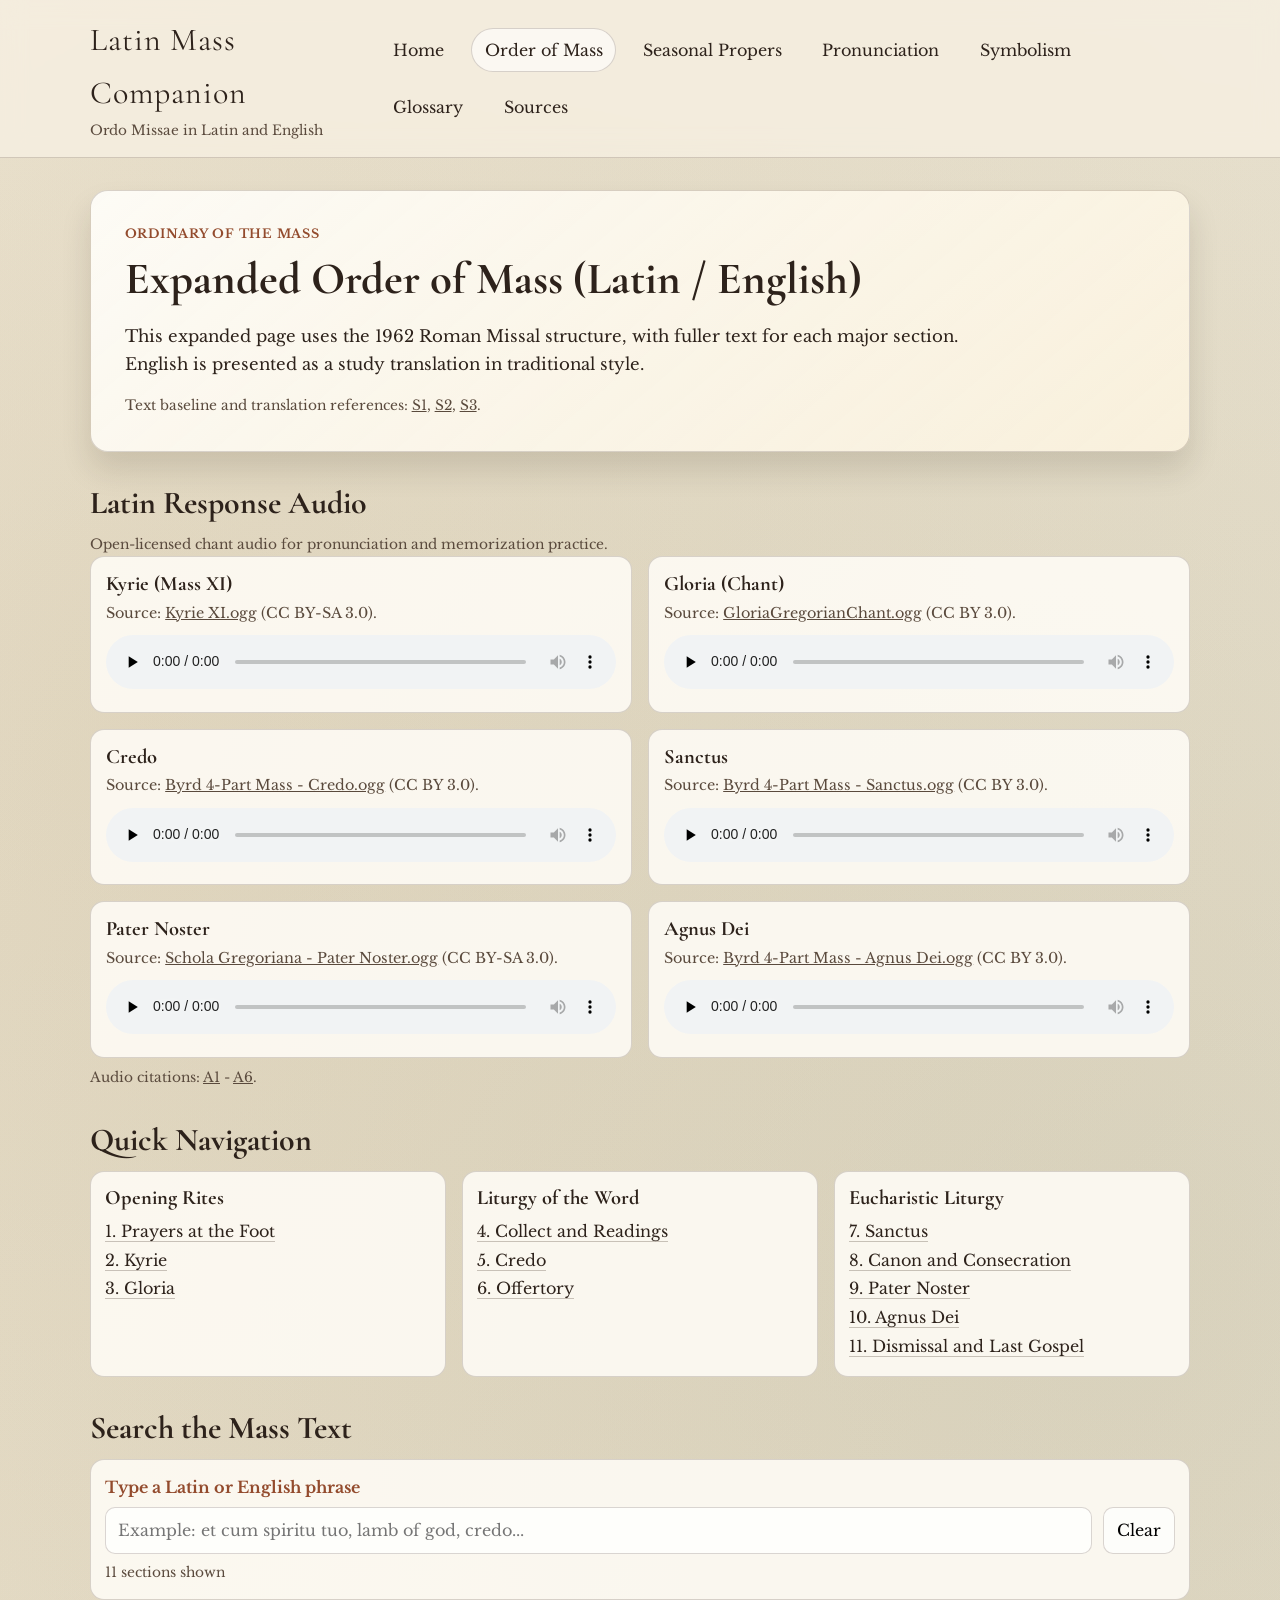
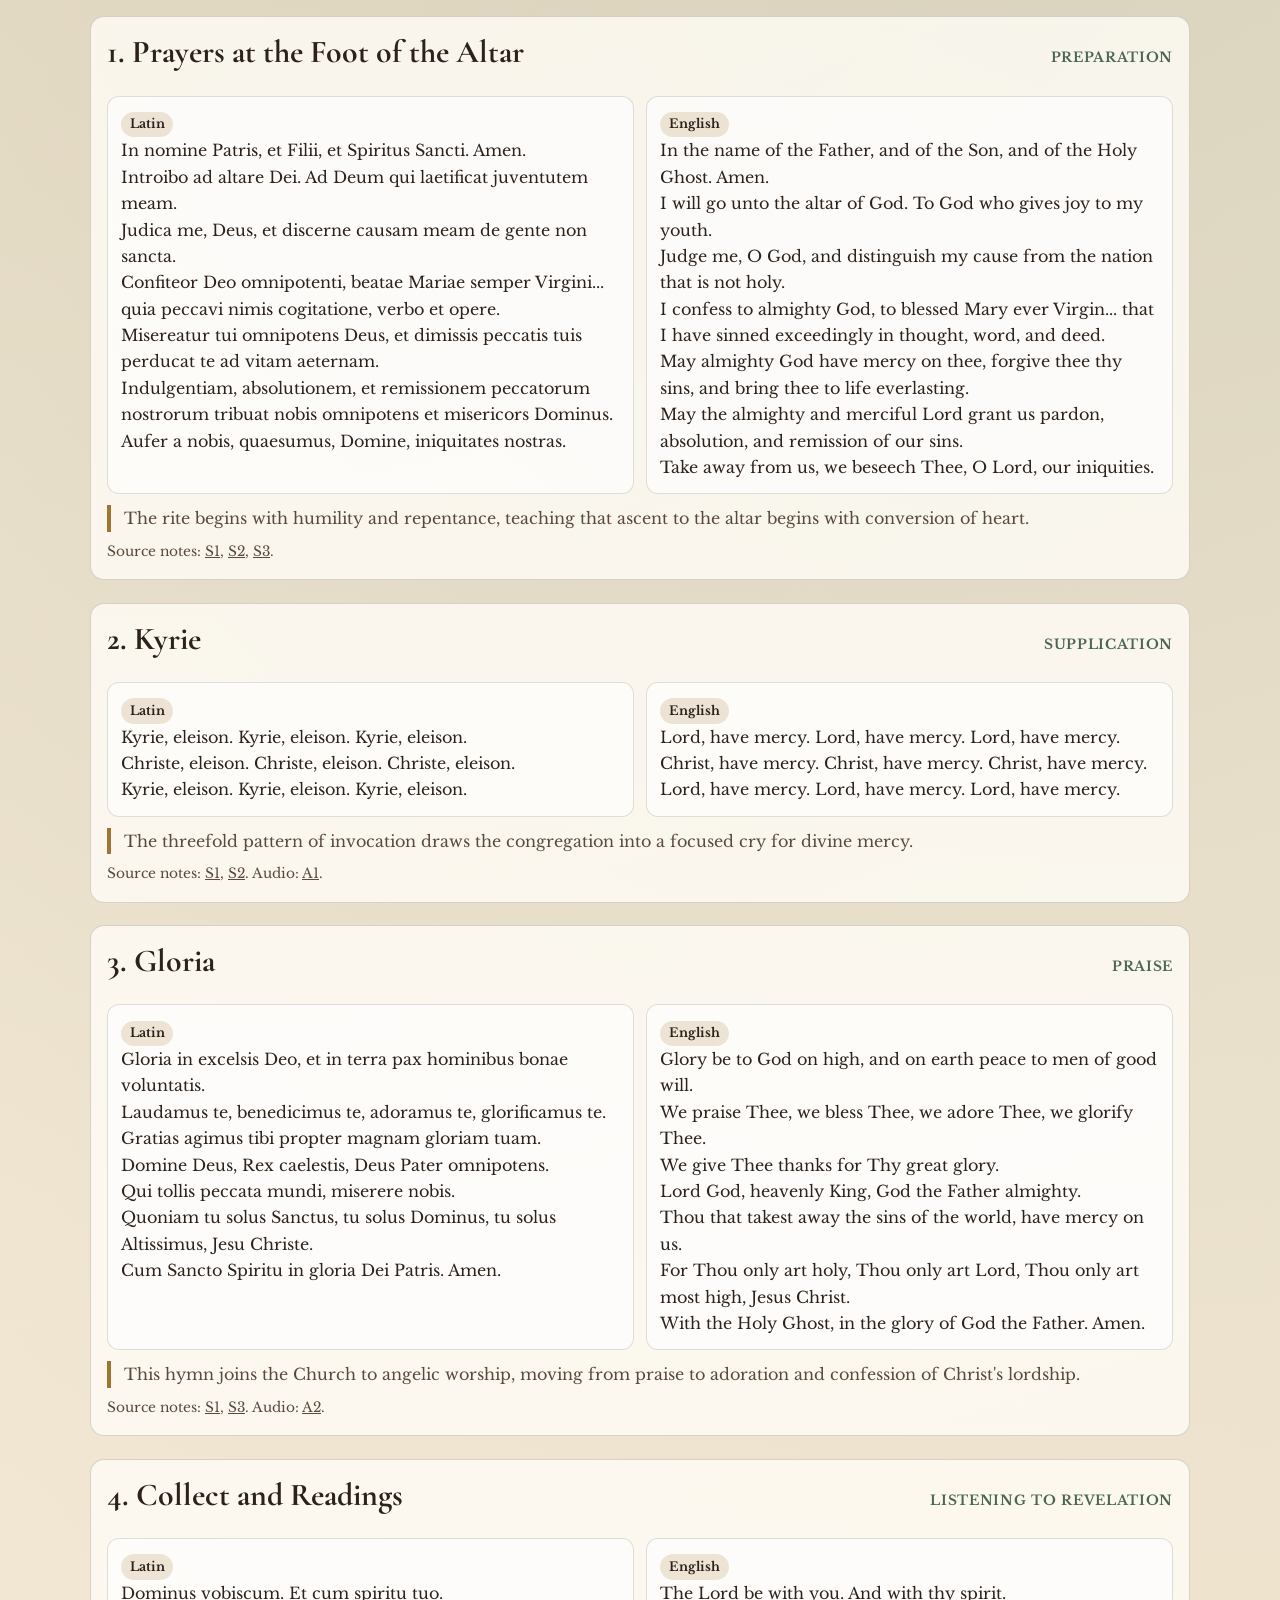
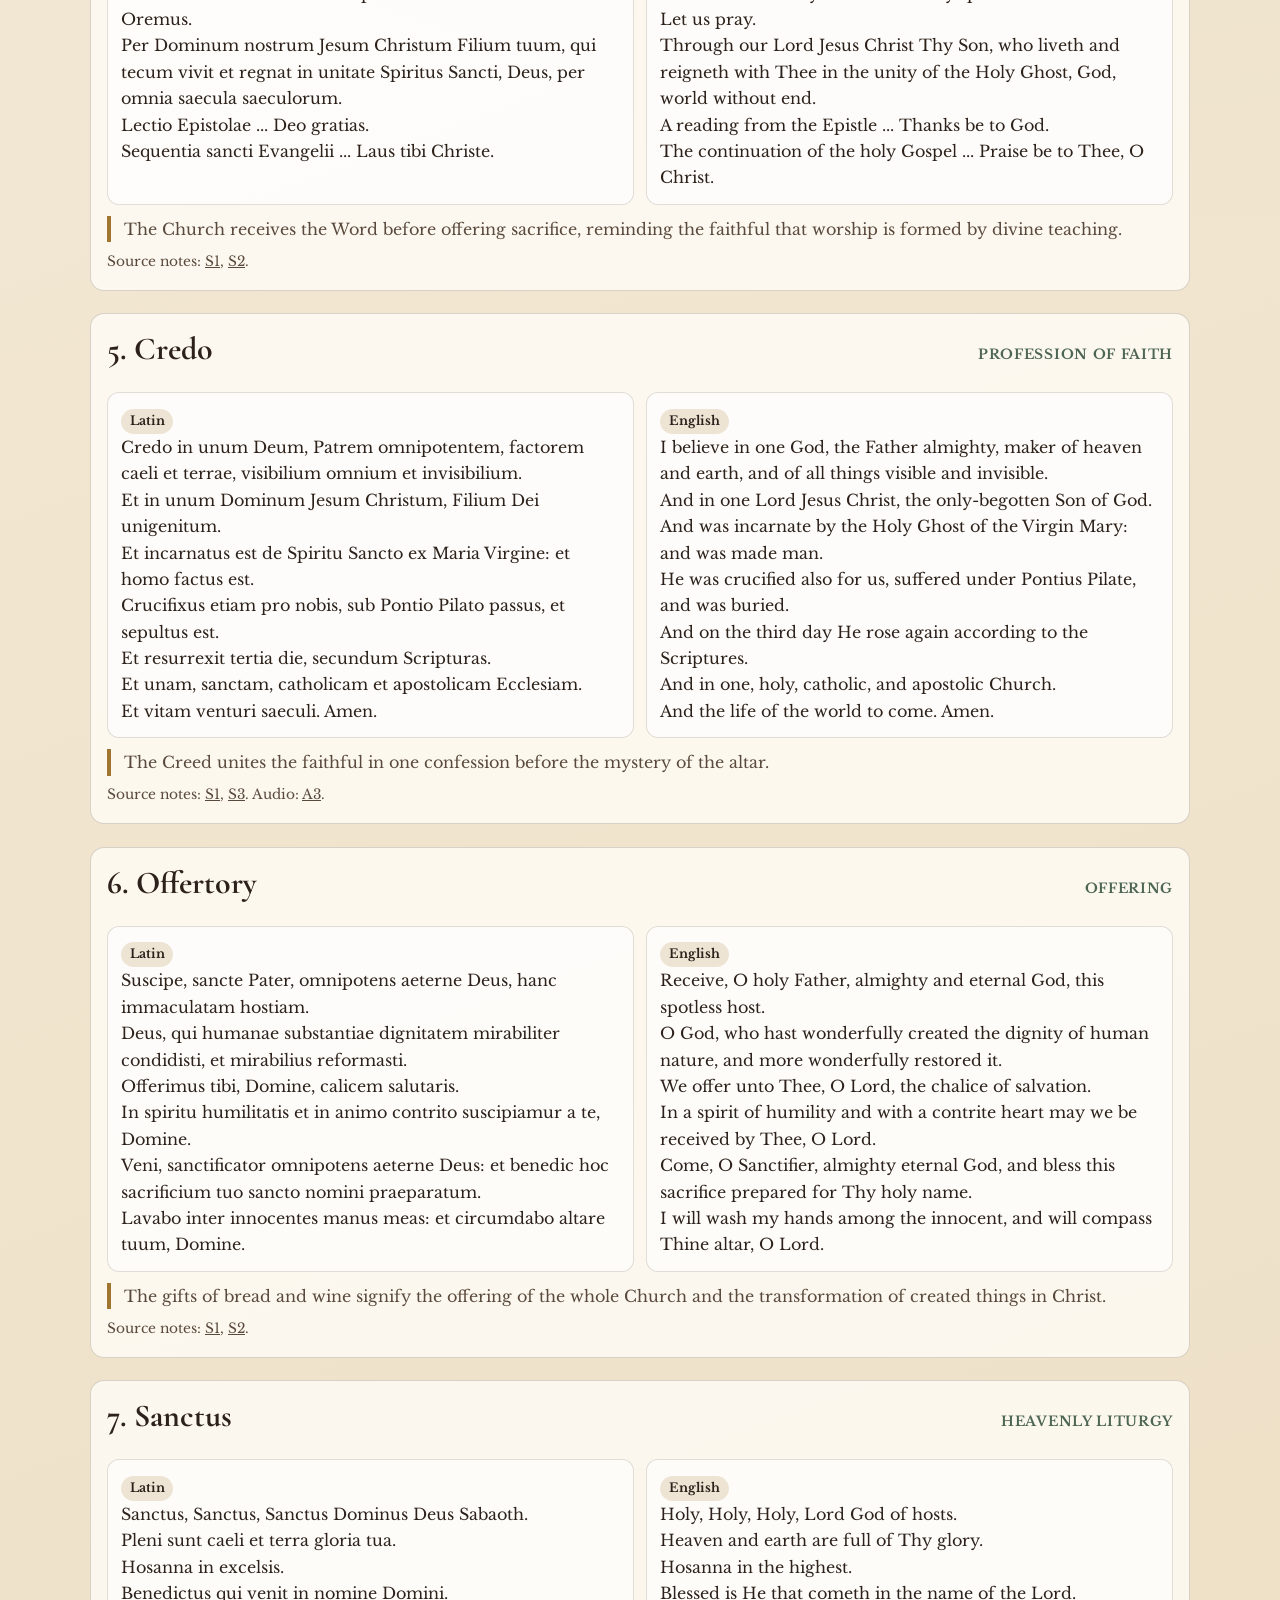
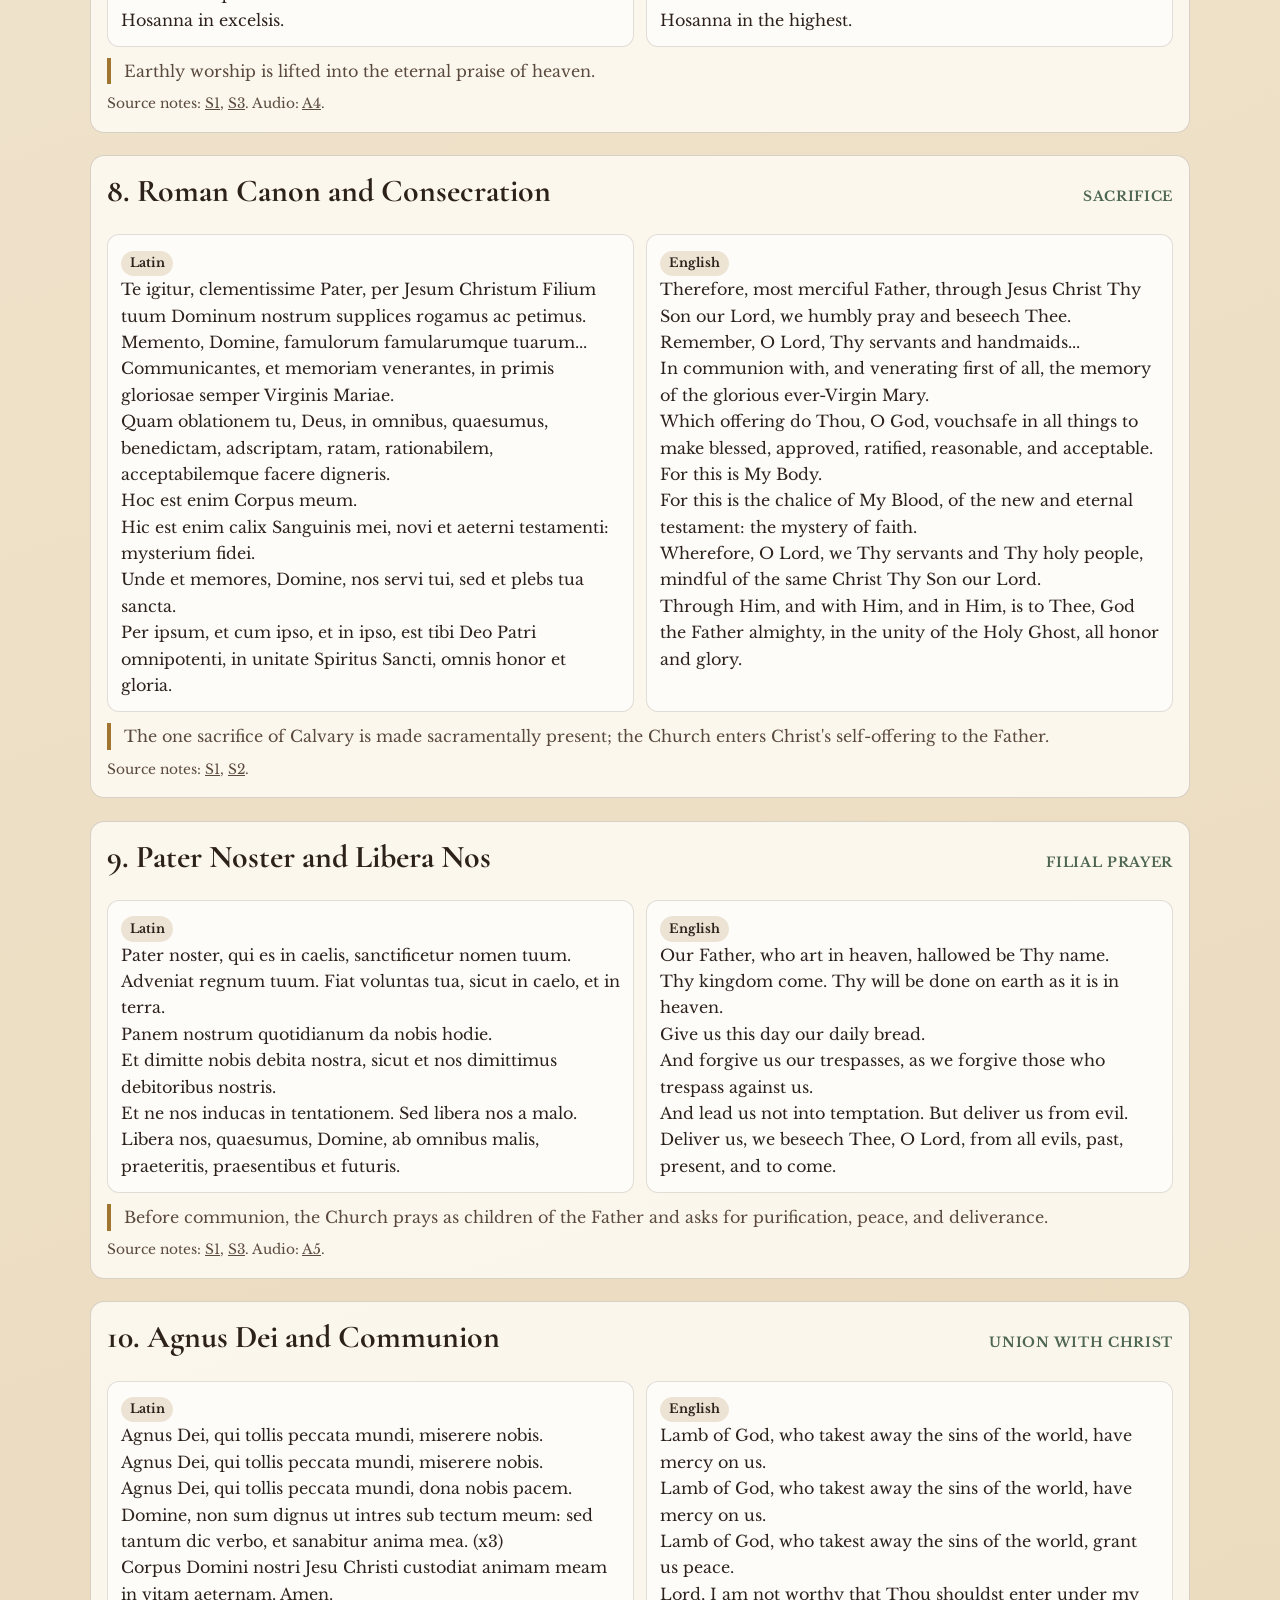
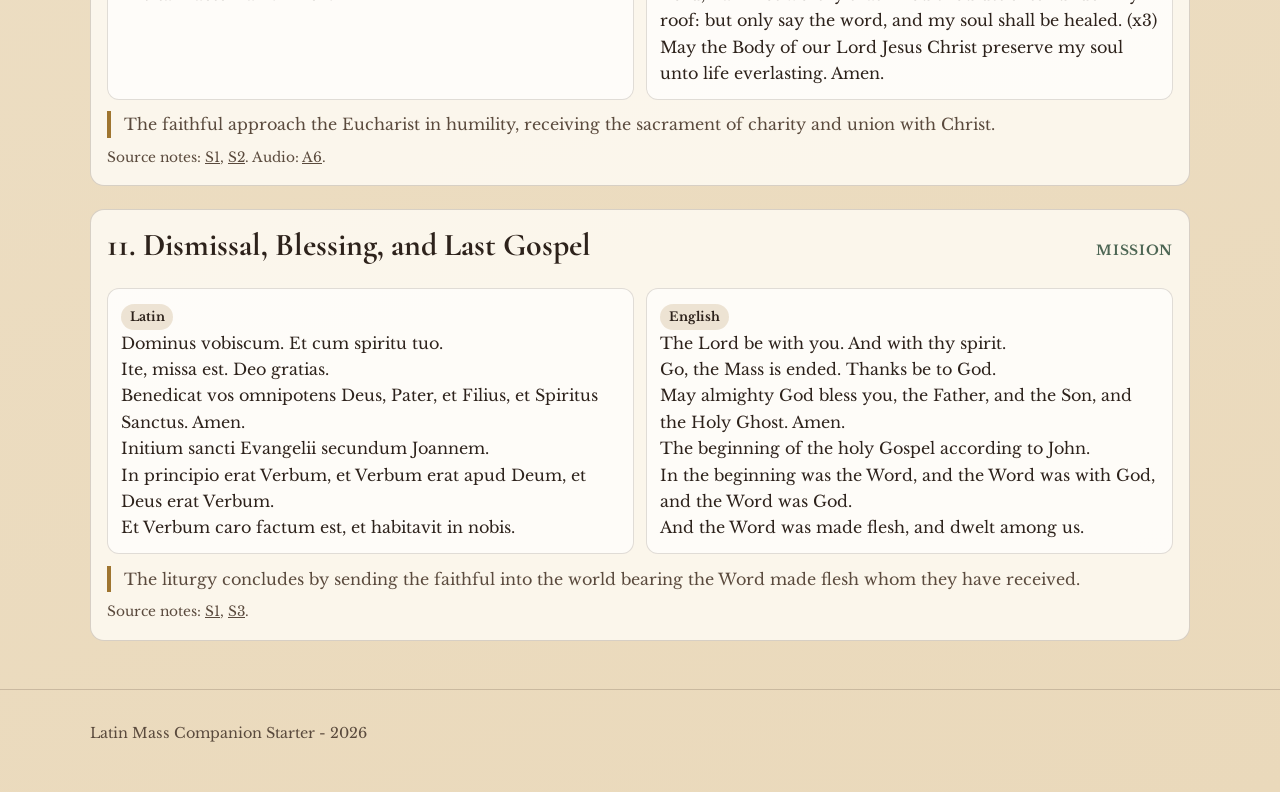
<file: parts/order-of-mass.html>
<!doctype html>
<html lang="en">
  <head>
    <meta charset="utf-8">
    <meta name="viewport" content="width=device-width, initial-scale=1">
    <title>Order of Mass | Latin Mass Companion</title>
    <meta name="description" content="Expanded Order of Mass with side-by-side Latin and English, audio clips, and source notes.">
    <link rel="preconnect" href="https://fonts.googleapis.com">
    <link rel="preconnect" href="https://fonts.gstatic.com" crossorigin>
    <link href="https://fonts.googleapis.com/css2?family=Cormorant+Garamond:wght@500;600;700&family=Libre+Baskerville:wght@400;700&display=swap" rel="stylesheet">
    <link rel="stylesheet" href="../assets/css/styles.css">
  </head>
  <body>
    <header class="site-header">
      <div class="page-wrap">
        <a class="brand" href="../index.html">
          <p class="brand-title">Latin Mass Companion</p>
          <p class="brand-sub">Ordo Missae in Latin and English</p>
        </a>
        <button class="nav-toggle" data-nav-toggle aria-expanded="false" aria-controls="site-nav">Menu</button>
        <nav class="site-nav" id="site-nav" data-nav>
          <a href="../index.html">Home</a>
          <a href="order-of-mass.html">Order of Mass</a>
          <a href="seasonal-propers.html">Seasonal Propers</a>
          <a href="pronunciation-guide.html">Pronunciation</a>
          <a href="symbolism-guide.html">Symbolism</a>
          <a href="glossary.html">Glossary</a>
          <a href="sources.html">Sources</a>
        </nav>
      </div>
    </header>

    <main class="page-wrap">
      <section class="hero reveal">
        <p class="kicker">Ordinary of the Mass</p>
        <h1>Expanded Order of Mass (Latin / English)</h1>
        <p class="lead">
          This expanded page uses the 1962 Roman Missal structure, with fuller text for each major section.
          English is presented as a study translation in traditional style.
        </p>
        <p class="source-note">
          Text baseline and translation references: <a href="sources.html#s1">S1</a>, <a href="sources.html#s2">S2</a>, <a href="sources.html#s3">S3</a>.
        </p>
      </section>

      <section class="section reveal" style="animation-delay: 0.1s;">
        <h2>Latin Response Audio</h2>
        <p class="photo-note">
          Open-licensed chant audio for pronunciation and memorization practice.
        </p>
        <div class="audio-grid">
          <article class="audio-card">
            <h3>Kyrie (Mass XI)</h3>
            <p>Source: <a href="https://commons.wikimedia.org/wiki/File:Kyrie_XI.ogg">Kyrie XI.ogg</a> (CC BY-SA 3.0).</p>
            <audio controls preload="none">
              <source src="https://commons.wikimedia.org/wiki/Special:FilePath/Kyrie_XI.ogg" type="audio/ogg">
            </audio>
          </article>
          <article class="audio-card">
            <h3>Gloria (Chant)</h3>
            <p>Source: <a href="https://commons.wikimedia.org/wiki/File:GloriaGregorianChant.ogg">GloriaGregorianChant.ogg</a> (CC BY 3.0).</p>
            <audio controls preload="none">
              <source src="https://commons.wikimedia.org/wiki/Special:FilePath/GloriaGregorianChant.ogg" type="audio/ogg">
            </audio>
          </article>
          <article class="audio-card">
            <h3>Credo</h3>
            <p>Source: <a href="https://commons.wikimedia.org/wiki/File:Byrd_4-Part_Mass_-_Credo.ogg">Byrd 4-Part Mass - Credo.ogg</a> (CC BY 3.0).</p>
            <audio controls preload="none">
              <source src="https://commons.wikimedia.org/wiki/Special:FilePath/Byrd_4-Part_Mass_-_Credo.ogg" type="audio/ogg">
            </audio>
          </article>
          <article class="audio-card">
            <h3>Sanctus</h3>
            <p>Source: <a href="https://commons.wikimedia.org/wiki/File:Byrd_4-Part_Mass_-_Sanctus.ogg">Byrd 4-Part Mass - Sanctus.ogg</a> (CC BY 3.0).</p>
            <audio controls preload="none">
              <source src="https://commons.wikimedia.org/wiki/Special:FilePath/Byrd_4-Part_Mass_-_Sanctus.ogg" type="audio/ogg">
            </audio>
          </article>
          <article class="audio-card">
            <h3>Pater Noster</h3>
            <p>Source: <a href="https://commons.wikimedia.org/wiki/File:Schola_Gregoriana-Pater_Noster.ogg">Schola Gregoriana - Pater Noster.ogg</a> (CC BY-SA 3.0).</p>
            <audio controls preload="none">
              <source src="https://commons.wikimedia.org/wiki/Special:FilePath/Schola_Gregoriana-Pater_Noster.ogg" type="audio/ogg">
            </audio>
          </article>
          <article class="audio-card">
            <h3>Agnus Dei</h3>
            <p>Source: <a href="https://commons.wikimedia.org/wiki/File:Byrd_4-Part_Mass_-_Agnus_Dei.ogg">Byrd 4-Part Mass - Agnus Dei.ogg</a> (CC BY 3.0).</p>
            <audio controls preload="none">
              <source src="https://commons.wikimedia.org/wiki/Special:FilePath/Byrd_4-Part_Mass_-_Agnus_Dei.ogg" type="audio/ogg">
            </audio>
          </article>
        </div>
        <p class="source-note">Audio citations: <a href="sources.html#a1">A1</a> - <a href="sources.html#a6">A6</a>.</p>
      </section>

      <section class="section reveal" style="animation-delay: 0.2s;">
        <h2>Quick Navigation</h2>
        <div class="toc-grid">
          <article class="toc-card">
            <h3>Opening Rites</h3>
            <p><a href="#part-1">1. Prayers at the Foot</a></p>
            <p><a href="#part-2">2. Kyrie</a></p>
            <p><a href="#part-3">3. Gloria</a></p>
          </article>
          <article class="toc-card">
            <h3>Liturgy of the Word</h3>
            <p><a href="#part-4">4. Collect and Readings</a></p>
            <p><a href="#part-5">5. Credo</a></p>
            <p><a href="#part-6">6. Offertory</a></p>
          </article>
          <article class="toc-card">
            <h3>Eucharistic Liturgy</h3>
            <p><a href="#part-7">7. Sanctus</a></p>
            <p><a href="#part-8">8. Canon and Consecration</a></p>
            <p><a href="#part-9">9. Pater Noster</a></p>
            <p><a href="#part-10">10. Agnus Dei</a></p>
            <p><a href="#part-11">11. Dismissal and Last Gospel</a></p>
          </article>
        </div>
      </section>

      <section class="section reveal" style="animation-delay: 0.3s;" data-filter-group>
        <h2>Search the Mass Text</h2>
        <article class="search-panel">
          <p class="search-label">Type a Latin or English phrase</p>
          <div class="search-row">
            <input class="search-input" data-filter-input type="search" placeholder="Example: et cum spiritu tuo, lamb of god, credo..." aria-label="Search the Order of Mass text">
            <button class="search-clear" data-filter-clear type="button">Clear</button>
          </div>
          <p class="search-meta" data-filter-count></p>
        </article>

        <article id="part-1" class="mass-part" data-filter-target>
          <div class="part-heading">
            <h2>1. Prayers at the Foot of the Altar</h2>
            <p class="part-tag">Preparation</p>
          </div>
          <div class="parallel-text">
            <div class="language-block">
              <p class="language-label">Latin</p>
              <p>In nomine Patris, et Filii, et Spiritus Sancti. Amen.</p>
              <p>Introibo ad altare Dei. Ad Deum qui laetificat juventutem meam.</p>
              <p>Judica me, Deus, et discerne causam meam de gente non sancta.</p>
              <p>Confiteor Deo omnipotenti, beatae Mariae semper Virgini... quia peccavi nimis cogitatione, verbo et opere.</p>
              <p>Misereatur tui omnipotens Deus, et dimissis peccatis tuis perducat te ad vitam aeternam.</p>
              <p>Indulgentiam, absolutionem, et remissionem peccatorum nostrorum tribuat nobis omnipotens et misericors Dominus.</p>
              <p>Aufer a nobis, quaesumus, Domine, iniquitates nostras.</p>
            </div>
            <div class="language-block">
              <p class="language-label">English</p>
              <p>In the name of the Father, and of the Son, and of the Holy Ghost. Amen.</p>
              <p>I will go unto the altar of God. To God who gives joy to my youth.</p>
              <p>Judge me, O God, and distinguish my cause from the nation that is not holy.</p>
              <p>I confess to almighty God, to blessed Mary ever Virgin... that I have sinned exceedingly in thought, word, and deed.</p>
              <p>May almighty God have mercy on thee, forgive thee thy sins, and bring thee to life everlasting.</p>
              <p>May the almighty and merciful Lord grant us pardon, absolution, and remission of our sins.</p>
              <p>Take away from us, we beseech Thee, O Lord, our iniquities.</p>
            </div>
          </div>
          <p class="symbolism">The rite begins with humility and repentance, teaching that ascent to the altar begins with conversion of heart.</p>
          <p class="source-note">Source notes: <a href="sources.html#s1">S1</a>, <a href="sources.html#s2">S2</a>, <a href="sources.html#s3">S3</a>.</p>
        </article>

        <article id="part-2" class="mass-part" data-filter-target>
          <div class="part-heading">
            <h2>2. Kyrie</h2>
            <p class="part-tag">Supplication</p>
          </div>
          <div class="parallel-text">
            <div class="language-block">
              <p class="language-label">Latin</p>
              <p>Kyrie, eleison. Kyrie, eleison. Kyrie, eleison.</p>
              <p>Christe, eleison. Christe, eleison. Christe, eleison.</p>
              <p>Kyrie, eleison. Kyrie, eleison. Kyrie, eleison.</p>
            </div>
            <div class="language-block">
              <p class="language-label">English</p>
              <p>Lord, have mercy. Lord, have mercy. Lord, have mercy.</p>
              <p>Christ, have mercy. Christ, have mercy. Christ, have mercy.</p>
              <p>Lord, have mercy. Lord, have mercy. Lord, have mercy.</p>
            </div>
          </div>
          <p class="symbolism">The threefold pattern of invocation draws the congregation into a focused cry for divine mercy.</p>
          <p class="source-note">Source notes: <a href="sources.html#s1">S1</a>, <a href="sources.html#s2">S2</a>. Audio: <a href="sources.html#a1">A1</a>.</p>
        </article>

        <article id="part-3" class="mass-part" data-filter-target>
          <div class="part-heading">
            <h2>3. Gloria</h2>
            <p class="part-tag">Praise</p>
          </div>
          <div class="parallel-text">
            <div class="language-block">
              <p class="language-label">Latin</p>
              <p>Gloria in excelsis Deo, et in terra pax hominibus bonae voluntatis.</p>
              <p>Laudamus te, benedicimus te, adoramus te, glorificamus te.</p>
              <p>Gratias agimus tibi propter magnam gloriam tuam.</p>
              <p>Domine Deus, Rex caelestis, Deus Pater omnipotens.</p>
              <p>Qui tollis peccata mundi, miserere nobis.</p>
              <p>Quoniam tu solus Sanctus, tu solus Dominus, tu solus Altissimus, Jesu Christe.</p>
              <p>Cum Sancto Spiritu in gloria Dei Patris. Amen.</p>
            </div>
            <div class="language-block">
              <p class="language-label">English</p>
              <p>Glory be to God on high, and on earth peace to men of good will.</p>
              <p>We praise Thee, we bless Thee, we adore Thee, we glorify Thee.</p>
              <p>We give Thee thanks for Thy great glory.</p>
              <p>Lord God, heavenly King, God the Father almighty.</p>
              <p>Thou that takest away the sins of the world, have mercy on us.</p>
              <p>For Thou only art holy, Thou only art Lord, Thou only art most high, Jesus Christ.</p>
              <p>With the Holy Ghost, in the glory of God the Father. Amen.</p>
            </div>
          </div>
          <p class="symbolism">This hymn joins the Church to angelic worship, moving from praise to adoration and confession of Christ's lordship.</p>
          <p class="source-note">Source notes: <a href="sources.html#s1">S1</a>, <a href="sources.html#s3">S3</a>. Audio: <a href="sources.html#a2">A2</a>.</p>
        </article>

        <article id="part-4" class="mass-part" data-filter-target>
          <div class="part-heading">
            <h2>4. Collect and Readings</h2>
            <p class="part-tag">Listening to Revelation</p>
          </div>
          <div class="parallel-text">
            <div class="language-block">
              <p class="language-label">Latin</p>
              <p>Dominus vobiscum. Et cum spiritu tuo.</p>
              <p>Oremus.</p>
              <p>Per Dominum nostrum Jesum Christum Filium tuum, qui tecum vivit et regnat in unitate Spiritus Sancti, Deus, per omnia saecula saeculorum.</p>
              <p>Lectio Epistolae ... Deo gratias.</p>
              <p>Sequentia sancti Evangelii ... Laus tibi Christe.</p>
            </div>
            <div class="language-block">
              <p class="language-label">English</p>
              <p>The Lord be with you. And with thy spirit.</p>
              <p>Let us pray.</p>
              <p>Through our Lord Jesus Christ Thy Son, who liveth and reigneth with Thee in the unity of the Holy Ghost, God, world without end.</p>
              <p>A reading from the Epistle ... Thanks be to God.</p>
              <p>The continuation of the holy Gospel ... Praise be to Thee, O Christ.</p>
            </div>
          </div>
          <p class="symbolism">The Church receives the Word before offering sacrifice, reminding the faithful that worship is formed by divine teaching.</p>
          <p class="source-note">Source notes: <a href="sources.html#s1">S1</a>, <a href="sources.html#s2">S2</a>.</p>
        </article>

        <article id="part-5" class="mass-part" data-filter-target>
          <div class="part-heading">
            <h2>5. Credo</h2>
            <p class="part-tag">Profession of Faith</p>
          </div>
          <div class="parallel-text">
            <div class="language-block">
              <p class="language-label">Latin</p>
              <p>Credo in unum Deum, Patrem omnipotentem, factorem caeli et terrae, visibilium omnium et invisibilium.</p>
              <p>Et in unum Dominum Jesum Christum, Filium Dei unigenitum.</p>
              <p>Et incarnatus est de Spiritu Sancto ex Maria Virgine: et homo factus est.</p>
              <p>Crucifixus etiam pro nobis, sub Pontio Pilato passus, et sepultus est.</p>
              <p>Et resurrexit tertia die, secundum Scripturas.</p>
              <p>Et unam, sanctam, catholicam et apostolicam Ecclesiam.</p>
              <p>Et vitam venturi saeculi. Amen.</p>
            </div>
            <div class="language-block">
              <p class="language-label">English</p>
              <p>I believe in one God, the Father almighty, maker of heaven and earth, and of all things visible and invisible.</p>
              <p>And in one Lord Jesus Christ, the only-begotten Son of God.</p>
              <p>And was incarnate by the Holy Ghost of the Virgin Mary: and was made man.</p>
              <p>He was crucified also for us, suffered under Pontius Pilate, and was buried.</p>
              <p>And on the third day He rose again according to the Scriptures.</p>
              <p>And in one, holy, catholic, and apostolic Church.</p>
              <p>And the life of the world to come. Amen.</p>
            </div>
          </div>
          <p class="symbolism">The Creed unites the faithful in one confession before the mystery of the altar.</p>
          <p class="source-note">Source notes: <a href="sources.html#s1">S1</a>, <a href="sources.html#s3">S3</a>. Audio: <a href="sources.html#a3">A3</a>.</p>
        </article>

        <article id="part-6" class="mass-part" data-filter-target>
          <div class="part-heading">
            <h2>6. Offertory</h2>
            <p class="part-tag">Offering</p>
          </div>
          <div class="parallel-text">
            <div class="language-block">
              <p class="language-label">Latin</p>
              <p>Suscipe, sancte Pater, omnipotens aeterne Deus, hanc immaculatam hostiam.</p>
              <p>Deus, qui humanae substantiae dignitatem mirabiliter condidisti, et mirabilius reformasti.</p>
              <p>Offerimus tibi, Domine, calicem salutaris.</p>
              <p>In spiritu humilitatis et in animo contrito suscipiamur a te, Domine.</p>
              <p>Veni, sanctificator omnipotens aeterne Deus: et benedic hoc sacrificium tuo sancto nomini praeparatum.</p>
              <p>Lavabo inter innocentes manus meas: et circumdabo altare tuum, Domine.</p>
            </div>
            <div class="language-block">
              <p class="language-label">English</p>
              <p>Receive, O holy Father, almighty and eternal God, this spotless host.</p>
              <p>O God, who hast wonderfully created the dignity of human nature, and more wonderfully restored it.</p>
              <p>We offer unto Thee, O Lord, the chalice of salvation.</p>
              <p>In a spirit of humility and with a contrite heart may we be received by Thee, O Lord.</p>
              <p>Come, O Sanctifier, almighty eternal God, and bless this sacrifice prepared for Thy holy name.</p>
              <p>I will wash my hands among the innocent, and will compass Thine altar, O Lord.</p>
            </div>
          </div>
          <p class="symbolism">The gifts of bread and wine signify the offering of the whole Church and the transformation of created things in Christ.</p>
          <p class="source-note">Source notes: <a href="sources.html#s1">S1</a>, <a href="sources.html#s2">S2</a>.</p>
        </article>

        <article id="part-7" class="mass-part" data-filter-target>
          <div class="part-heading">
            <h2>7. Sanctus</h2>
            <p class="part-tag">Heavenly Liturgy</p>
          </div>
          <div class="parallel-text">
            <div class="language-block">
              <p class="language-label">Latin</p>
              <p>Sanctus, Sanctus, Sanctus Dominus Deus Sabaoth.</p>
              <p>Pleni sunt caeli et terra gloria tua.</p>
              <p>Hosanna in excelsis.</p>
              <p>Benedictus qui venit in nomine Domini.</p>
              <p>Hosanna in excelsis.</p>
            </div>
            <div class="language-block">
              <p class="language-label">English</p>
              <p>Holy, Holy, Holy, Lord God of hosts.</p>
              <p>Heaven and earth are full of Thy glory.</p>
              <p>Hosanna in the highest.</p>
              <p>Blessed is He that cometh in the name of the Lord.</p>
              <p>Hosanna in the highest.</p>
            </div>
          </div>
          <p class="symbolism">Earthly worship is lifted into the eternal praise of heaven.</p>
          <p class="source-note">Source notes: <a href="sources.html#s1">S1</a>, <a href="sources.html#s3">S3</a>. Audio: <a href="sources.html#a4">A4</a>.</p>
        </article>

        <article id="part-8" class="mass-part" data-filter-target>
          <div class="part-heading">
            <h2>8. Roman Canon and Consecration</h2>
            <p class="part-tag">Sacrifice</p>
          </div>
          <div class="parallel-text">
            <div class="language-block">
              <p class="language-label">Latin</p>
              <p>Te igitur, clementissime Pater, per Jesum Christum Filium tuum Dominum nostrum supplices rogamus ac petimus.</p>
              <p>Memento, Domine, famulorum famularumque tuarum...</p>
              <p>Communicantes, et memoriam venerantes, in primis gloriosae semper Virginis Mariae.</p>
              <p>Quam oblationem tu, Deus, in omnibus, quaesumus, benedictam, adscriptam, ratam, rationabilem, acceptabilemque facere digneris.</p>
              <p>Hoc est enim Corpus meum.</p>
              <p>Hic est enim calix Sanguinis mei, novi et aeterni testamenti: mysterium fidei.</p>
              <p>Unde et memores, Domine, nos servi tui, sed et plebs tua sancta.</p>
              <p>Per ipsum, et cum ipso, et in ipso, est tibi Deo Patri omnipotenti, in unitate Spiritus Sancti, omnis honor et gloria.</p>
            </div>
            <div class="language-block">
              <p class="language-label">English</p>
              <p>Therefore, most merciful Father, through Jesus Christ Thy Son our Lord, we humbly pray and beseech Thee.</p>
              <p>Remember, O Lord, Thy servants and handmaids...</p>
              <p>In communion with, and venerating first of all, the memory of the glorious ever-Virgin Mary.</p>
              <p>Which offering do Thou, O God, vouchsafe in all things to make blessed, approved, ratified, reasonable, and acceptable.</p>
              <p>For this is My Body.</p>
              <p>For this is the chalice of My Blood, of the new and eternal testament: the mystery of faith.</p>
              <p>Wherefore, O Lord, we Thy servants and Thy holy people, mindful of the same Christ Thy Son our Lord.</p>
              <p>Through Him, and with Him, and in Him, is to Thee, God the Father almighty, in the unity of the Holy Ghost, all honor and glory.</p>
            </div>
          </div>
          <p class="symbolism">The one sacrifice of Calvary is made sacramentally present; the Church enters Christ's self-offering to the Father.</p>
          <p class="source-note">Source notes: <a href="sources.html#s1">S1</a>, <a href="sources.html#s2">S2</a>.</p>
        </article>

        <article id="part-9" class="mass-part" data-filter-target>
          <div class="part-heading">
            <h2>9. Pater Noster and Libera Nos</h2>
            <p class="part-tag">Filial Prayer</p>
          </div>
          <div class="parallel-text">
            <div class="language-block">
              <p class="language-label">Latin</p>
              <p>Pater noster, qui es in caelis, sanctificetur nomen tuum.</p>
              <p>Adveniat regnum tuum. Fiat voluntas tua, sicut in caelo, et in terra.</p>
              <p>Panem nostrum quotidianum da nobis hodie.</p>
              <p>Et dimitte nobis debita nostra, sicut et nos dimittimus debitoribus nostris.</p>
              <p>Et ne nos inducas in tentationem. Sed libera nos a malo.</p>
              <p>Libera nos, quaesumus, Domine, ab omnibus malis, praeteritis, praesentibus et futuris.</p>
            </div>
            <div class="language-block">
              <p class="language-label">English</p>
              <p>Our Father, who art in heaven, hallowed be Thy name.</p>
              <p>Thy kingdom come. Thy will be done on earth as it is in heaven.</p>
              <p>Give us this day our daily bread.</p>
              <p>And forgive us our trespasses, as we forgive those who trespass against us.</p>
              <p>And lead us not into temptation. But deliver us from evil.</p>
              <p>Deliver us, we beseech Thee, O Lord, from all evils, past, present, and to come.</p>
            </div>
          </div>
          <p class="symbolism">Before communion, the Church prays as children of the Father and asks for purification, peace, and deliverance.</p>
          <p class="source-note">Source notes: <a href="sources.html#s1">S1</a>, <a href="sources.html#s3">S3</a>. Audio: <a href="sources.html#a5">A5</a>.</p>
        </article>

        <article id="part-10" class="mass-part" data-filter-target>
          <div class="part-heading">
            <h2>10. Agnus Dei and Communion</h2>
            <p class="part-tag">Union with Christ</p>
          </div>
          <div class="parallel-text">
            <div class="language-block">
              <p class="language-label">Latin</p>
              <p>Agnus Dei, qui tollis peccata mundi, miserere nobis.</p>
              <p>Agnus Dei, qui tollis peccata mundi, miserere nobis.</p>
              <p>Agnus Dei, qui tollis peccata mundi, dona nobis pacem.</p>
              <p>Domine, non sum dignus ut intres sub tectum meum: sed tantum dic verbo, et sanabitur anima mea. (x3)</p>
              <p>Corpus Domini nostri Jesu Christi custodiat animam meam in vitam aeternam. Amen.</p>
            </div>
            <div class="language-block">
              <p class="language-label">English</p>
              <p>Lamb of God, who takest away the sins of the world, have mercy on us.</p>
              <p>Lamb of God, who takest away the sins of the world, have mercy on us.</p>
              <p>Lamb of God, who takest away the sins of the world, grant us peace.</p>
              <p>Lord, I am not worthy that Thou shouldst enter under my roof: but only say the word, and my soul shall be healed. (x3)</p>
              <p>May the Body of our Lord Jesus Christ preserve my soul unto life everlasting. Amen.</p>
            </div>
          </div>
          <p class="symbolism">The faithful approach the Eucharist in humility, receiving the sacrament of charity and union with Christ.</p>
          <p class="source-note">Source notes: <a href="sources.html#s1">S1</a>, <a href="sources.html#s2">S2</a>. Audio: <a href="sources.html#a6">A6</a>.</p>
        </article>

        <article id="part-11" class="mass-part" data-filter-target>
          <div class="part-heading">
            <h2>11. Dismissal, Blessing, and Last Gospel</h2>
            <p class="part-tag">Mission</p>
          </div>
          <div class="parallel-text">
            <div class="language-block">
              <p class="language-label">Latin</p>
              <p>Dominus vobiscum. Et cum spiritu tuo.</p>
              <p>Ite, missa est. Deo gratias.</p>
              <p>Benedicat vos omnipotens Deus, Pater, et Filius, et Spiritus Sanctus. Amen.</p>
              <p>Initium sancti Evangelii secundum Joannem.</p>
              <p>In principio erat Verbum, et Verbum erat apud Deum, et Deus erat Verbum.</p>
              <p>Et Verbum caro factum est, et habitavit in nobis.</p>
            </div>
            <div class="language-block">
              <p class="language-label">English</p>
              <p>The Lord be with you. And with thy spirit.</p>
              <p>Go, the Mass is ended. Thanks be to God.</p>
              <p>May almighty God bless you, the Father, and the Son, and the Holy Ghost. Amen.</p>
              <p>The beginning of the holy Gospel according to John.</p>
              <p>In the beginning was the Word, and the Word was with God, and the Word was God.</p>
              <p>And the Word was made flesh, and dwelt among us.</p>
            </div>
          </div>
          <p class="symbolism">The liturgy concludes by sending the faithful into the world bearing the Word made flesh whom they have received.</p>
          <p class="source-note">Source notes: <a href="sources.html#s1">S1</a>, <a href="sources.html#s3">S3</a>.</p>
        </article>
      </section>
    </main>

    <footer class="footer">
      <div class="page-wrap">
        <p>Latin Mass Companion Starter - <span data-year></span></p>
      </div>
    </footer>

    <script src="../assets/js/site.js"></script>
  </body>
</html>
</file>
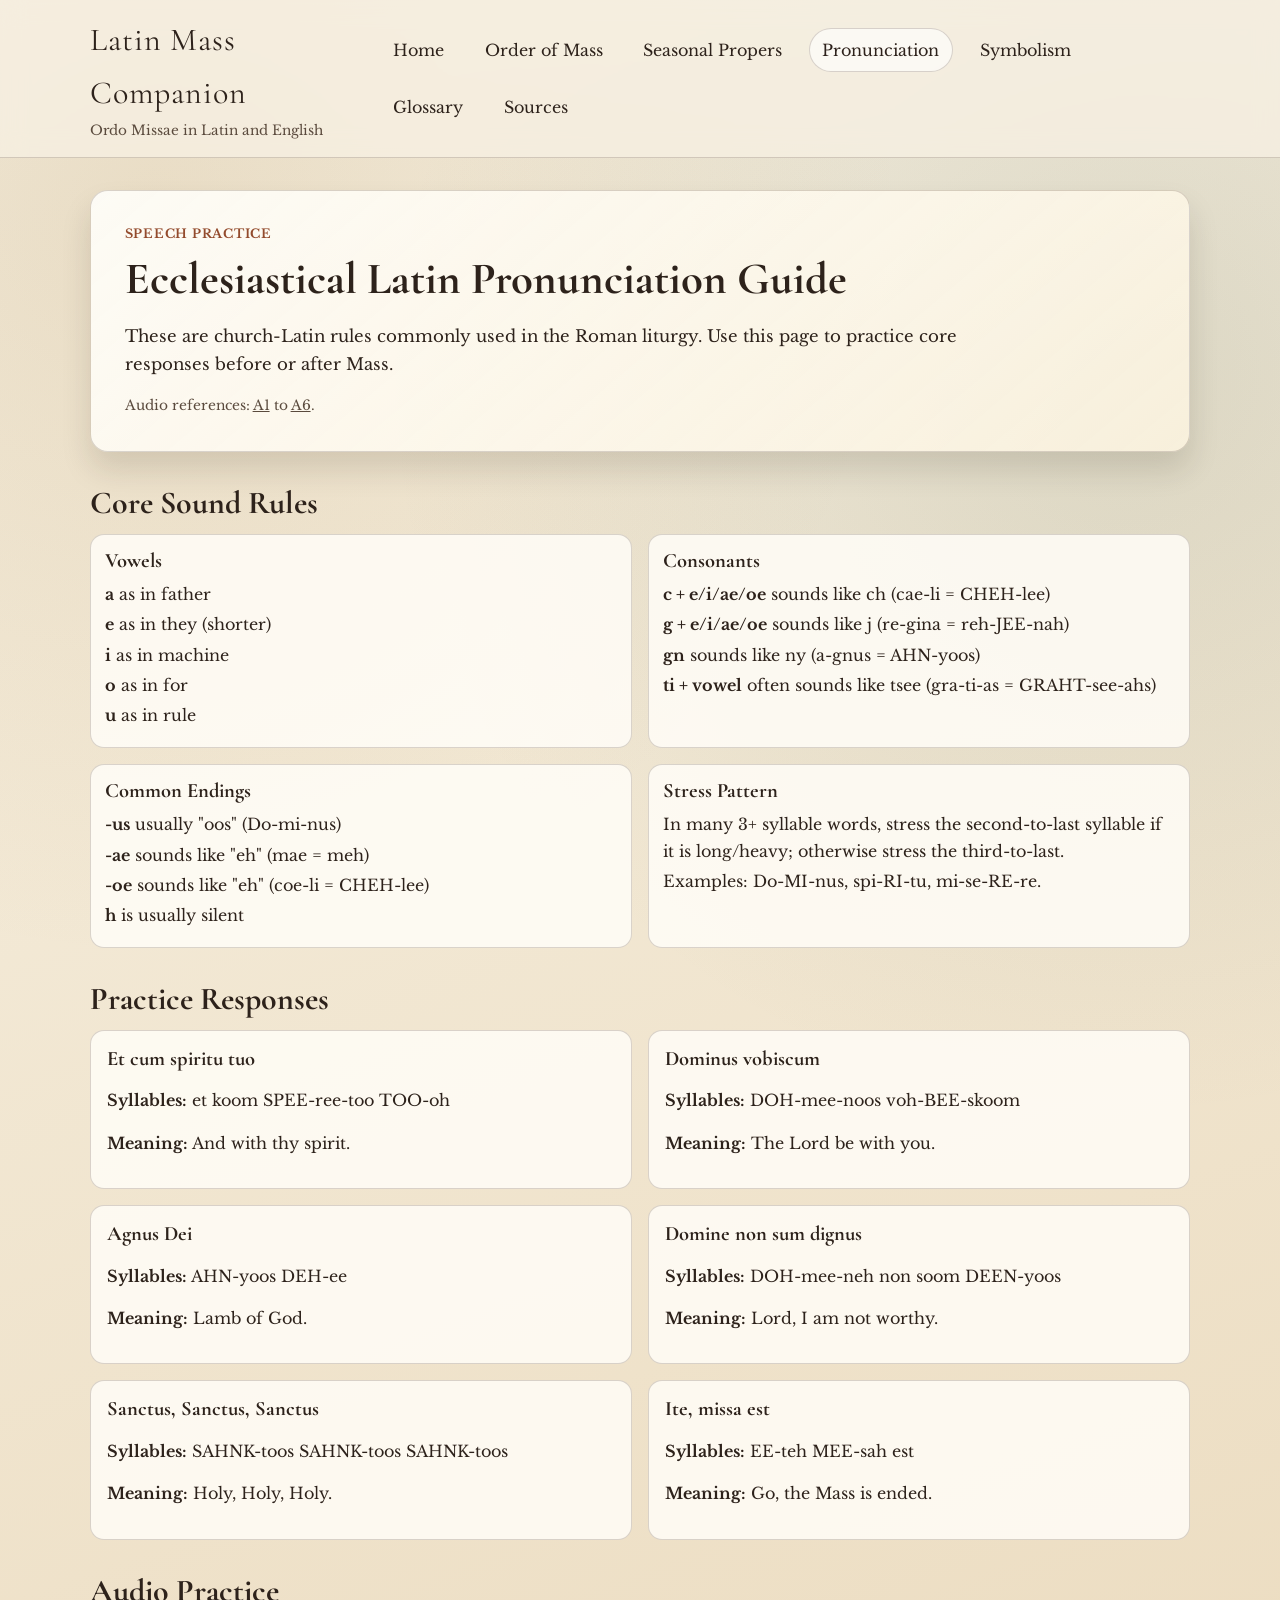
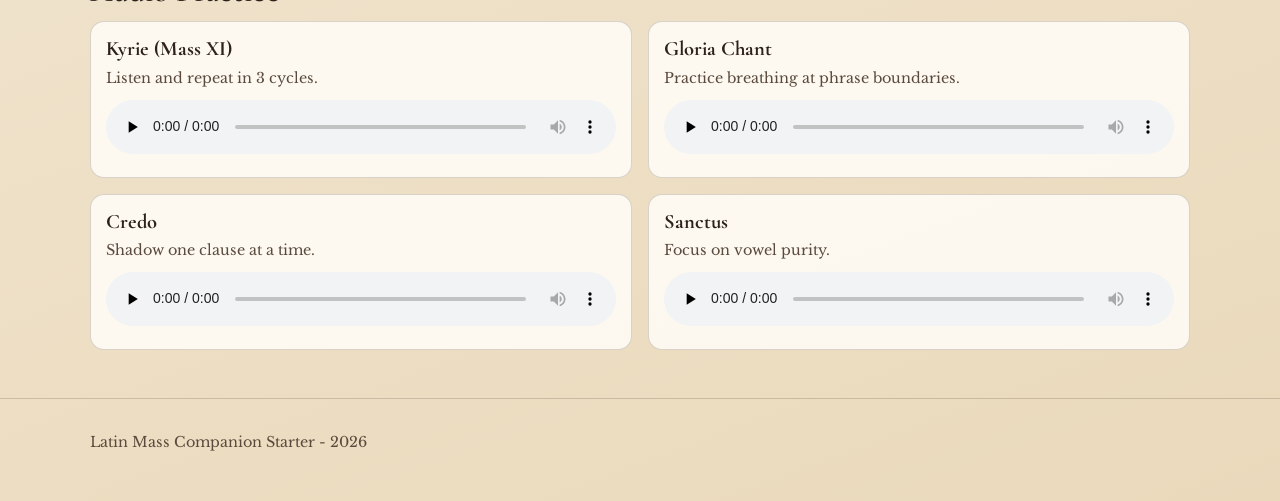
<file: parts/pronunciation-guide.html>
<!doctype html>
<html lang="en">
  <head>
    <meta charset="utf-8">
    <meta name="viewport" content="width=device-width, initial-scale=1">
    <title>Pronunciation Guide | Latin Mass Companion</title>
    <meta name="description" content="Ecclesiastical Latin pronunciation guide with common Mass phrases and audio practice.">
    <link rel="preconnect" href="https://fonts.googleapis.com">
    <link rel="preconnect" href="https://fonts.gstatic.com" crossorigin>
    <link href="https://fonts.googleapis.com/css2?family=Cormorant+Garamond:wght@500;600;700&family=Libre+Baskerville:wght@400;700&display=swap" rel="stylesheet">
    <link rel="stylesheet" href="../assets/css/styles.css">
  </head>
  <body>
    <header class="site-header">
      <div class="page-wrap">
        <a class="brand" href="../index.html">
          <p class="brand-title">Latin Mass Companion</p>
          <p class="brand-sub">Ordo Missae in Latin and English</p>
        </a>
        <button class="nav-toggle" data-nav-toggle aria-expanded="false" aria-controls="site-nav">Menu</button>
        <nav class="site-nav" id="site-nav" data-nav>
          <a href="../index.html">Home</a>
          <a href="order-of-mass.html">Order of Mass</a>
          <a href="seasonal-propers.html">Seasonal Propers</a>
          <a href="pronunciation-guide.html">Pronunciation</a>
          <a href="symbolism-guide.html">Symbolism</a>
          <a href="glossary.html">Glossary</a>
          <a href="sources.html">Sources</a>
        </nav>
      </div>
    </header>

    <main class="page-wrap">
      <section class="hero reveal">
        <p class="kicker">Speech Practice</p>
        <h1>Ecclesiastical Latin Pronunciation Guide</h1>
        <p class="lead">
          These are church-Latin rules commonly used in the Roman liturgy. Use this page to practice core responses before or after Mass.
        </p>
        <p class="source-note">Audio references: <a href="sources.html#a1">A1</a> to <a href="sources.html#a6">A6</a>.</p>
      </section>

      <section class="section reveal" style="animation-delay: 0.1s;">
        <h2>Core Sound Rules</h2>
        <div class="pronounce-grid">
          <article class="pronounce-card">
            <h3>Vowels</h3>
            <p><strong>a</strong> as in father</p>
            <p><strong>e</strong> as in they (shorter)</p>
            <p><strong>i</strong> as in machine</p>
            <p><strong>o</strong> as in for</p>
            <p><strong>u</strong> as in rule</p>
          </article>
          <article class="pronounce-card">
            <h3>Consonants</h3>
            <p><strong>c + e/i/ae/oe</strong> sounds like ch (cae-li = CHEH-lee)</p>
            <p><strong>g + e/i/ae/oe</strong> sounds like j (re-gina = reh-JEE-nah)</p>
            <p><strong>gn</strong> sounds like ny (a-gnus = AHN-yoos)</p>
            <p><strong>ti + vowel</strong> often sounds like tsee (gra-ti-as = GRAHT-see-ahs)</p>
          </article>
          <article class="pronounce-card">
            <h3>Common Endings</h3>
            <p><strong>-us</strong> usually "oos" (Do-mi-nus)</p>
            <p><strong>-ae</strong> sounds like "eh" (mae = meh)</p>
            <p><strong>-oe</strong> sounds like "eh" (coe-li = CHEH-lee)</p>
            <p><strong>h</strong> is usually silent</p>
          </article>
          <article class="pronounce-card">
            <h3>Stress Pattern</h3>
            <p>In many 3+ syllable words, stress the second-to-last syllable if it is long/heavy; otherwise stress the third-to-last.</p>
            <p>Examples: Do-MI-nus, spi-RI-tu, mi-se-RE-re.</p>
          </article>
        </div>
      </section>

      <section class="section reveal" style="animation-delay: 0.2s;">
        <h2>Practice Responses</h2>
        <div class="guides">
          <article class="guide-card">
            <h3>Et cum spiritu tuo</h3>
            <p><strong>Syllables:</strong> et koom SPEE-ree-too TOO-oh</p>
            <p><strong>Meaning:</strong> And with thy spirit.</p>
          </article>
          <article class="guide-card">
            <h3>Dominus vobiscum</h3>
            <p><strong>Syllables:</strong> DOH-mee-noos voh-BEE-skoom</p>
            <p><strong>Meaning:</strong> The Lord be with you.</p>
          </article>
          <article class="guide-card">
            <h3>Agnus Dei</h3>
            <p><strong>Syllables:</strong> AHN-yoos DEH-ee</p>
            <p><strong>Meaning:</strong> Lamb of God.</p>
          </article>
          <article class="guide-card">
            <h3>Domine non sum dignus</h3>
            <p><strong>Syllables:</strong> DOH-mee-neh non soom DEEN-yoos</p>
            <p><strong>Meaning:</strong> Lord, I am not worthy.</p>
          </article>
          <article class="guide-card">
            <h3>Sanctus, Sanctus, Sanctus</h3>
            <p><strong>Syllables:</strong> SAHNK-toos SAHNK-toos SAHNK-toos</p>
            <p><strong>Meaning:</strong> Holy, Holy, Holy.</p>
          </article>
          <article class="guide-card">
            <h3>Ite, missa est</h3>
            <p><strong>Syllables:</strong> EE-teh MEE-sah est</p>
            <p><strong>Meaning:</strong> Go, the Mass is ended.</p>
          </article>
        </div>
      </section>

      <section class="section reveal" style="animation-delay: 0.3s;">
        <h2>Audio Practice</h2>
        <div class="audio-grid">
          <article class="audio-card">
            <h3>Kyrie (Mass XI)</h3>
            <p>Listen and repeat in 3 cycles.</p>
            <audio controls preload="none">
              <source src="https://commons.wikimedia.org/wiki/Special:FilePath/Kyrie_XI.ogg" type="audio/ogg">
            </audio>
          </article>
          <article class="audio-card">
            <h3>Gloria Chant</h3>
            <p>Practice breathing at phrase boundaries.</p>
            <audio controls preload="none">
              <source src="https://commons.wikimedia.org/wiki/Special:FilePath/GloriaGregorianChant.ogg" type="audio/ogg">
            </audio>
          </article>
          <article class="audio-card">
            <h3>Credo</h3>
            <p>Shadow one clause at a time.</p>
            <audio controls preload="none">
              <source src="https://commons.wikimedia.org/wiki/Special:FilePath/Byrd_4-Part_Mass_-_Credo.ogg" type="audio/ogg">
            </audio>
          </article>
          <article class="audio-card">
            <h3>Sanctus</h3>
            <p>Focus on vowel purity.</p>
            <audio controls preload="none">
              <source src="https://commons.wikimedia.org/wiki/Special:FilePath/Byrd_4-Part_Mass_-_Sanctus.ogg" type="audio/ogg">
            </audio>
          </article>
        </div>
      </section>
    </main>

    <footer class="footer">
      <div class="page-wrap">
        <p>Latin Mass Companion Starter - <span data-year></span></p>
      </div>
    </footer>

    <script src="../assets/js/site.js"></script>
  </body>
</html>
</file>
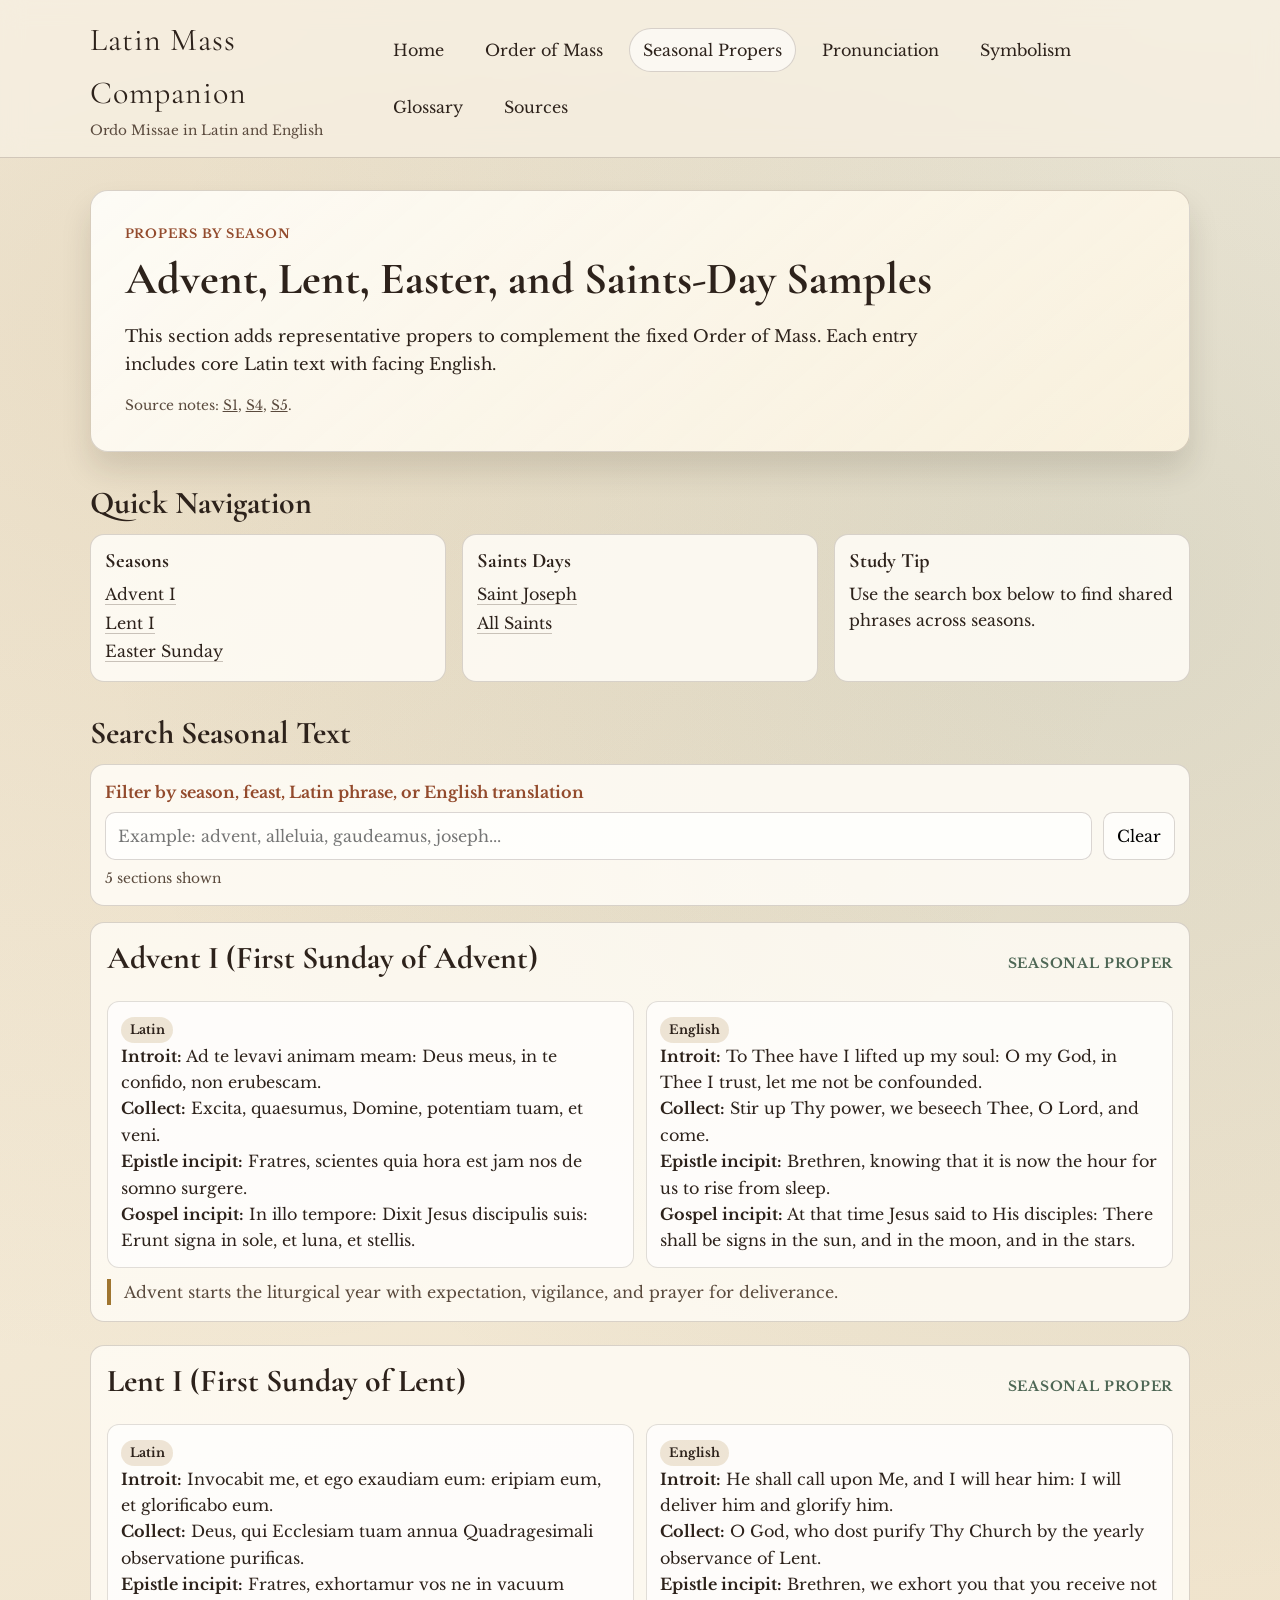
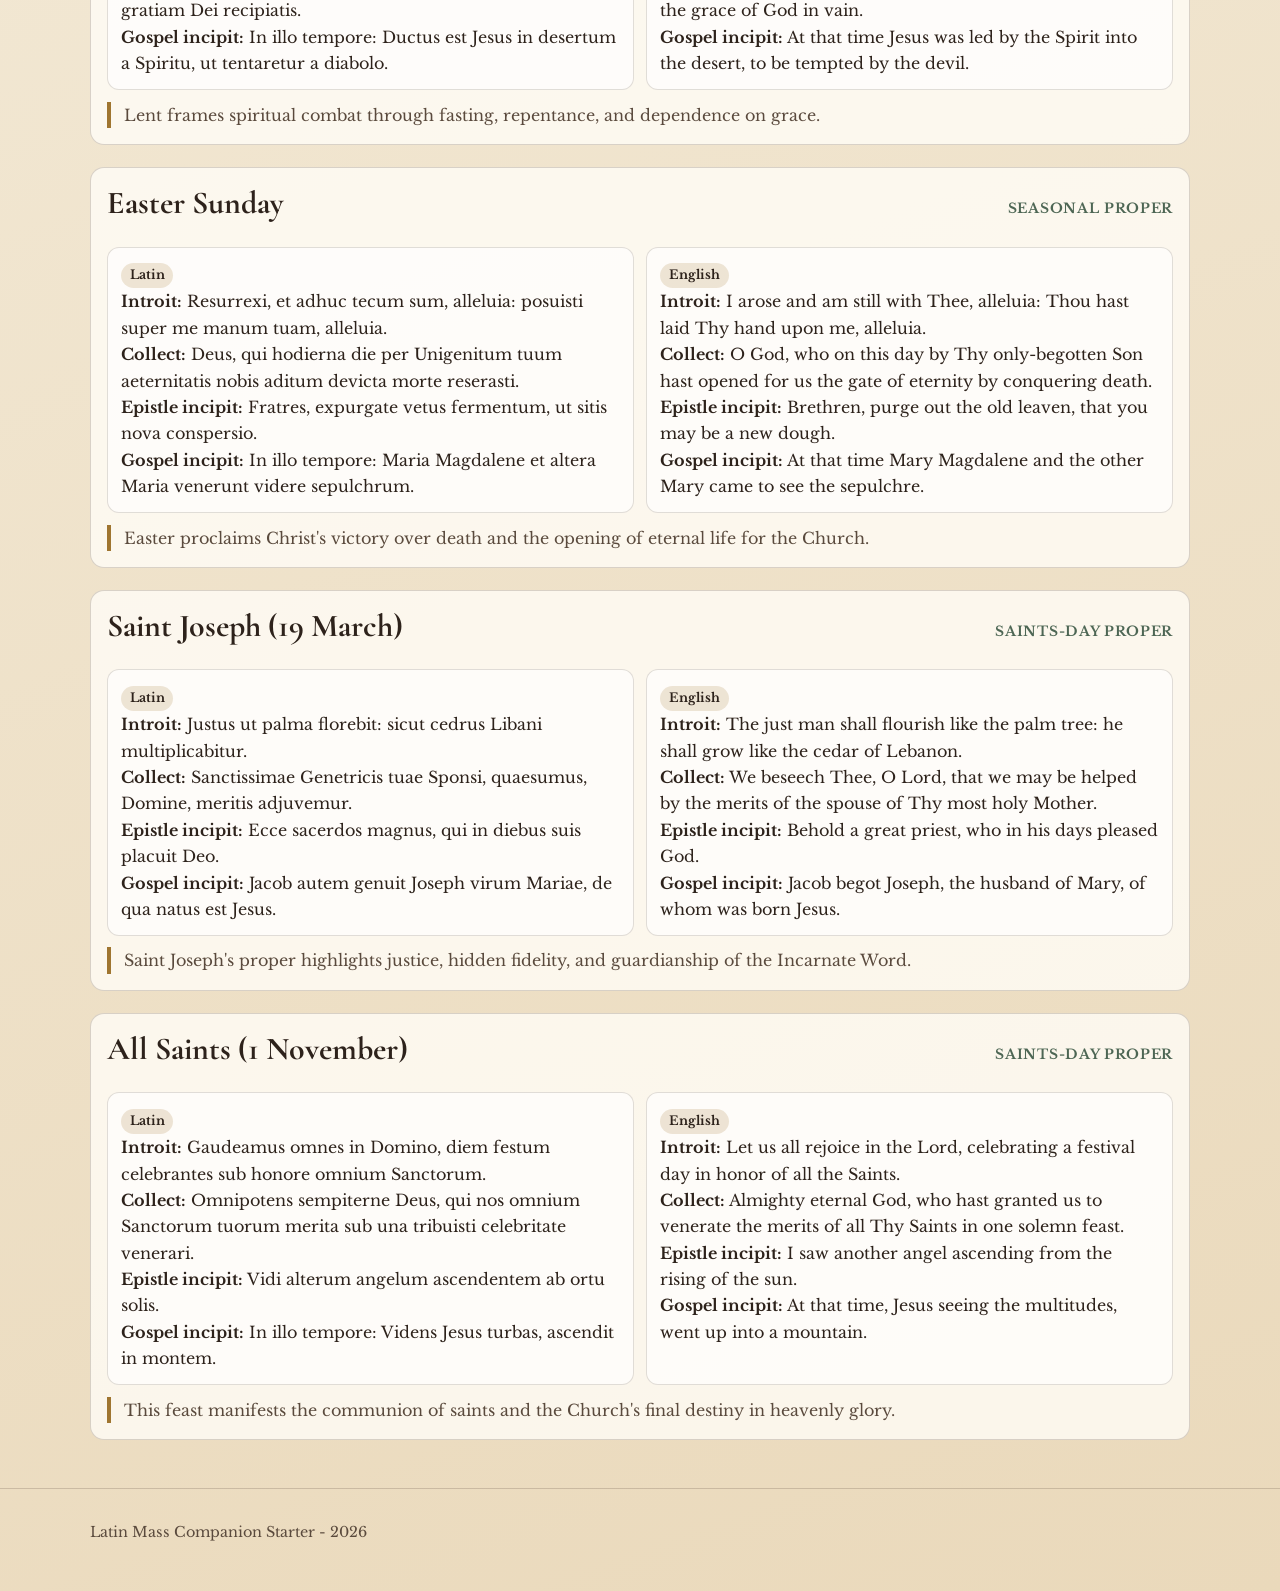
<file: parts/seasonal-propers.html>
<!doctype html>
<html lang="en">
  <head>
    <meta charset="utf-8">
    <meta name="viewport" content="width=device-width, initial-scale=1">
    <title>Seasonal Propers | Latin Mass Companion</title>
    <meta name="description" content="Sample Advent, Lent, Easter, and saints-day propers in Latin and English.">
    <link rel="preconnect" href="https://fonts.googleapis.com">
    <link rel="preconnect" href="https://fonts.gstatic.com" crossorigin>
    <link href="https://fonts.googleapis.com/css2?family=Cormorant+Garamond:wght@500;600;700&family=Libre+Baskerville:wght@400;700&display=swap" rel="stylesheet">
    <link rel="stylesheet" href="../assets/css/styles.css">
  </head>
  <body>
    <header class="site-header">
      <div class="page-wrap">
        <a class="brand" href="../index.html">
          <p class="brand-title">Latin Mass Companion</p>
          <p class="brand-sub">Ordo Missae in Latin and English</p>
        </a>
        <button class="nav-toggle" data-nav-toggle aria-expanded="false" aria-controls="site-nav">Menu</button>
        <nav class="site-nav" id="site-nav" data-nav>
          <a href="../index.html">Home</a>
          <a href="order-of-mass.html">Order of Mass</a>
          <a href="seasonal-propers.html">Seasonal Propers</a>
          <a href="pronunciation-guide.html">Pronunciation</a>
          <a href="symbolism-guide.html">Symbolism</a>
          <a href="glossary.html">Glossary</a>
          <a href="sources.html">Sources</a>
        </nav>
      </div>
    </header>

    <main class="page-wrap">
      <section class="hero reveal">
        <p class="kicker">Propers by Season</p>
        <h1>Advent, Lent, Easter, and Saints-Day Samples</h1>
        <p class="lead">
          This section adds representative propers to complement the fixed Order of Mass. Each entry includes core Latin text with facing English.
        </p>
        <p class="source-note">
          Source notes: <a href="sources.html#s1">S1</a>, <a href="sources.html#s4">S4</a>, <a href="sources.html#s5">S5</a>.
        </p>
      </section>

      <section class="section reveal" style="animation-delay: 0.1s;">
        <h2>Quick Navigation</h2>
        <div class="toc-grid">
          <article class="toc-card">
            <h3>Seasons</h3>
            <p><a href="#advent-i">Advent I</a></p>
            <p><a href="#lent-i">Lent I</a></p>
            <p><a href="#easter-sunday">Easter Sunday</a></p>
          </article>
          <article class="toc-card">
            <h3>Saints Days</h3>
            <p><a href="#st-joseph">Saint Joseph</a></p>
            <p><a href="#all-saints">All Saints</a></p>
          </article>
          <article class="toc-card">
            <h3>Study Tip</h3>
            <p>Use the search box below to find shared phrases across seasons.</p>
          </article>
        </div>
      </section>

      <section class="section reveal" style="animation-delay: 0.2s;" data-filter-group>
        <h2>Search Seasonal Text</h2>
        <article class="search-panel">
          <p class="search-label">Filter by season, feast, Latin phrase, or English translation</p>
          <div class="search-row">
            <input class="search-input" data-filter-input type="search" placeholder="Example: advent, alleluia, gaudeamus, joseph..." aria-label="Search seasonal propers">
            <button class="search-clear" data-filter-clear type="button">Clear</button>
          </div>
          <p class="search-meta" data-filter-count></p>
        </article>

        <article id="advent-i" class="mass-part" data-filter-target>
          <div class="part-heading">
            <h2>Advent I (First Sunday of Advent)</h2>
            <p class="part-tag">Seasonal Proper</p>
          </div>
          <div class="parallel-text">
            <div class="language-block">
              <p class="language-label">Latin</p>
              <p><strong>Introit:</strong> Ad te levavi animam meam: Deus meus, in te confido, non erubescam.</p>
              <p><strong>Collect:</strong> Excita, quaesumus, Domine, potentiam tuam, et veni.</p>
              <p><strong>Epistle incipit:</strong> Fratres, scientes quia hora est jam nos de somno surgere.</p>
              <p><strong>Gospel incipit:</strong> In illo tempore: Dixit Jesus discipulis suis: Erunt signa in sole, et luna, et stellis.</p>
            </div>
            <div class="language-block">
              <p class="language-label">English</p>
              <p><strong>Introit:</strong> To Thee have I lifted up my soul: O my God, in Thee I trust, let me not be confounded.</p>
              <p><strong>Collect:</strong> Stir up Thy power, we beseech Thee, O Lord, and come.</p>
              <p><strong>Epistle incipit:</strong> Brethren, knowing that it is now the hour for us to rise from sleep.</p>
              <p><strong>Gospel incipit:</strong> At that time Jesus said to His disciples: There shall be signs in the sun, and in the moon, and in the stars.</p>
            </div>
          </div>
          <p class="symbolism">Advent starts the liturgical year with expectation, vigilance, and prayer for deliverance.</p>
        </article>

        <article id="lent-i" class="mass-part" data-filter-target>
          <div class="part-heading">
            <h2>Lent I (First Sunday of Lent)</h2>
            <p class="part-tag">Seasonal Proper</p>
          </div>
          <div class="parallel-text">
            <div class="language-block">
              <p class="language-label">Latin</p>
              <p><strong>Introit:</strong> Invocabit me, et ego exaudiam eum: eripiam eum, et glorificabo eum.</p>
              <p><strong>Collect:</strong> Deus, qui Ecclesiam tuam annua Quadragesimali observatione purificas.</p>
              <p><strong>Epistle incipit:</strong> Fratres, exhortamur vos ne in vacuum gratiam Dei recipiatis.</p>
              <p><strong>Gospel incipit:</strong> In illo tempore: Ductus est Jesus in desertum a Spiritu, ut tentaretur a diabolo.</p>
            </div>
            <div class="language-block">
              <p class="language-label">English</p>
              <p><strong>Introit:</strong> He shall call upon Me, and I will hear him: I will deliver him and glorify him.</p>
              <p><strong>Collect:</strong> O God, who dost purify Thy Church by the yearly observance of Lent.</p>
              <p><strong>Epistle incipit:</strong> Brethren, we exhort you that you receive not the grace of God in vain.</p>
              <p><strong>Gospel incipit:</strong> At that time Jesus was led by the Spirit into the desert, to be tempted by the devil.</p>
            </div>
          </div>
          <p class="symbolism">Lent frames spiritual combat through fasting, repentance, and dependence on grace.</p>
        </article>

        <article id="easter-sunday" class="mass-part" data-filter-target>
          <div class="part-heading">
            <h2>Easter Sunday</h2>
            <p class="part-tag">Seasonal Proper</p>
          </div>
          <div class="parallel-text">
            <div class="language-block">
              <p class="language-label">Latin</p>
              <p><strong>Introit:</strong> Resurrexi, et adhuc tecum sum, alleluia: posuisti super me manum tuam, alleluia.</p>
              <p><strong>Collect:</strong> Deus, qui hodierna die per Unigenitum tuum aeternitatis nobis aditum devicta morte reserasti.</p>
              <p><strong>Epistle incipit:</strong> Fratres, expurgate vetus fermentum, ut sitis nova conspersio.</p>
              <p><strong>Gospel incipit:</strong> In illo tempore: Maria Magdalene et altera Maria venerunt videre sepulchrum.</p>
            </div>
            <div class="language-block">
              <p class="language-label">English</p>
              <p><strong>Introit:</strong> I arose and am still with Thee, alleluia: Thou hast laid Thy hand upon me, alleluia.</p>
              <p><strong>Collect:</strong> O God, who on this day by Thy only-begotten Son hast opened for us the gate of eternity by conquering death.</p>
              <p><strong>Epistle incipit:</strong> Brethren, purge out the old leaven, that you may be a new dough.</p>
              <p><strong>Gospel incipit:</strong> At that time Mary Magdalene and the other Mary came to see the sepulchre.</p>
            </div>
          </div>
          <p class="symbolism">Easter proclaims Christ's victory over death and the opening of eternal life for the Church.</p>
        </article>

        <article id="st-joseph" class="mass-part" data-filter-target>
          <div class="part-heading">
            <h2>Saint Joseph (19 March)</h2>
            <p class="part-tag">Saints-Day Proper</p>
          </div>
          <div class="parallel-text">
            <div class="language-block">
              <p class="language-label">Latin</p>
              <p><strong>Introit:</strong> Justus ut palma florebit: sicut cedrus Libani multiplicabitur.</p>
              <p><strong>Collect:</strong> Sanctissimae Genetricis tuae Sponsi, quaesumus, Domine, meritis adjuvemur.</p>
              <p><strong>Epistle incipit:</strong> Ecce sacerdos magnus, qui in diebus suis placuit Deo.</p>
              <p><strong>Gospel incipit:</strong> Jacob autem genuit Joseph virum Mariae, de qua natus est Jesus.</p>
            </div>
            <div class="language-block">
              <p class="language-label">English</p>
              <p><strong>Introit:</strong> The just man shall flourish like the palm tree: he shall grow like the cedar of Lebanon.</p>
              <p><strong>Collect:</strong> We beseech Thee, O Lord, that we may be helped by the merits of the spouse of Thy most holy Mother.</p>
              <p><strong>Epistle incipit:</strong> Behold a great priest, who in his days pleased God.</p>
              <p><strong>Gospel incipit:</strong> Jacob begot Joseph, the husband of Mary, of whom was born Jesus.</p>
            </div>
          </div>
          <p class="symbolism">Saint Joseph's proper highlights justice, hidden fidelity, and guardianship of the Incarnate Word.</p>
        </article>

        <article id="all-saints" class="mass-part" data-filter-target>
          <div class="part-heading">
            <h2>All Saints (1 November)</h2>
            <p class="part-tag">Saints-Day Proper</p>
          </div>
          <div class="parallel-text">
            <div class="language-block">
              <p class="language-label">Latin</p>
              <p><strong>Introit:</strong> Gaudeamus omnes in Domino, diem festum celebrantes sub honore omnium Sanctorum.</p>
              <p><strong>Collect:</strong> Omnipotens sempiterne Deus, qui nos omnium Sanctorum tuorum merita sub una tribuisti celebritate venerari.</p>
              <p><strong>Epistle incipit:</strong> Vidi alterum angelum ascendentem ab ortu solis.</p>
              <p><strong>Gospel incipit:</strong> In illo tempore: Videns Jesus turbas, ascendit in montem.</p>
            </div>
            <div class="language-block">
              <p class="language-label">English</p>
              <p><strong>Introit:</strong> Let us all rejoice in the Lord, celebrating a festival day in honor of all the Saints.</p>
              <p><strong>Collect:</strong> Almighty eternal God, who hast granted us to venerate the merits of all Thy Saints in one solemn feast.</p>
              <p><strong>Epistle incipit:</strong> I saw another angel ascending from the rising of the sun.</p>
              <p><strong>Gospel incipit:</strong> At that time, Jesus seeing the multitudes, went up into a mountain.</p>
            </div>
          </div>
          <p class="symbolism">This feast manifests the communion of saints and the Church's final destiny in heavenly glory.</p>
        </article>
      </section>
    </main>

    <footer class="footer">
      <div class="page-wrap">
        <p>Latin Mass Companion Starter - <span data-year></span></p>
      </div>
    </footer>

    <script src="../assets/js/site.js"></script>
  </body>
</html>
</file>
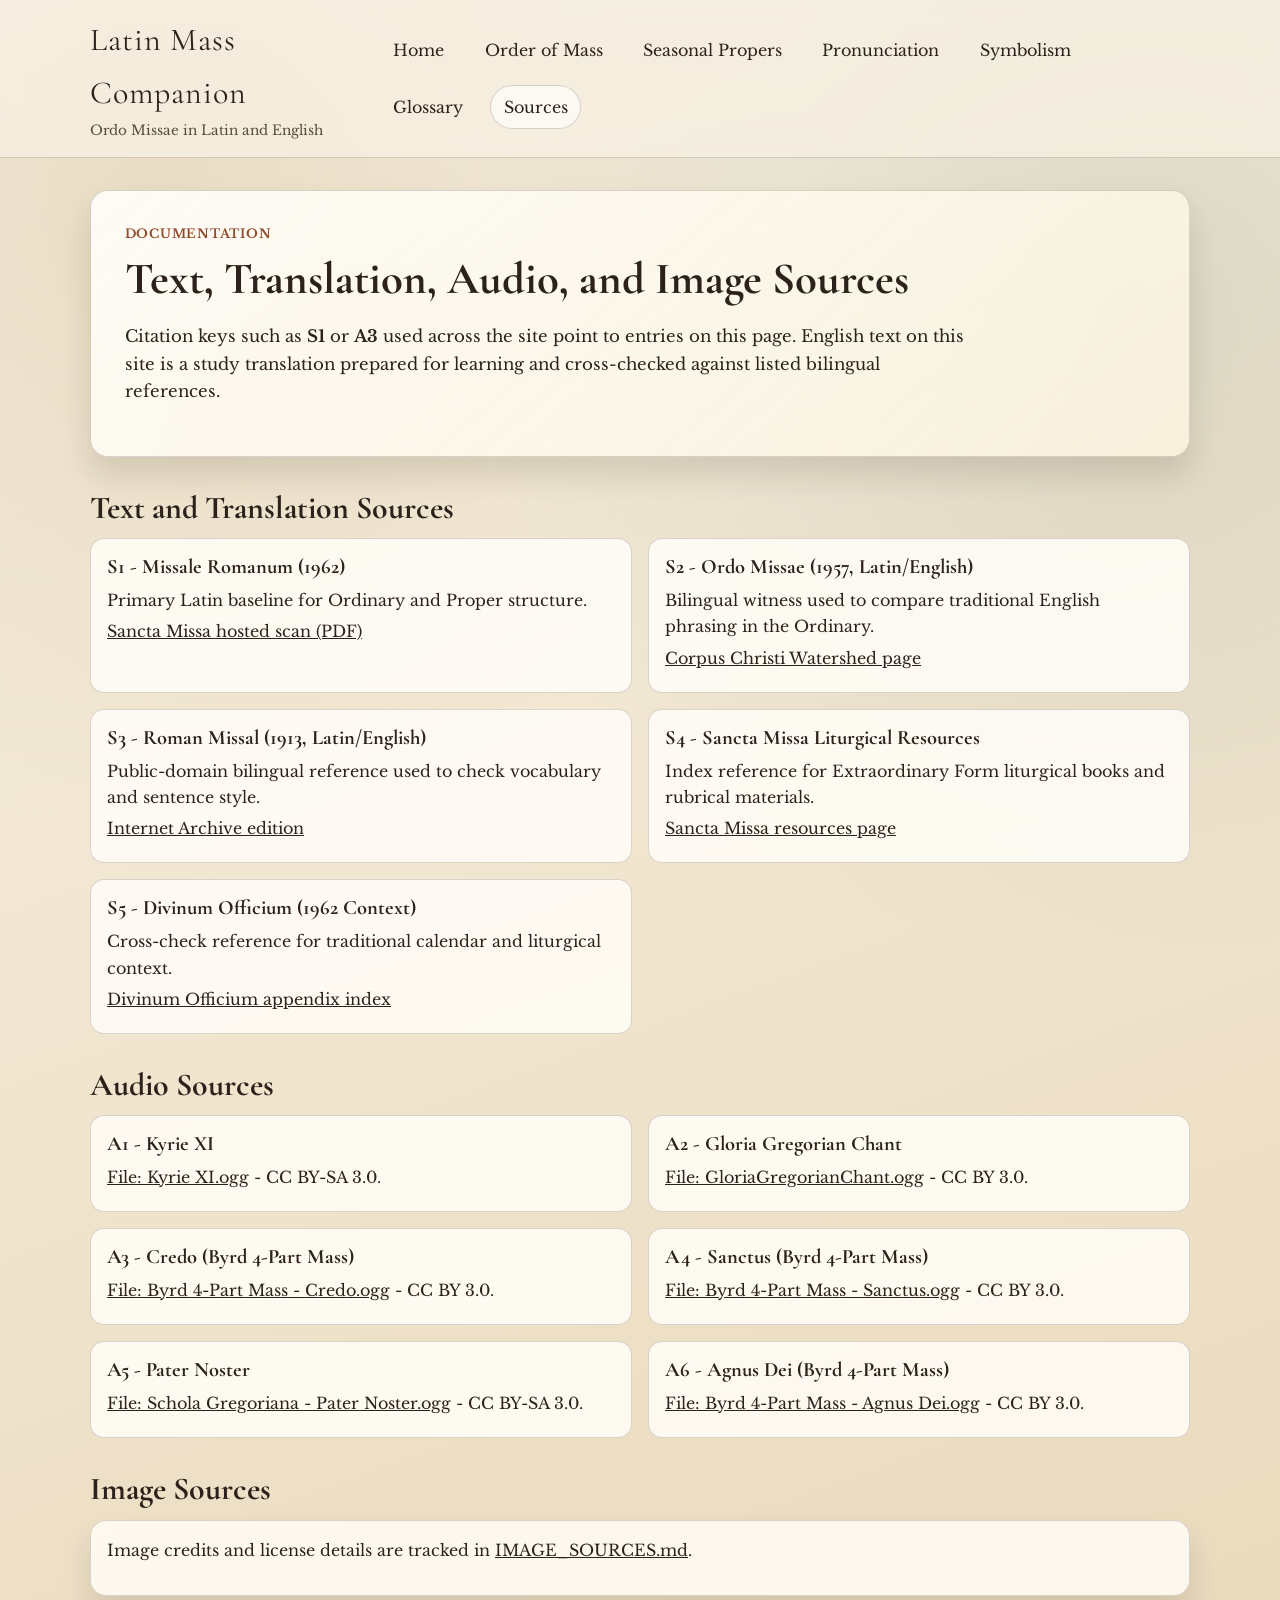
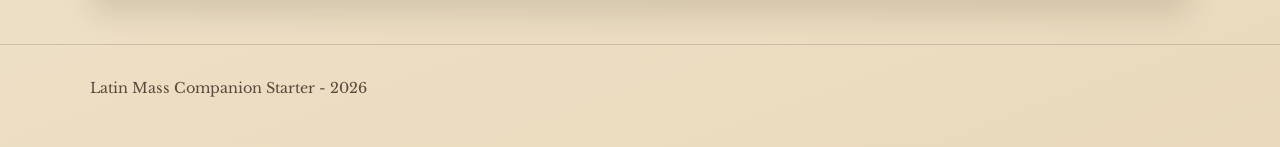
<file: parts/sources.html>
<!doctype html>
<html lang="en">
  <head>
    <meta charset="utf-8">
    <meta name="viewport" content="width=device-width, initial-scale=1">
    <title>Sources and Citations | Latin Mass Companion</title>
    <meta name="description" content="Source notes for Latin texts, English translations, audio pronunciation clips, and images.">
    <link rel="preconnect" href="https://fonts.googleapis.com">
    <link rel="preconnect" href="https://fonts.gstatic.com" crossorigin>
    <link href="https://fonts.googleapis.com/css2?family=Cormorant+Garamond:wght@500;600;700&family=Libre+Baskerville:wght@400;700&display=swap" rel="stylesheet">
    <link rel="stylesheet" href="../assets/css/styles.css">
  </head>
  <body>
    <header class="site-header">
      <div class="page-wrap">
        <a class="brand" href="../index.html">
          <p class="brand-title">Latin Mass Companion</p>
          <p class="brand-sub">Ordo Missae in Latin and English</p>
        </a>
        <button class="nav-toggle" data-nav-toggle aria-expanded="false" aria-controls="site-nav">Menu</button>
        <nav class="site-nav" id="site-nav" data-nav>
          <a href="../index.html">Home</a>
          <a href="order-of-mass.html">Order of Mass</a>
          <a href="seasonal-propers.html">Seasonal Propers</a>
          <a href="pronunciation-guide.html">Pronunciation</a>
          <a href="symbolism-guide.html">Symbolism</a>
          <a href="glossary.html">Glossary</a>
          <a href="sources.html">Sources</a>
        </nav>
      </div>
    </header>

    <main class="page-wrap">
      <section class="hero reveal">
        <p class="kicker">Documentation</p>
        <h1>Text, Translation, Audio, and Image Sources</h1>
        <p class="lead">
          Citation keys such as <strong>S1</strong> or <strong>A3</strong> used across the site point to entries on this page.
          English text on this site is a study translation prepared for learning and cross-checked against listed bilingual references.
        </p>
      </section>

      <section class="section reveal" style="animation-delay: 0.1s;">
        <h2>Text and Translation Sources</h2>
        <div class="citation-list">
          <article class="citation-card" id="s1">
            <h3>S1 - Missale Romanum (1962)</h3>
            <p>Primary Latin baseline for Ordinary and Proper structure.</p>
            <p>
              <a href="https://www.sanctamissa.org/_files/ugd/820f88_d6c66ee6412f4df5b0a2bff9d2175af8.pdf">Sancta Missa hosted scan (PDF)</a>
            </p>
          </article>

          <article class="citation-card" id="s2">
            <h3>S2 - Ordo Missae (1957, Latin/English)</h3>
            <p>Bilingual witness used to compare traditional English phrasing in the Ordinary.</p>
            <p>
              <a href="https://www.ccwatershed.org/2014/11/21/1957-ordo-missae-latin-english/">Corpus Christi Watershed page</a>
            </p>
          </article>

          <article class="citation-card" id="s3">
            <h3>S3 - Roman Missal (1913, Latin/English)</h3>
            <p>Public-domain bilingual reference used to check vocabulary and sentence style.</p>
            <p>
              <a href="https://archive.org/details/romanmissaladapt00unknuoft">Internet Archive edition</a>
            </p>
          </article>

          <article class="citation-card" id="s4">
            <h3>S4 - Sancta Missa Liturgical Resources</h3>
            <p>Index reference for Extraordinary Form liturgical books and rubrical materials.</p>
            <p>
              <a href="https://www.sanctamissa.org/liturgical-resources">Sancta Missa resources page</a>
            </p>
          </article>

          <article class="citation-card" id="s5">
            <h3>S5 - Divinum Officium (1962 Context)</h3>
            <p>Cross-check reference for traditional calendar and liturgical context.</p>
            <p>
              <a href="https://www2.divinumofficium.com/cgi-bin/horas/Pofficium.pl?command=Appendix+Index&date1=11-17-2025&lang2=English&version=Ordo+Praedicatorum+-+1962&votive=C5">Divinum Officium appendix index</a>
            </p>
          </article>
        </div>
      </section>

      <section class="section reveal" style="animation-delay: 0.2s;">
        <h2>Audio Sources</h2>
        <div class="citation-list">
          <article class="citation-card" id="a1">
            <h3>A1 - Kyrie XI</h3>
            <p><a href="https://commons.wikimedia.org/wiki/File:Kyrie_XI.ogg">File: Kyrie XI.ogg</a> - CC BY-SA 3.0.</p>
          </article>
          <article class="citation-card" id="a2">
            <h3>A2 - Gloria Gregorian Chant</h3>
            <p><a href="https://commons.wikimedia.org/wiki/File:GloriaGregorianChant.ogg">File: GloriaGregorianChant.ogg</a> - CC BY 3.0.</p>
          </article>
          <article class="citation-card" id="a3">
            <h3>A3 - Credo (Byrd 4-Part Mass)</h3>
            <p><a href="https://commons.wikimedia.org/wiki/File:Byrd_4-Part_Mass_-_Credo.ogg">File: Byrd 4-Part Mass - Credo.ogg</a> - CC BY 3.0.</p>
          </article>
          <article class="citation-card" id="a4">
            <h3>A4 - Sanctus (Byrd 4-Part Mass)</h3>
            <p><a href="https://commons.wikimedia.org/wiki/File:Byrd_4-Part_Mass_-_Sanctus.ogg">File: Byrd 4-Part Mass - Sanctus.ogg</a> - CC BY 3.0.</p>
          </article>
          <article class="citation-card" id="a5">
            <h3>A5 - Pater Noster</h3>
            <p><a href="https://commons.wikimedia.org/wiki/File:Schola_Gregoriana-Pater_Noster.ogg">File: Schola Gregoriana - Pater Noster.ogg</a> - CC BY-SA 3.0.</p>
          </article>
          <article class="citation-card" id="a6">
            <h3>A6 - Agnus Dei (Byrd 4-Part Mass)</h3>
            <p><a href="https://commons.wikimedia.org/wiki/File:Byrd_4-Part_Mass_-_Agnus_Dei.ogg">File: Byrd 4-Part Mass - Agnus Dei.ogg</a> - CC BY 3.0.</p>
          </article>
        </div>
      </section>

      <section class="section reveal" style="animation-delay: 0.3s;">
        <h2>Image Sources</h2>
        <article class="card">
          <p>
            Image credits and license details are tracked in
            <a href="../IMAGE_SOURCES.md">IMAGE_SOURCES.md</a>.
          </p>
        </article>
      </section>
    </main>

    <footer class="footer">
      <div class="page-wrap">
        <p>Latin Mass Companion Starter - <span data-year></span></p>
      </div>
    </footer>

    <script src="../assets/js/site.js"></script>
  </body>
</html>
</file>
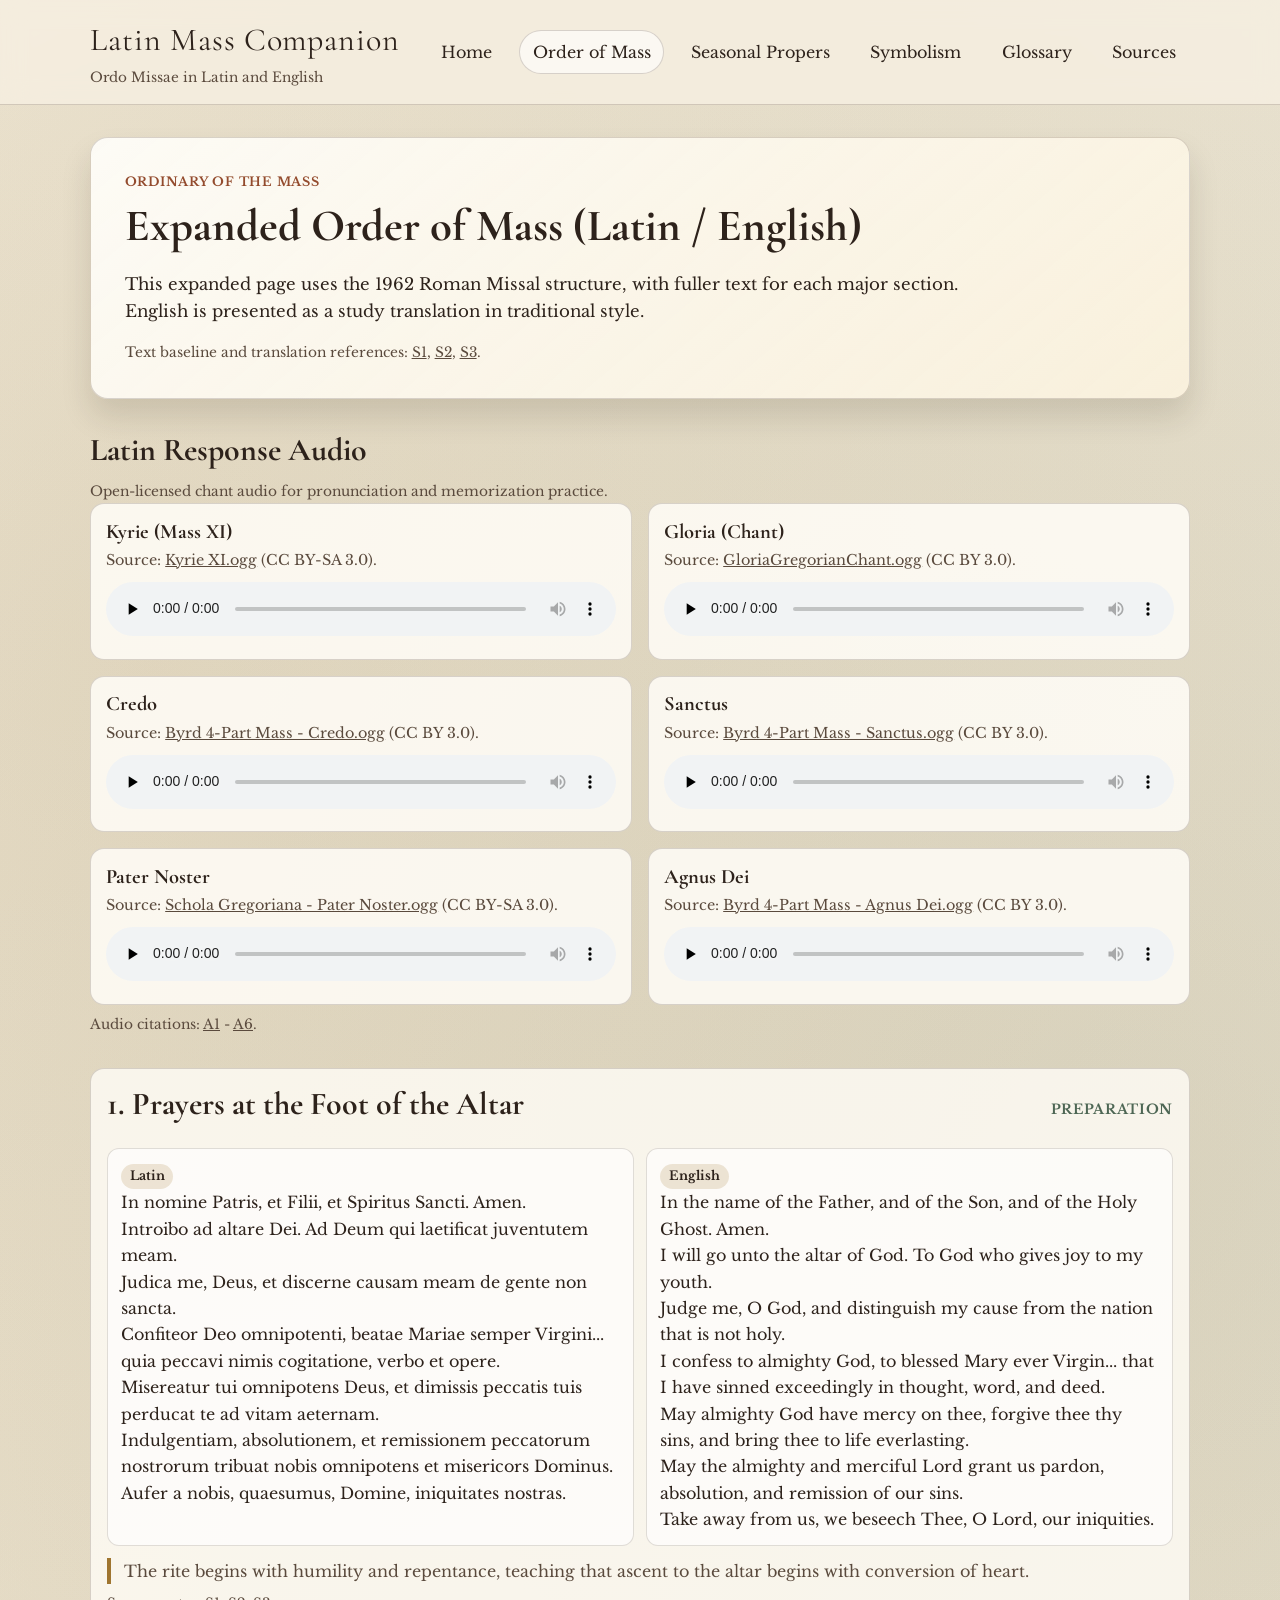
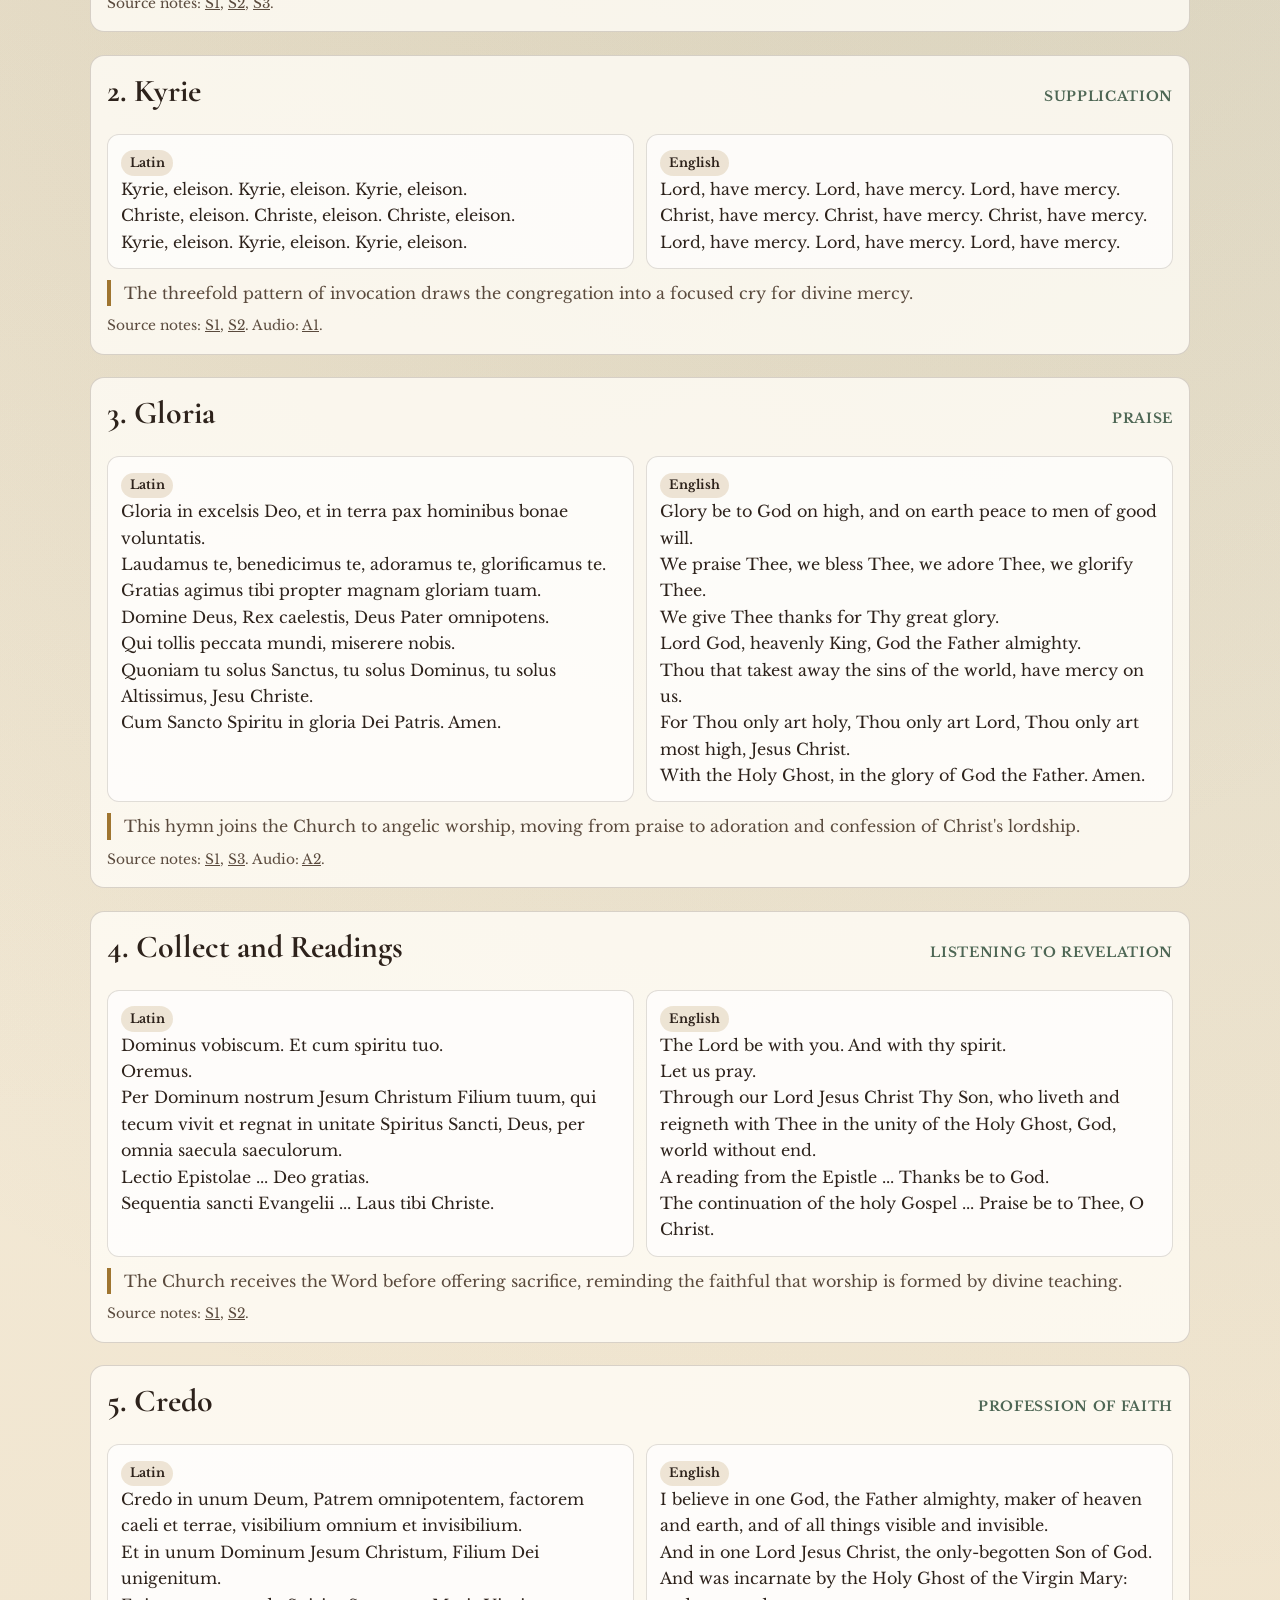
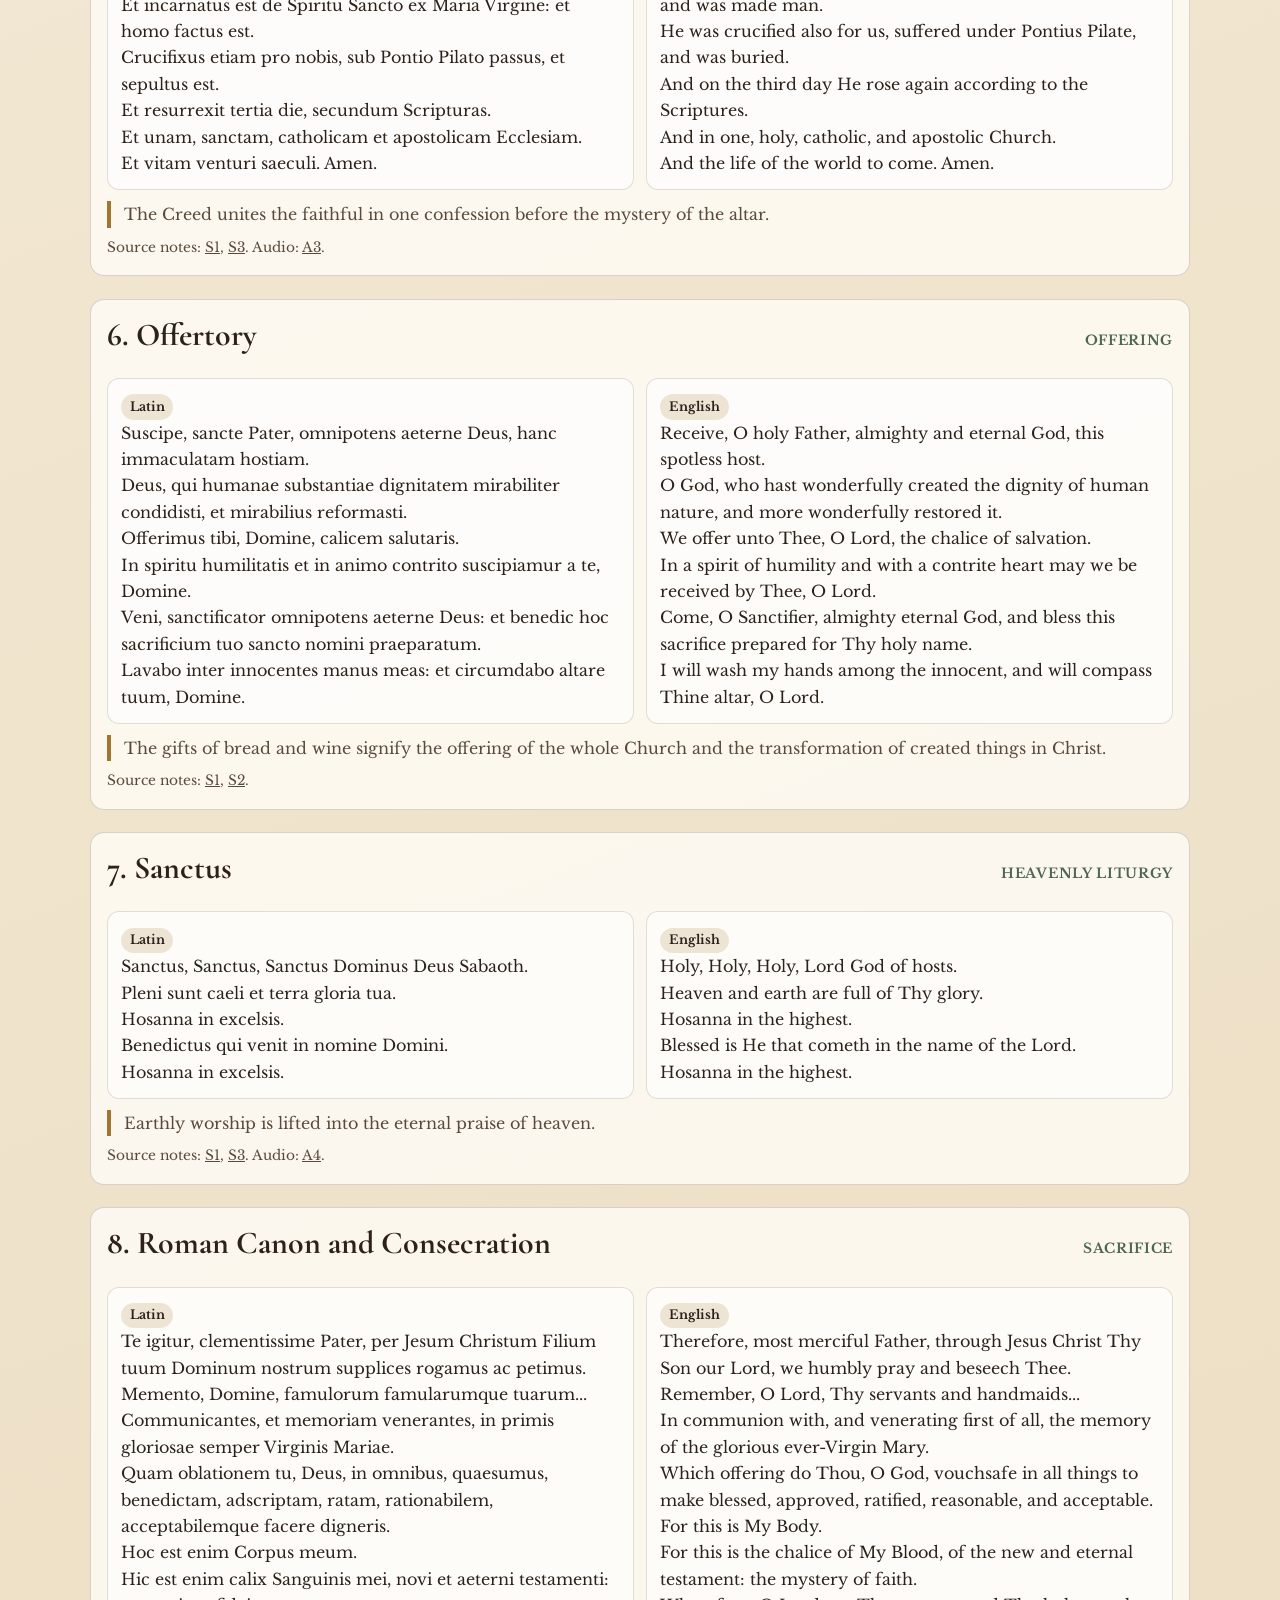
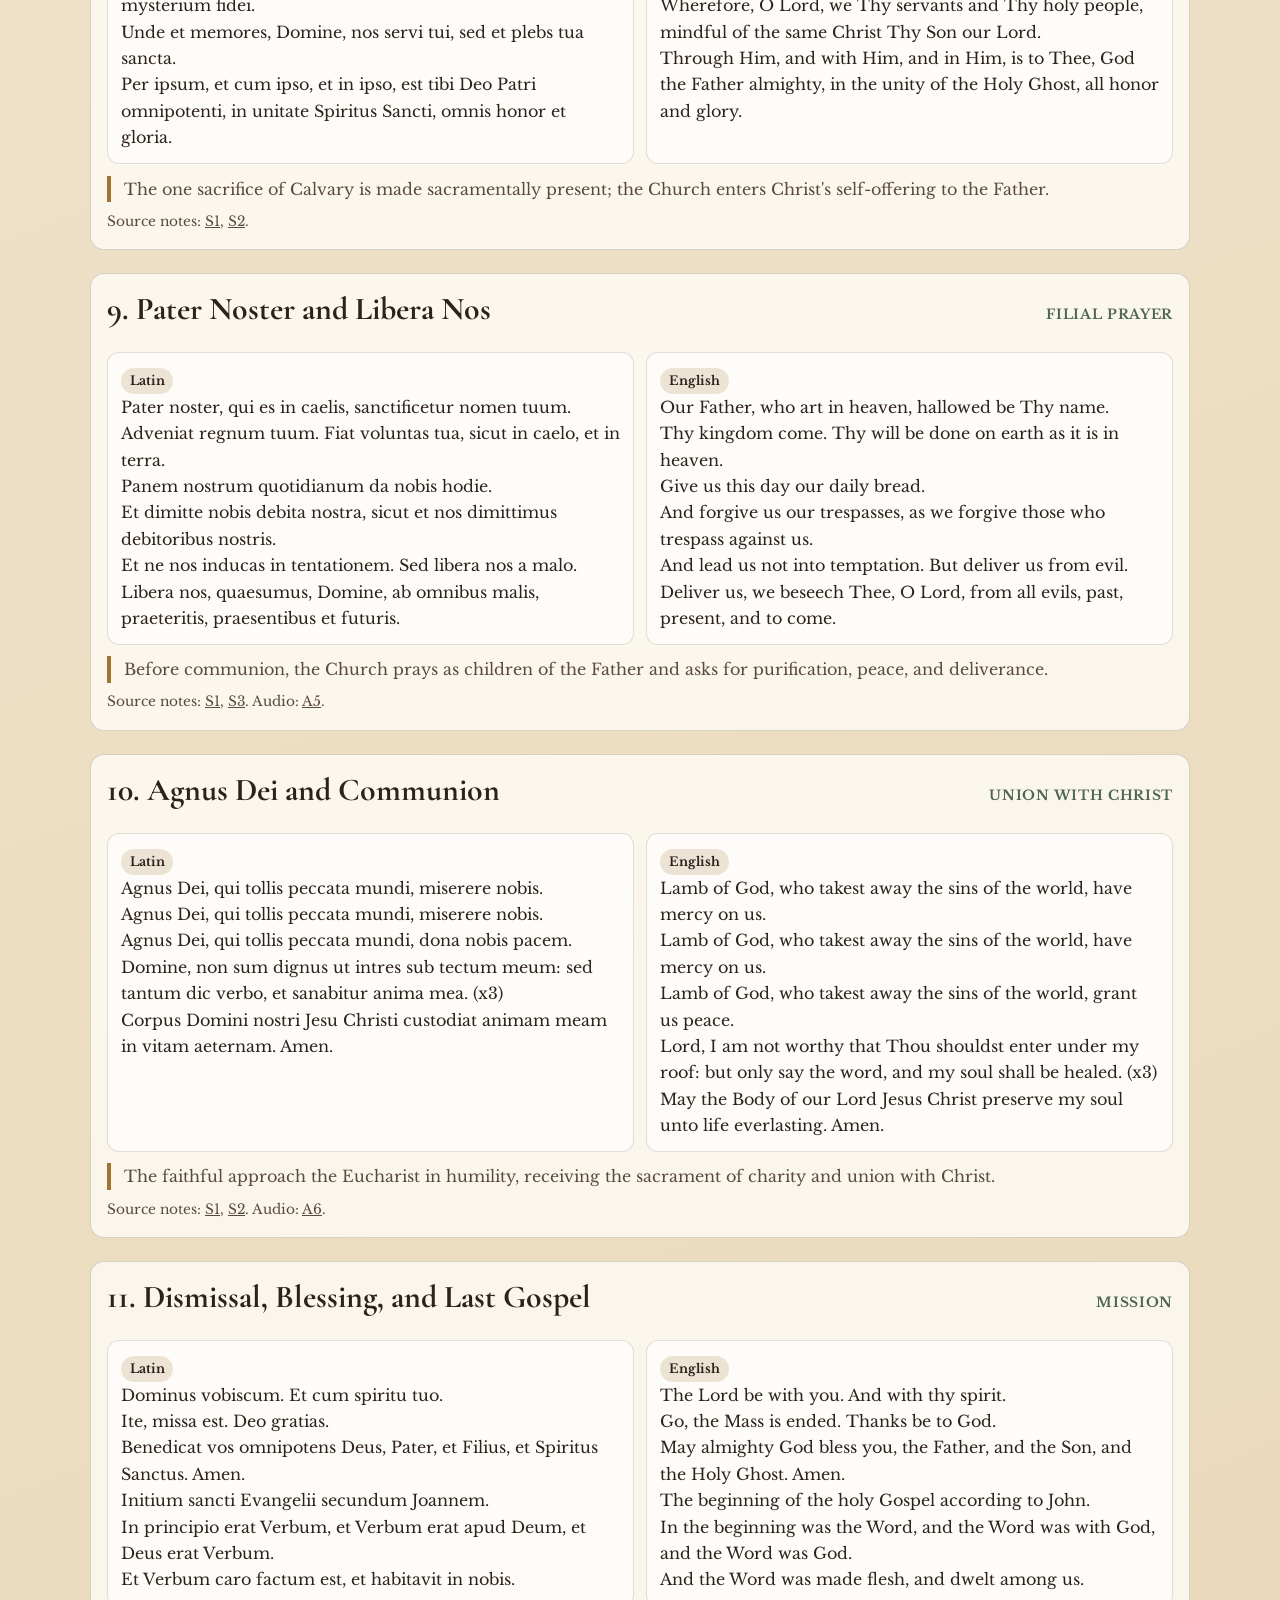
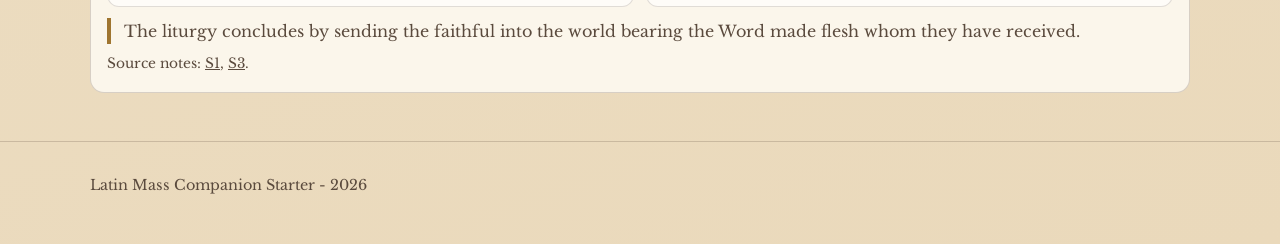
<file: latin-mass-php-site/parts/order-of-mass.html>
<!doctype html>
<html lang="en">
  <head>
    <meta charset="utf-8">
    <meta name="viewport" content="width=device-width, initial-scale=1">
    <title>Order of Mass | Latin Mass Companion</title>
    <meta name="description" content="Expanded Order of Mass with side-by-side Latin and English, audio clips, and source notes.">
    <link rel="preconnect" href="https://fonts.googleapis.com">
    <link rel="preconnect" href="https://fonts.gstatic.com" crossorigin>
    <link href="https://fonts.googleapis.com/css2?family=Cormorant+Garamond:wght@500;600;700&family=Libre+Baskerville:wght@400;700&display=swap" rel="stylesheet">
    <link rel="stylesheet" href="../assets/css/styles.css">
  </head>
  <body>
    <header class="site-header">
      <div class="page-wrap">
        <a class="brand" href="../index.html">
          <p class="brand-title">Latin Mass Companion</p>
          <p class="brand-sub">Ordo Missae in Latin and English</p>
        </a>
        <button class="nav-toggle" data-nav-toggle aria-expanded="false" aria-controls="site-nav">Menu</button>
        <nav class="site-nav" id="site-nav" data-nav>
          <a href="../index.html">Home</a>
          <a href="order-of-mass.html">Order of Mass</a>
          <a href="seasonal-propers.html">Seasonal Propers</a>
          <a href="symbolism-guide.html">Symbolism</a>
          <a href="glossary.html">Glossary</a>
          <a href="sources.html">Sources</a>
        </nav>
      </div>
    </header>

    <main class="page-wrap">
      <section class="hero reveal">
        <p class="kicker">Ordinary of the Mass</p>
        <h1>Expanded Order of Mass (Latin / English)</h1>
        <p class="lead">
          This expanded page uses the 1962 Roman Missal structure, with fuller text for each major section.
          English is presented as a study translation in traditional style.
        </p>
        <p class="source-note">
          Text baseline and translation references: <a href="sources.html#s1">S1</a>, <a href="sources.html#s2">S2</a>, <a href="sources.html#s3">S3</a>.
        </p>
      </section>

      <section class="section reveal" style="animation-delay: 0.1s;">
        <h2>Latin Response Audio</h2>
        <p class="photo-note">
          Open-licensed chant audio for pronunciation and memorization practice.
        </p>
        <div class="audio-grid">
          <article class="audio-card">
            <h3>Kyrie (Mass XI)</h3>
            <p>Source: <a href="https://commons.wikimedia.org/wiki/File:Kyrie_XI.ogg">Kyrie XI.ogg</a> (CC BY-SA 3.0).</p>
            <audio controls preload="none">
              <source src="https://commons.wikimedia.org/wiki/Special:FilePath/Kyrie_XI.ogg" type="audio/ogg">
            </audio>
          </article>
          <article class="audio-card">
            <h3>Gloria (Chant)</h3>
            <p>Source: <a href="https://commons.wikimedia.org/wiki/File:GloriaGregorianChant.ogg">GloriaGregorianChant.ogg</a> (CC BY 3.0).</p>
            <audio controls preload="none">
              <source src="https://commons.wikimedia.org/wiki/Special:FilePath/GloriaGregorianChant.ogg" type="audio/ogg">
            </audio>
          </article>
          <article class="audio-card">
            <h3>Credo</h3>
            <p>Source: <a href="https://commons.wikimedia.org/wiki/File:Byrd_4-Part_Mass_-_Credo.ogg">Byrd 4-Part Mass - Credo.ogg</a> (CC BY 3.0).</p>
            <audio controls preload="none">
              <source src="https://commons.wikimedia.org/wiki/Special:FilePath/Byrd_4-Part_Mass_-_Credo.ogg" type="audio/ogg">
            </audio>
          </article>
          <article class="audio-card">
            <h3>Sanctus</h3>
            <p>Source: <a href="https://commons.wikimedia.org/wiki/File:Byrd_4-Part_Mass_-_Sanctus.ogg">Byrd 4-Part Mass - Sanctus.ogg</a> (CC BY 3.0).</p>
            <audio controls preload="none">
              <source src="https://commons.wikimedia.org/wiki/Special:FilePath/Byrd_4-Part_Mass_-_Sanctus.ogg" type="audio/ogg">
            </audio>
          </article>
          <article class="audio-card">
            <h3>Pater Noster</h3>
            <p>Source: <a href="https://commons.wikimedia.org/wiki/File:Schola_Gregoriana-Pater_Noster.ogg">Schola Gregoriana - Pater Noster.ogg</a> (CC BY-SA 3.0).</p>
            <audio controls preload="none">
              <source src="https://commons.wikimedia.org/wiki/Special:FilePath/Schola_Gregoriana-Pater_Noster.ogg" type="audio/ogg">
            </audio>
          </article>
          <article class="audio-card">
            <h3>Agnus Dei</h3>
            <p>Source: <a href="https://commons.wikimedia.org/wiki/File:Byrd_4-Part_Mass_-_Agnus_Dei.ogg">Byrd 4-Part Mass - Agnus Dei.ogg</a> (CC BY 3.0).</p>
            <audio controls preload="none">
              <source src="https://commons.wikimedia.org/wiki/Special:FilePath/Byrd_4-Part_Mass_-_Agnus_Dei.ogg" type="audio/ogg">
            </audio>
          </article>
        </div>
        <p class="source-note">Audio citations: <a href="sources.html#a1">A1</a> - <a href="sources.html#a6">A6</a>.</p>
      </section>

      <section class="section reveal" style="animation-delay: 0.2s;">
        <article class="mass-part">
          <div class="part-heading">
            <h2>1. Prayers at the Foot of the Altar</h2>
            <p class="part-tag">Preparation</p>
          </div>
          <div class="parallel-text">
            <div class="language-block">
              <p class="language-label">Latin</p>
              <p>In nomine Patris, et Filii, et Spiritus Sancti. Amen.</p>
              <p>Introibo ad altare Dei. Ad Deum qui laetificat juventutem meam.</p>
              <p>Judica me, Deus, et discerne causam meam de gente non sancta.</p>
              <p>Confiteor Deo omnipotenti, beatae Mariae semper Virgini... quia peccavi nimis cogitatione, verbo et opere.</p>
              <p>Misereatur tui omnipotens Deus, et dimissis peccatis tuis perducat te ad vitam aeternam.</p>
              <p>Indulgentiam, absolutionem, et remissionem peccatorum nostrorum tribuat nobis omnipotens et misericors Dominus.</p>
              <p>Aufer a nobis, quaesumus, Domine, iniquitates nostras.</p>
            </div>
            <div class="language-block">
              <p class="language-label">English</p>
              <p>In the name of the Father, and of the Son, and of the Holy Ghost. Amen.</p>
              <p>I will go unto the altar of God. To God who gives joy to my youth.</p>
              <p>Judge me, O God, and distinguish my cause from the nation that is not holy.</p>
              <p>I confess to almighty God, to blessed Mary ever Virgin... that I have sinned exceedingly in thought, word, and deed.</p>
              <p>May almighty God have mercy on thee, forgive thee thy sins, and bring thee to life everlasting.</p>
              <p>May the almighty and merciful Lord grant us pardon, absolution, and remission of our sins.</p>
              <p>Take away from us, we beseech Thee, O Lord, our iniquities.</p>
            </div>
          </div>
          <p class="symbolism">The rite begins with humility and repentance, teaching that ascent to the altar begins with conversion of heart.</p>
          <p class="source-note">Source notes: <a href="sources.html#s1">S1</a>, <a href="sources.html#s2">S2</a>, <a href="sources.html#s3">S3</a>.</p>
        </article>

        <article class="mass-part">
          <div class="part-heading">
            <h2>2. Kyrie</h2>
            <p class="part-tag">Supplication</p>
          </div>
          <div class="parallel-text">
            <div class="language-block">
              <p class="language-label">Latin</p>
              <p>Kyrie, eleison. Kyrie, eleison. Kyrie, eleison.</p>
              <p>Christe, eleison. Christe, eleison. Christe, eleison.</p>
              <p>Kyrie, eleison. Kyrie, eleison. Kyrie, eleison.</p>
            </div>
            <div class="language-block">
              <p class="language-label">English</p>
              <p>Lord, have mercy. Lord, have mercy. Lord, have mercy.</p>
              <p>Christ, have mercy. Christ, have mercy. Christ, have mercy.</p>
              <p>Lord, have mercy. Lord, have mercy. Lord, have mercy.</p>
            </div>
          </div>
          <p class="symbolism">The threefold pattern of invocation draws the congregation into a focused cry for divine mercy.</p>
          <p class="source-note">Source notes: <a href="sources.html#s1">S1</a>, <a href="sources.html#s2">S2</a>. Audio: <a href="sources.html#a1">A1</a>.</p>
        </article>

        <article class="mass-part">
          <div class="part-heading">
            <h2>3. Gloria</h2>
            <p class="part-tag">Praise</p>
          </div>
          <div class="parallel-text">
            <div class="language-block">
              <p class="language-label">Latin</p>
              <p>Gloria in excelsis Deo, et in terra pax hominibus bonae voluntatis.</p>
              <p>Laudamus te, benedicimus te, adoramus te, glorificamus te.</p>
              <p>Gratias agimus tibi propter magnam gloriam tuam.</p>
              <p>Domine Deus, Rex caelestis, Deus Pater omnipotens.</p>
              <p>Qui tollis peccata mundi, miserere nobis.</p>
              <p>Quoniam tu solus Sanctus, tu solus Dominus, tu solus Altissimus, Jesu Christe.</p>
              <p>Cum Sancto Spiritu in gloria Dei Patris. Amen.</p>
            </div>
            <div class="language-block">
              <p class="language-label">English</p>
              <p>Glory be to God on high, and on earth peace to men of good will.</p>
              <p>We praise Thee, we bless Thee, we adore Thee, we glorify Thee.</p>
              <p>We give Thee thanks for Thy great glory.</p>
              <p>Lord God, heavenly King, God the Father almighty.</p>
              <p>Thou that takest away the sins of the world, have mercy on us.</p>
              <p>For Thou only art holy, Thou only art Lord, Thou only art most high, Jesus Christ.</p>
              <p>With the Holy Ghost, in the glory of God the Father. Amen.</p>
            </div>
          </div>
          <p class="symbolism">This hymn joins the Church to angelic worship, moving from praise to adoration and confession of Christ's lordship.</p>
          <p class="source-note">Source notes: <a href="sources.html#s1">S1</a>, <a href="sources.html#s3">S3</a>. Audio: <a href="sources.html#a2">A2</a>.</p>
        </article>

        <article class="mass-part">
          <div class="part-heading">
            <h2>4. Collect and Readings</h2>
            <p class="part-tag">Listening to Revelation</p>
          </div>
          <div class="parallel-text">
            <div class="language-block">
              <p class="language-label">Latin</p>
              <p>Dominus vobiscum. Et cum spiritu tuo.</p>
              <p>Oremus.</p>
              <p>Per Dominum nostrum Jesum Christum Filium tuum, qui tecum vivit et regnat in unitate Spiritus Sancti, Deus, per omnia saecula saeculorum.</p>
              <p>Lectio Epistolae ... Deo gratias.</p>
              <p>Sequentia sancti Evangelii ... Laus tibi Christe.</p>
            </div>
            <div class="language-block">
              <p class="language-label">English</p>
              <p>The Lord be with you. And with thy spirit.</p>
              <p>Let us pray.</p>
              <p>Through our Lord Jesus Christ Thy Son, who liveth and reigneth with Thee in the unity of the Holy Ghost, God, world without end.</p>
              <p>A reading from the Epistle ... Thanks be to God.</p>
              <p>The continuation of the holy Gospel ... Praise be to Thee, O Christ.</p>
            </div>
          </div>
          <p class="symbolism">The Church receives the Word before offering sacrifice, reminding the faithful that worship is formed by divine teaching.</p>
          <p class="source-note">Source notes: <a href="sources.html#s1">S1</a>, <a href="sources.html#s2">S2</a>.</p>
        </article>

        <article class="mass-part">
          <div class="part-heading">
            <h2>5. Credo</h2>
            <p class="part-tag">Profession of Faith</p>
          </div>
          <div class="parallel-text">
            <div class="language-block">
              <p class="language-label">Latin</p>
              <p>Credo in unum Deum, Patrem omnipotentem, factorem caeli et terrae, visibilium omnium et invisibilium.</p>
              <p>Et in unum Dominum Jesum Christum, Filium Dei unigenitum.</p>
              <p>Et incarnatus est de Spiritu Sancto ex Maria Virgine: et homo factus est.</p>
              <p>Crucifixus etiam pro nobis, sub Pontio Pilato passus, et sepultus est.</p>
              <p>Et resurrexit tertia die, secundum Scripturas.</p>
              <p>Et unam, sanctam, catholicam et apostolicam Ecclesiam.</p>
              <p>Et vitam venturi saeculi. Amen.</p>
            </div>
            <div class="language-block">
              <p class="language-label">English</p>
              <p>I believe in one God, the Father almighty, maker of heaven and earth, and of all things visible and invisible.</p>
              <p>And in one Lord Jesus Christ, the only-begotten Son of God.</p>
              <p>And was incarnate by the Holy Ghost of the Virgin Mary: and was made man.</p>
              <p>He was crucified also for us, suffered under Pontius Pilate, and was buried.</p>
              <p>And on the third day He rose again according to the Scriptures.</p>
              <p>And in one, holy, catholic, and apostolic Church.</p>
              <p>And the life of the world to come. Amen.</p>
            </div>
          </div>
          <p class="symbolism">The Creed unites the faithful in one confession before the mystery of the altar.</p>
          <p class="source-note">Source notes: <a href="sources.html#s1">S1</a>, <a href="sources.html#s3">S3</a>. Audio: <a href="sources.html#a3">A3</a>.</p>
        </article>

        <article class="mass-part">
          <div class="part-heading">
            <h2>6. Offertory</h2>
            <p class="part-tag">Offering</p>
          </div>
          <div class="parallel-text">
            <div class="language-block">
              <p class="language-label">Latin</p>
              <p>Suscipe, sancte Pater, omnipotens aeterne Deus, hanc immaculatam hostiam.</p>
              <p>Deus, qui humanae substantiae dignitatem mirabiliter condidisti, et mirabilius reformasti.</p>
              <p>Offerimus tibi, Domine, calicem salutaris.</p>
              <p>In spiritu humilitatis et in animo contrito suscipiamur a te, Domine.</p>
              <p>Veni, sanctificator omnipotens aeterne Deus: et benedic hoc sacrificium tuo sancto nomini praeparatum.</p>
              <p>Lavabo inter innocentes manus meas: et circumdabo altare tuum, Domine.</p>
            </div>
            <div class="language-block">
              <p class="language-label">English</p>
              <p>Receive, O holy Father, almighty and eternal God, this spotless host.</p>
              <p>O God, who hast wonderfully created the dignity of human nature, and more wonderfully restored it.</p>
              <p>We offer unto Thee, O Lord, the chalice of salvation.</p>
              <p>In a spirit of humility and with a contrite heart may we be received by Thee, O Lord.</p>
              <p>Come, O Sanctifier, almighty eternal God, and bless this sacrifice prepared for Thy holy name.</p>
              <p>I will wash my hands among the innocent, and will compass Thine altar, O Lord.</p>
            </div>
          </div>
          <p class="symbolism">The gifts of bread and wine signify the offering of the whole Church and the transformation of created things in Christ.</p>
          <p class="source-note">Source notes: <a href="sources.html#s1">S1</a>, <a href="sources.html#s2">S2</a>.</p>
        </article>

        <article class="mass-part">
          <div class="part-heading">
            <h2>7. Sanctus</h2>
            <p class="part-tag">Heavenly Liturgy</p>
          </div>
          <div class="parallel-text">
            <div class="language-block">
              <p class="language-label">Latin</p>
              <p>Sanctus, Sanctus, Sanctus Dominus Deus Sabaoth.</p>
              <p>Pleni sunt caeli et terra gloria tua.</p>
              <p>Hosanna in excelsis.</p>
              <p>Benedictus qui venit in nomine Domini.</p>
              <p>Hosanna in excelsis.</p>
            </div>
            <div class="language-block">
              <p class="language-label">English</p>
              <p>Holy, Holy, Holy, Lord God of hosts.</p>
              <p>Heaven and earth are full of Thy glory.</p>
              <p>Hosanna in the highest.</p>
              <p>Blessed is He that cometh in the name of the Lord.</p>
              <p>Hosanna in the highest.</p>
            </div>
          </div>
          <p class="symbolism">Earthly worship is lifted into the eternal praise of heaven.</p>
          <p class="source-note">Source notes: <a href="sources.html#s1">S1</a>, <a href="sources.html#s3">S3</a>. Audio: <a href="sources.html#a4">A4</a>.</p>
        </article>

        <article class="mass-part">
          <div class="part-heading">
            <h2>8. Roman Canon and Consecration</h2>
            <p class="part-tag">Sacrifice</p>
          </div>
          <div class="parallel-text">
            <div class="language-block">
              <p class="language-label">Latin</p>
              <p>Te igitur, clementissime Pater, per Jesum Christum Filium tuum Dominum nostrum supplices rogamus ac petimus.</p>
              <p>Memento, Domine, famulorum famularumque tuarum...</p>
              <p>Communicantes, et memoriam venerantes, in primis gloriosae semper Virginis Mariae.</p>
              <p>Quam oblationem tu, Deus, in omnibus, quaesumus, benedictam, adscriptam, ratam, rationabilem, acceptabilemque facere digneris.</p>
              <p>Hoc est enim Corpus meum.</p>
              <p>Hic est enim calix Sanguinis mei, novi et aeterni testamenti: mysterium fidei.</p>
              <p>Unde et memores, Domine, nos servi tui, sed et plebs tua sancta.</p>
              <p>Per ipsum, et cum ipso, et in ipso, est tibi Deo Patri omnipotenti, in unitate Spiritus Sancti, omnis honor et gloria.</p>
            </div>
            <div class="language-block">
              <p class="language-label">English</p>
              <p>Therefore, most merciful Father, through Jesus Christ Thy Son our Lord, we humbly pray and beseech Thee.</p>
              <p>Remember, O Lord, Thy servants and handmaids...</p>
              <p>In communion with, and venerating first of all, the memory of the glorious ever-Virgin Mary.</p>
              <p>Which offering do Thou, O God, vouchsafe in all things to make blessed, approved, ratified, reasonable, and acceptable.</p>
              <p>For this is My Body.</p>
              <p>For this is the chalice of My Blood, of the new and eternal testament: the mystery of faith.</p>
              <p>Wherefore, O Lord, we Thy servants and Thy holy people, mindful of the same Christ Thy Son our Lord.</p>
              <p>Through Him, and with Him, and in Him, is to Thee, God the Father almighty, in the unity of the Holy Ghost, all honor and glory.</p>
            </div>
          </div>
          <p class="symbolism">The one sacrifice of Calvary is made sacramentally present; the Church enters Christ's self-offering to the Father.</p>
          <p class="source-note">Source notes: <a href="sources.html#s1">S1</a>, <a href="sources.html#s2">S2</a>.</p>
        </article>

        <article class="mass-part">
          <div class="part-heading">
            <h2>9. Pater Noster and Libera Nos</h2>
            <p class="part-tag">Filial Prayer</p>
          </div>
          <div class="parallel-text">
            <div class="language-block">
              <p class="language-label">Latin</p>
              <p>Pater noster, qui es in caelis, sanctificetur nomen tuum.</p>
              <p>Adveniat regnum tuum. Fiat voluntas tua, sicut in caelo, et in terra.</p>
              <p>Panem nostrum quotidianum da nobis hodie.</p>
              <p>Et dimitte nobis debita nostra, sicut et nos dimittimus debitoribus nostris.</p>
              <p>Et ne nos inducas in tentationem. Sed libera nos a malo.</p>
              <p>Libera nos, quaesumus, Domine, ab omnibus malis, praeteritis, praesentibus et futuris.</p>
            </div>
            <div class="language-block">
              <p class="language-label">English</p>
              <p>Our Father, who art in heaven, hallowed be Thy name.</p>
              <p>Thy kingdom come. Thy will be done on earth as it is in heaven.</p>
              <p>Give us this day our daily bread.</p>
              <p>And forgive us our trespasses, as we forgive those who trespass against us.</p>
              <p>And lead us not into temptation. But deliver us from evil.</p>
              <p>Deliver us, we beseech Thee, O Lord, from all evils, past, present, and to come.</p>
            </div>
          </div>
          <p class="symbolism">Before communion, the Church prays as children of the Father and asks for purification, peace, and deliverance.</p>
          <p class="source-note">Source notes: <a href="sources.html#s1">S1</a>, <a href="sources.html#s3">S3</a>. Audio: <a href="sources.html#a5">A5</a>.</p>
        </article>

        <article class="mass-part">
          <div class="part-heading">
            <h2>10. Agnus Dei and Communion</h2>
            <p class="part-tag">Union with Christ</p>
          </div>
          <div class="parallel-text">
            <div class="language-block">
              <p class="language-label">Latin</p>
              <p>Agnus Dei, qui tollis peccata mundi, miserere nobis.</p>
              <p>Agnus Dei, qui tollis peccata mundi, miserere nobis.</p>
              <p>Agnus Dei, qui tollis peccata mundi, dona nobis pacem.</p>
              <p>Domine, non sum dignus ut intres sub tectum meum: sed tantum dic verbo, et sanabitur anima mea. (x3)</p>
              <p>Corpus Domini nostri Jesu Christi custodiat animam meam in vitam aeternam. Amen.</p>
            </div>
            <div class="language-block">
              <p class="language-label">English</p>
              <p>Lamb of God, who takest away the sins of the world, have mercy on us.</p>
              <p>Lamb of God, who takest away the sins of the world, have mercy on us.</p>
              <p>Lamb of God, who takest away the sins of the world, grant us peace.</p>
              <p>Lord, I am not worthy that Thou shouldst enter under my roof: but only say the word, and my soul shall be healed. (x3)</p>
              <p>May the Body of our Lord Jesus Christ preserve my soul unto life everlasting. Amen.</p>
            </div>
          </div>
          <p class="symbolism">The faithful approach the Eucharist in humility, receiving the sacrament of charity and union with Christ.</p>
          <p class="source-note">Source notes: <a href="sources.html#s1">S1</a>, <a href="sources.html#s2">S2</a>. Audio: <a href="sources.html#a6">A6</a>.</p>
        </article>

        <article class="mass-part">
          <div class="part-heading">
            <h2>11. Dismissal, Blessing, and Last Gospel</h2>
            <p class="part-tag">Mission</p>
          </div>
          <div class="parallel-text">
            <div class="language-block">
              <p class="language-label">Latin</p>
              <p>Dominus vobiscum. Et cum spiritu tuo.</p>
              <p>Ite, missa est. Deo gratias.</p>
              <p>Benedicat vos omnipotens Deus, Pater, et Filius, et Spiritus Sanctus. Amen.</p>
              <p>Initium sancti Evangelii secundum Joannem.</p>
              <p>In principio erat Verbum, et Verbum erat apud Deum, et Deus erat Verbum.</p>
              <p>Et Verbum caro factum est, et habitavit in nobis.</p>
            </div>
            <div class="language-block">
              <p class="language-label">English</p>
              <p>The Lord be with you. And with thy spirit.</p>
              <p>Go, the Mass is ended. Thanks be to God.</p>
              <p>May almighty God bless you, the Father, and the Son, and the Holy Ghost. Amen.</p>
              <p>The beginning of the holy Gospel according to John.</p>
              <p>In the beginning was the Word, and the Word was with God, and the Word was God.</p>
              <p>And the Word was made flesh, and dwelt among us.</p>
            </div>
          </div>
          <p class="symbolism">The liturgy concludes by sending the faithful into the world bearing the Word made flesh whom they have received.</p>
          <p class="source-note">Source notes: <a href="sources.html#s1">S1</a>, <a href="sources.html#s3">S3</a>.</p>
        </article>
      </section>
    </main>

    <footer class="footer">
      <div class="page-wrap">
        <p>Latin Mass Companion Starter - <span data-year></span></p>
      </div>
    </footer>

    <script src="../assets/js/site.js"></script>
  </body>
</html>
</file>
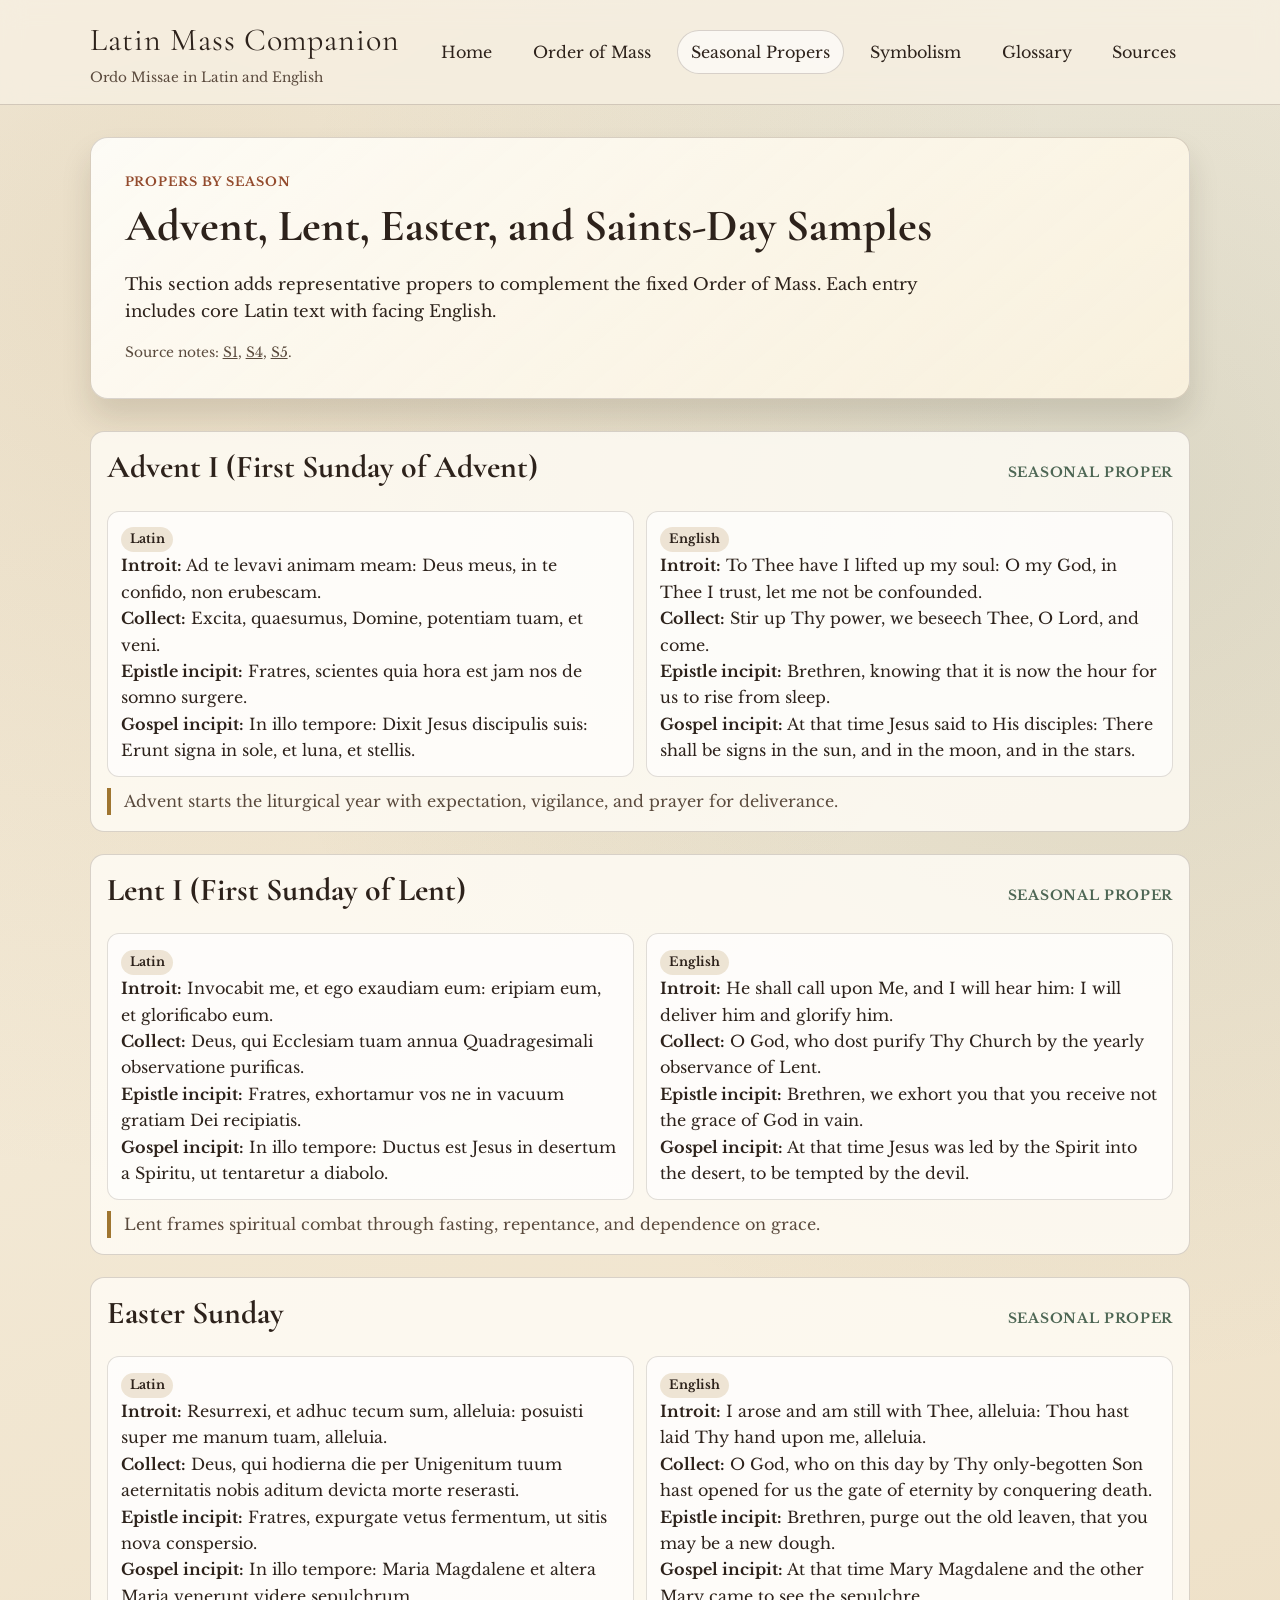
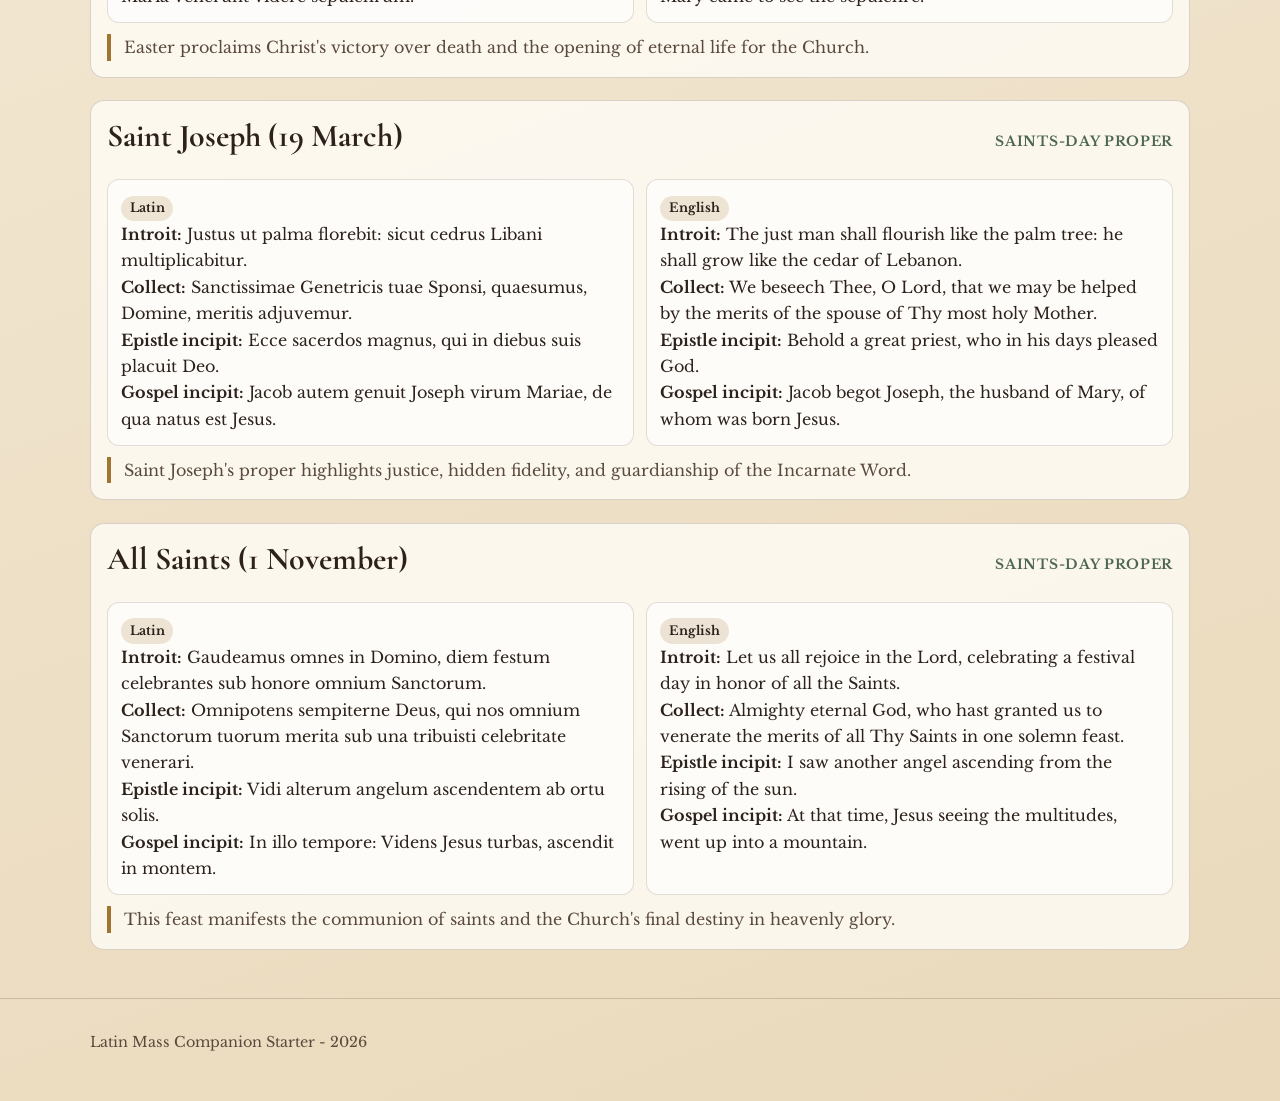
<file: latin-mass-php-site/parts/seasonal-propers.html>
<!doctype html>
<html lang="en">
  <head>
    <meta charset="utf-8">
    <meta name="viewport" content="width=device-width, initial-scale=1">
    <title>Seasonal Propers | Latin Mass Companion</title>
    <meta name="description" content="Sample Advent, Lent, Easter, and saints-day propers in Latin and English.">
    <link rel="preconnect" href="https://fonts.googleapis.com">
    <link rel="preconnect" href="https://fonts.gstatic.com" crossorigin>
    <link href="https://fonts.googleapis.com/css2?family=Cormorant+Garamond:wght@500;600;700&family=Libre+Baskerville:wght@400;700&display=swap" rel="stylesheet">
    <link rel="stylesheet" href="../assets/css/styles.css">
  </head>
  <body>
    <header class="site-header">
      <div class="page-wrap">
        <a class="brand" href="../index.html">
          <p class="brand-title">Latin Mass Companion</p>
          <p class="brand-sub">Ordo Missae in Latin and English</p>
        </a>
        <button class="nav-toggle" data-nav-toggle aria-expanded="false" aria-controls="site-nav">Menu</button>
        <nav class="site-nav" id="site-nav" data-nav>
          <a href="../index.html">Home</a>
          <a href="order-of-mass.html">Order of Mass</a>
          <a href="seasonal-propers.html">Seasonal Propers</a>
          <a href="symbolism-guide.html">Symbolism</a>
          <a href="glossary.html">Glossary</a>
          <a href="sources.html">Sources</a>
        </nav>
      </div>
    </header>

    <main class="page-wrap">
      <section class="hero reveal">
        <p class="kicker">Propers by Season</p>
        <h1>Advent, Lent, Easter, and Saints-Day Samples</h1>
        <p class="lead">
          This section adds representative propers to complement the fixed Order of Mass. Each entry includes core Latin text with facing English.
        </p>
        <p class="source-note">
          Source notes: <a href="sources.html#s1">S1</a>, <a href="sources.html#s4">S4</a>, <a href="sources.html#s5">S5</a>.
        </p>
      </section>

      <section class="section reveal" style="animation-delay: 0.1s;">
        <article class="mass-part">
          <div class="part-heading">
            <h2>Advent I (First Sunday of Advent)</h2>
            <p class="part-tag">Seasonal Proper</p>
          </div>
          <div class="parallel-text">
            <div class="language-block">
              <p class="language-label">Latin</p>
              <p><strong>Introit:</strong> Ad te levavi animam meam: Deus meus, in te confido, non erubescam.</p>
              <p><strong>Collect:</strong> Excita, quaesumus, Domine, potentiam tuam, et veni.</p>
              <p><strong>Epistle incipit:</strong> Fratres, scientes quia hora est jam nos de somno surgere.</p>
              <p><strong>Gospel incipit:</strong> In illo tempore: Dixit Jesus discipulis suis: Erunt signa in sole, et luna, et stellis.</p>
            </div>
            <div class="language-block">
              <p class="language-label">English</p>
              <p><strong>Introit:</strong> To Thee have I lifted up my soul: O my God, in Thee I trust, let me not be confounded.</p>
              <p><strong>Collect:</strong> Stir up Thy power, we beseech Thee, O Lord, and come.</p>
              <p><strong>Epistle incipit:</strong> Brethren, knowing that it is now the hour for us to rise from sleep.</p>
              <p><strong>Gospel incipit:</strong> At that time Jesus said to His disciples: There shall be signs in the sun, and in the moon, and in the stars.</p>
            </div>
          </div>
          <p class="symbolism">Advent starts the liturgical year with expectation, vigilance, and prayer for deliverance.</p>
        </article>

        <article class="mass-part">
          <div class="part-heading">
            <h2>Lent I (First Sunday of Lent)</h2>
            <p class="part-tag">Seasonal Proper</p>
          </div>
          <div class="parallel-text">
            <div class="language-block">
              <p class="language-label">Latin</p>
              <p><strong>Introit:</strong> Invocabit me, et ego exaudiam eum: eripiam eum, et glorificabo eum.</p>
              <p><strong>Collect:</strong> Deus, qui Ecclesiam tuam annua Quadragesimali observatione purificas.</p>
              <p><strong>Epistle incipit:</strong> Fratres, exhortamur vos ne in vacuum gratiam Dei recipiatis.</p>
              <p><strong>Gospel incipit:</strong> In illo tempore: Ductus est Jesus in desertum a Spiritu, ut tentaretur a diabolo.</p>
            </div>
            <div class="language-block">
              <p class="language-label">English</p>
              <p><strong>Introit:</strong> He shall call upon Me, and I will hear him: I will deliver him and glorify him.</p>
              <p><strong>Collect:</strong> O God, who dost purify Thy Church by the yearly observance of Lent.</p>
              <p><strong>Epistle incipit:</strong> Brethren, we exhort you that you receive not the grace of God in vain.</p>
              <p><strong>Gospel incipit:</strong> At that time Jesus was led by the Spirit into the desert, to be tempted by the devil.</p>
            </div>
          </div>
          <p class="symbolism">Lent frames spiritual combat through fasting, repentance, and dependence on grace.</p>
        </article>

        <article class="mass-part">
          <div class="part-heading">
            <h2>Easter Sunday</h2>
            <p class="part-tag">Seasonal Proper</p>
          </div>
          <div class="parallel-text">
            <div class="language-block">
              <p class="language-label">Latin</p>
              <p><strong>Introit:</strong> Resurrexi, et adhuc tecum sum, alleluia: posuisti super me manum tuam, alleluia.</p>
              <p><strong>Collect:</strong> Deus, qui hodierna die per Unigenitum tuum aeternitatis nobis aditum devicta morte reserasti.</p>
              <p><strong>Epistle incipit:</strong> Fratres, expurgate vetus fermentum, ut sitis nova conspersio.</p>
              <p><strong>Gospel incipit:</strong> In illo tempore: Maria Magdalene et altera Maria venerunt videre sepulchrum.</p>
            </div>
            <div class="language-block">
              <p class="language-label">English</p>
              <p><strong>Introit:</strong> I arose and am still with Thee, alleluia: Thou hast laid Thy hand upon me, alleluia.</p>
              <p><strong>Collect:</strong> O God, who on this day by Thy only-begotten Son hast opened for us the gate of eternity by conquering death.</p>
              <p><strong>Epistle incipit:</strong> Brethren, purge out the old leaven, that you may be a new dough.</p>
              <p><strong>Gospel incipit:</strong> At that time Mary Magdalene and the other Mary came to see the sepulchre.</p>
            </div>
          </div>
          <p class="symbolism">Easter proclaims Christ's victory over death and the opening of eternal life for the Church.</p>
        </article>

        <article class="mass-part">
          <div class="part-heading">
            <h2>Saint Joseph (19 March)</h2>
            <p class="part-tag">Saints-Day Proper</p>
          </div>
          <div class="parallel-text">
            <div class="language-block">
              <p class="language-label">Latin</p>
              <p><strong>Introit:</strong> Justus ut palma florebit: sicut cedrus Libani multiplicabitur.</p>
              <p><strong>Collect:</strong> Sanctissimae Genetricis tuae Sponsi, quaesumus, Domine, meritis adjuvemur.</p>
              <p><strong>Epistle incipit:</strong> Ecce sacerdos magnus, qui in diebus suis placuit Deo.</p>
              <p><strong>Gospel incipit:</strong> Jacob autem genuit Joseph virum Mariae, de qua natus est Jesus.</p>
            </div>
            <div class="language-block">
              <p class="language-label">English</p>
              <p><strong>Introit:</strong> The just man shall flourish like the palm tree: he shall grow like the cedar of Lebanon.</p>
              <p><strong>Collect:</strong> We beseech Thee, O Lord, that we may be helped by the merits of the spouse of Thy most holy Mother.</p>
              <p><strong>Epistle incipit:</strong> Behold a great priest, who in his days pleased God.</p>
              <p><strong>Gospel incipit:</strong> Jacob begot Joseph, the husband of Mary, of whom was born Jesus.</p>
            </div>
          </div>
          <p class="symbolism">Saint Joseph's proper highlights justice, hidden fidelity, and guardianship of the Incarnate Word.</p>
        </article>

        <article class="mass-part">
          <div class="part-heading">
            <h2>All Saints (1 November)</h2>
            <p class="part-tag">Saints-Day Proper</p>
          </div>
          <div class="parallel-text">
            <div class="language-block">
              <p class="language-label">Latin</p>
              <p><strong>Introit:</strong> Gaudeamus omnes in Domino, diem festum celebrantes sub honore omnium Sanctorum.</p>
              <p><strong>Collect:</strong> Omnipotens sempiterne Deus, qui nos omnium Sanctorum tuorum merita sub una tribuisti celebritate venerari.</p>
              <p><strong>Epistle incipit:</strong> Vidi alterum angelum ascendentem ab ortu solis.</p>
              <p><strong>Gospel incipit:</strong> In illo tempore: Videns Jesus turbas, ascendit in montem.</p>
            </div>
            <div class="language-block">
              <p class="language-label">English</p>
              <p><strong>Introit:</strong> Let us all rejoice in the Lord, celebrating a festival day in honor of all the Saints.</p>
              <p><strong>Collect:</strong> Almighty eternal God, who hast granted us to venerate the merits of all Thy Saints in one solemn feast.</p>
              <p><strong>Epistle incipit:</strong> I saw another angel ascending from the rising of the sun.</p>
              <p><strong>Gospel incipit:</strong> At that time, Jesus seeing the multitudes, went up into a mountain.</p>
            </div>
          </div>
          <p class="symbolism">This feast manifests the communion of saints and the Church's final destiny in heavenly glory.</p>
        </article>
      </section>
    </main>

    <footer class="footer">
      <div class="page-wrap">
        <p>Latin Mass Companion Starter - <span data-year></span></p>
      </div>
    </footer>

    <script src="../assets/js/site.js"></script>
  </body>
</html>
</file>
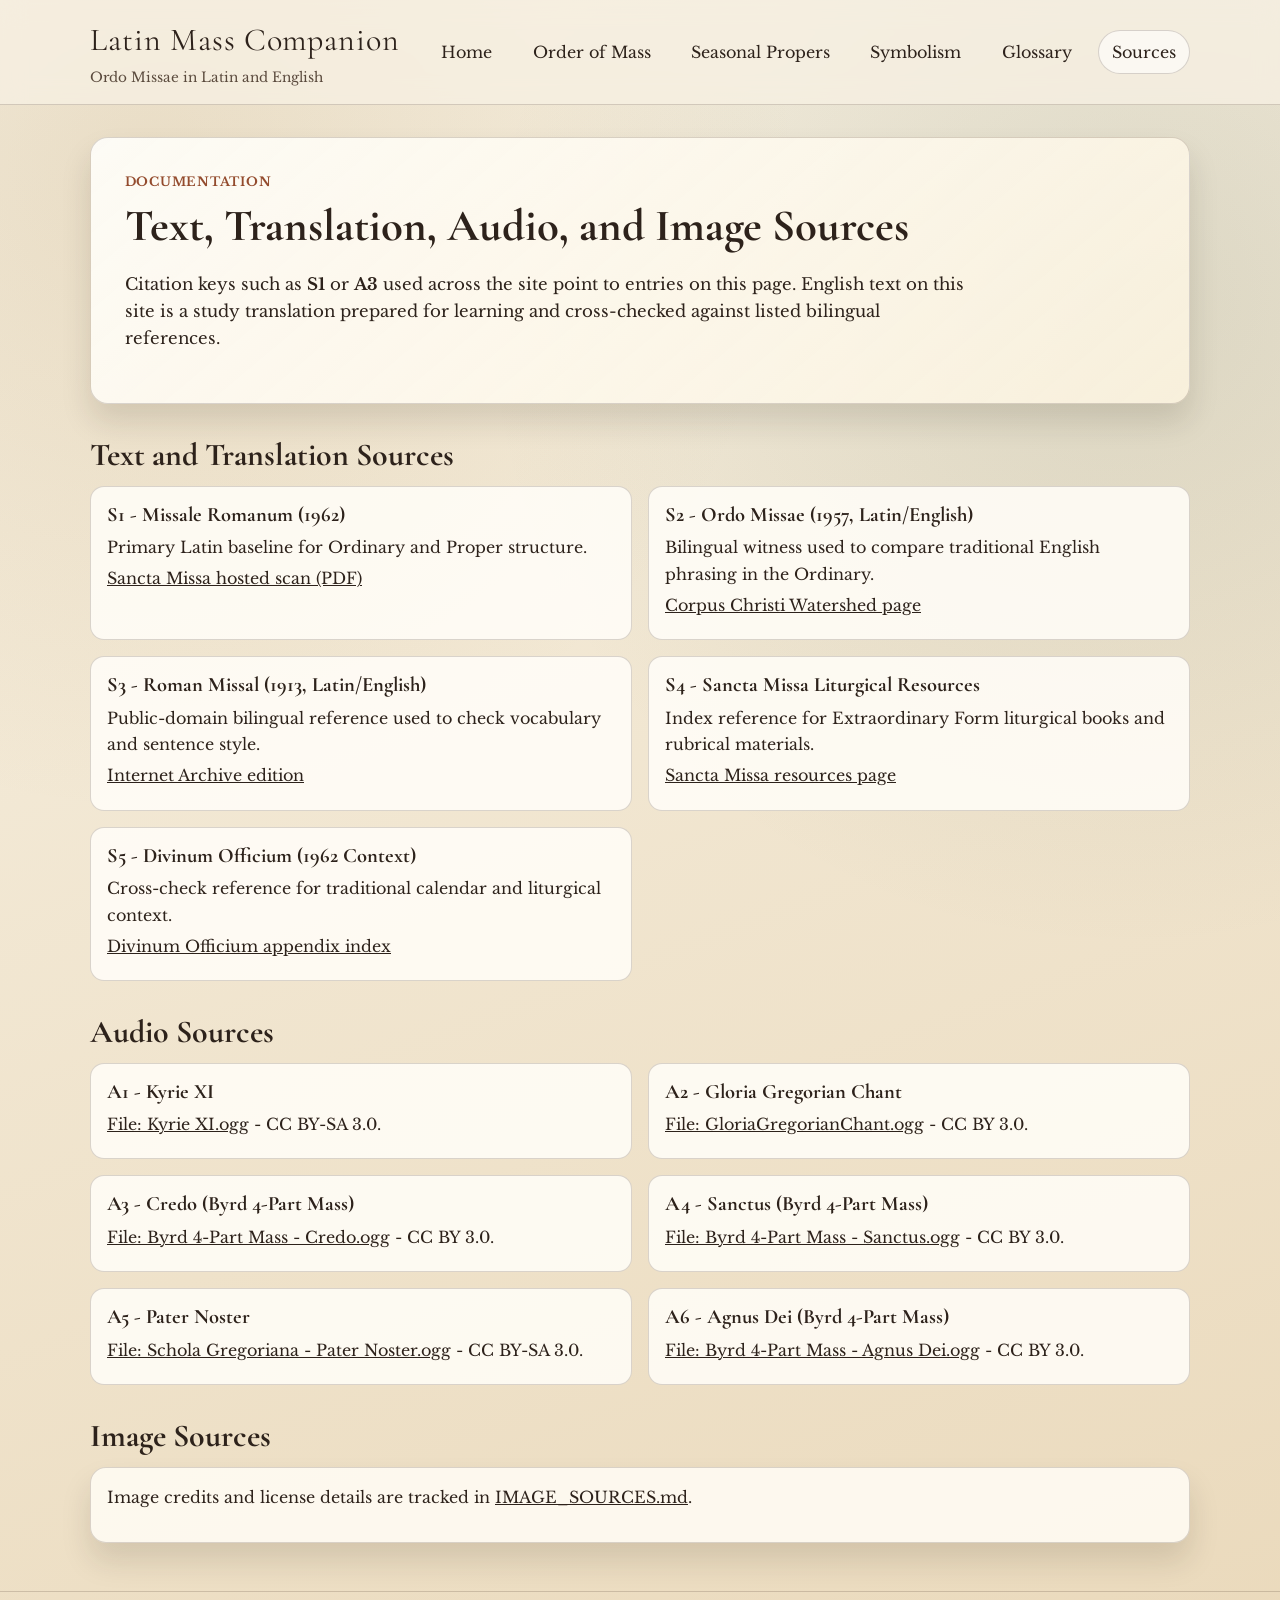
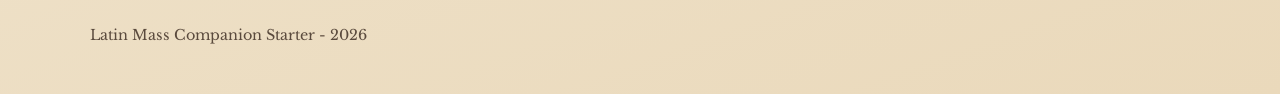
<file: latin-mass-php-site/parts/sources.html>
<!doctype html>
<html lang="en">
  <head>
    <meta charset="utf-8">
    <meta name="viewport" content="width=device-width, initial-scale=1">
    <title>Sources and Citations | Latin Mass Companion</title>
    <meta name="description" content="Source notes for Latin texts, English translations, audio pronunciation clips, and images.">
    <link rel="preconnect" href="https://fonts.googleapis.com">
    <link rel="preconnect" href="https://fonts.gstatic.com" crossorigin>
    <link href="https://fonts.googleapis.com/css2?family=Cormorant+Garamond:wght@500;600;700&family=Libre+Baskerville:wght@400;700&display=swap" rel="stylesheet">
    <link rel="stylesheet" href="../assets/css/styles.css">
  </head>
  <body>
    <header class="site-header">
      <div class="page-wrap">
        <a class="brand" href="../index.html">
          <p class="brand-title">Latin Mass Companion</p>
          <p class="brand-sub">Ordo Missae in Latin and English</p>
        </a>
        <button class="nav-toggle" data-nav-toggle aria-expanded="false" aria-controls="site-nav">Menu</button>
        <nav class="site-nav" id="site-nav" data-nav>
          <a href="../index.html">Home</a>
          <a href="order-of-mass.html">Order of Mass</a>
          <a href="seasonal-propers.html">Seasonal Propers</a>
          <a href="symbolism-guide.html">Symbolism</a>
          <a href="glossary.html">Glossary</a>
          <a href="sources.html">Sources</a>
        </nav>
      </div>
    </header>

    <main class="page-wrap">
      <section class="hero reveal">
        <p class="kicker">Documentation</p>
        <h1>Text, Translation, Audio, and Image Sources</h1>
        <p class="lead">
          Citation keys such as <strong>S1</strong> or <strong>A3</strong> used across the site point to entries on this page.
          English text on this site is a study translation prepared for learning and cross-checked against listed bilingual references.
        </p>
      </section>

      <section class="section reveal" style="animation-delay: 0.1s;">
        <h2>Text and Translation Sources</h2>
        <div class="citation-list">
          <article class="citation-card" id="s1">
            <h3>S1 - Missale Romanum (1962)</h3>
            <p>Primary Latin baseline for Ordinary and Proper structure.</p>
            <p>
              <a href="https://www.sanctamissa.org/_files/ugd/820f88_d6c66ee6412f4df5b0a2bff9d2175af8.pdf">Sancta Missa hosted scan (PDF)</a>
            </p>
          </article>

          <article class="citation-card" id="s2">
            <h3>S2 - Ordo Missae (1957, Latin/English)</h3>
            <p>Bilingual witness used to compare traditional English phrasing in the Ordinary.</p>
            <p>
              <a href="https://www.ccwatershed.org/2014/11/21/1957-ordo-missae-latin-english/">Corpus Christi Watershed page</a>
            </p>
          </article>

          <article class="citation-card" id="s3">
            <h3>S3 - Roman Missal (1913, Latin/English)</h3>
            <p>Public-domain bilingual reference used to check vocabulary and sentence style.</p>
            <p>
              <a href="https://archive.org/details/romanmissaladapt00unknuoft">Internet Archive edition</a>
            </p>
          </article>

          <article class="citation-card" id="s4">
            <h3>S4 - Sancta Missa Liturgical Resources</h3>
            <p>Index reference for Extraordinary Form liturgical books and rubrical materials.</p>
            <p>
              <a href="https://www.sanctamissa.org/liturgical-resources">Sancta Missa resources page</a>
            </p>
          </article>

          <article class="citation-card" id="s5">
            <h3>S5 - Divinum Officium (1962 Context)</h3>
            <p>Cross-check reference for traditional calendar and liturgical context.</p>
            <p>
              <a href="https://www2.divinumofficium.com/cgi-bin/horas/Pofficium.pl?command=Appendix+Index&date1=11-17-2025&lang2=English&version=Ordo+Praedicatorum+-+1962&votive=C5">Divinum Officium appendix index</a>
            </p>
          </article>
        </div>
      </section>

      <section class="section reveal" style="animation-delay: 0.2s;">
        <h2>Audio Sources</h2>
        <div class="citation-list">
          <article class="citation-card" id="a1">
            <h3>A1 - Kyrie XI</h3>
            <p><a href="https://commons.wikimedia.org/wiki/File:Kyrie_XI.ogg">File: Kyrie XI.ogg</a> - CC BY-SA 3.0.</p>
          </article>
          <article class="citation-card" id="a2">
            <h3>A2 - Gloria Gregorian Chant</h3>
            <p><a href="https://commons.wikimedia.org/wiki/File:GloriaGregorianChant.ogg">File: GloriaGregorianChant.ogg</a> - CC BY 3.0.</p>
          </article>
          <article class="citation-card" id="a3">
            <h3>A3 - Credo (Byrd 4-Part Mass)</h3>
            <p><a href="https://commons.wikimedia.org/wiki/File:Byrd_4-Part_Mass_-_Credo.ogg">File: Byrd 4-Part Mass - Credo.ogg</a> - CC BY 3.0.</p>
          </article>
          <article class="citation-card" id="a4">
            <h3>A4 - Sanctus (Byrd 4-Part Mass)</h3>
            <p><a href="https://commons.wikimedia.org/wiki/File:Byrd_4-Part_Mass_-_Sanctus.ogg">File: Byrd 4-Part Mass - Sanctus.ogg</a> - CC BY 3.0.</p>
          </article>
          <article class="citation-card" id="a5">
            <h3>A5 - Pater Noster</h3>
            <p><a href="https://commons.wikimedia.org/wiki/File:Schola_Gregoriana-Pater_Noster.ogg">File: Schola Gregoriana - Pater Noster.ogg</a> - CC BY-SA 3.0.</p>
          </article>
          <article class="citation-card" id="a6">
            <h3>A6 - Agnus Dei (Byrd 4-Part Mass)</h3>
            <p><a href="https://commons.wikimedia.org/wiki/File:Byrd_4-Part_Mass_-_Agnus_Dei.ogg">File: Byrd 4-Part Mass - Agnus Dei.ogg</a> - CC BY 3.0.</p>
          </article>
        </div>
      </section>

      <section class="section reveal" style="animation-delay: 0.3s;">
        <h2>Image Sources</h2>
        <article class="card">
          <p>
            Image credits and license details are tracked in
            <a href="../IMAGE_SOURCES.md">IMAGE_SOURCES.md</a>.
          </p>
        </article>
      </section>
    </main>

    <footer class="footer">
      <div class="page-wrap">
        <p>Latin Mass Companion Starter - <span data-year></span></p>
      </div>
    </footer>

    <script src="../assets/js/site.js"></script>
  </body>
</html>
</file>
<file: assets/css/styles.css>
:root {
  --bg-paper: #f7f1e3;
  --bg-wash: #ead9bb;
  --ink: #2d221b;
  --ink-soft: #5a4a3d;
  --gold: #9f7530;
  --terracotta: #934b2d;
  --pine: #4d6654;
  --card: rgba(255, 252, 244, 0.88);
  --line: rgba(69, 53, 40, 0.2);
  --shadow: 0 18px 30px rgba(41, 28, 18, 0.13);
  --radius: 18px;
}

* {
  box-sizing: border-box;
}

html,
body {
  margin: 0;
  padding: 0;
}

body {
  font-family: "Libre Baskerville", Georgia, "Times New Roman", serif;
  color: var(--ink);
  line-height: 1.65;
  background:
    radial-gradient(circle at 12% 10%, rgba(159, 117, 48, 0.15), transparent 34%),
    radial-gradient(circle at 88% 18%, rgba(77, 102, 84, 0.14), transparent 36%),
    linear-gradient(160deg, var(--bg-paper), var(--bg-wash));
  min-height: 100vh;
}

a {
  color: inherit;
}

.page-wrap {
  width: min(1100px, 92vw);
  margin: 0 auto;
}

.site-header {
  position: sticky;
  top: 0;
  z-index: 50;
  backdrop-filter: blur(12px);
  border-bottom: 1px solid var(--line);
  background: rgba(247, 241, 227, 0.75);
}

.site-header .page-wrap {
  display: flex;
  align-items: center;
  justify-content: space-between;
  gap: 1rem;
  padding: 0.9rem 0;
}

.brand {
  text-decoration: none;
}

.brand-title {
  margin: 0;
  font-family: "Cormorant Garamond", "Times New Roman", serif;
  font-size: clamp(1.4rem, 1.2rem + 1vw, 2.1rem);
  letter-spacing: 0.03em;
}

.brand-sub {
  margin: 0;
  color: var(--ink-soft);
  font-size: 0.85rem;
}

.nav-toggle {
  display: none;
  border: 1px solid var(--line);
  background: var(--card);
  padding: 0.55rem 0.8rem;
  border-radius: 10px;
  font: inherit;
}

.site-nav {
  display: flex;
  align-items: center;
  gap: 0.8rem;
  flex-wrap: wrap;
}

.site-nav a {
  text-decoration: none;
  padding: 0.5rem 0.8rem;
  border-radius: 999px;
  border: 1px solid transparent;
}

.site-nav a:hover,
.site-nav a.active {
  border-color: var(--line);
  background: rgba(255, 255, 255, 0.6);
}

.hero {
  margin: 2rem 0;
  padding: clamp(1.2rem, 3vw, 2.1rem);
  border: 1px solid var(--line);
  border-radius: var(--radius);
  background: linear-gradient(140deg, rgba(255, 254, 250, 0.9), rgba(255, 246, 226, 0.78));
  box-shadow: var(--shadow);
}

.kicker {
  margin: 0;
  color: var(--terracotta);
  letter-spacing: 0.06em;
  text-transform: uppercase;
  font-size: 0.78rem;
  font-weight: 700;
}

h1,
h2,
h3 {
  font-family: "Cormorant Garamond", "Times New Roman", serif;
  margin-top: 0;
  line-height: 1.2;
}

h1 {
  margin: 0.5rem 0 1rem;
  font-size: clamp(1.9rem, 1.6rem + 1.5vw, 3rem);
}

h2 {
  margin-bottom: 0.7rem;
  font-size: clamp(1.5rem, 1.35rem + 0.8vw, 2.1rem);
}

h3 {
  font-size: 1.28rem;
  margin-bottom: 0.55rem;
}

.lead {
  font-size: 1.04rem;
  max-width: 70ch;
}

.grid {
  display: grid;
  grid-template-columns: repeat(3, minmax(0, 1fr));
  gap: 1rem;
  margin: 1.5rem 0 2rem;
}

.card {
  background: var(--card);
  border: 1px solid var(--line);
  border-radius: 16px;
  padding: 1rem;
  box-shadow: var(--shadow);
}

.card h3,
.card p {
  margin-top: 0;
}

.button {
  display: inline-block;
  text-decoration: none;
  border: 1px solid transparent;
  border-radius: 999px;
  padding: 0.55rem 1rem;
  font-size: 0.93rem;
  font-weight: 700;
}

.button.primary {
  color: #fff8e6;
  background: linear-gradient(135deg, var(--terracotta), #7a2f1d);
}

.button.secondary {
  border-color: var(--line);
  background: rgba(255, 255, 255, 0.5);
}

.button-row {
  display: flex;
  gap: 0.7rem;
  flex-wrap: wrap;
}

.section {
  margin: 2rem 0;
}

.mass-part {
  margin: 1rem 0 1.4rem;
  padding: 1rem;
  border-radius: 14px;
  border: 1px solid var(--line);
  background: rgba(255, 253, 247, 0.8);
}

.part-heading {
  display: flex;
  align-items: baseline;
  justify-content: space-between;
  gap: 1rem;
  flex-wrap: wrap;
}

.part-tag {
  margin: 0;
  color: var(--pine);
  font-size: 0.85rem;
  font-weight: 700;
  letter-spacing: 0.05em;
  text-transform: uppercase;
}

.parallel-text {
  margin: 0.8rem 0 0.7rem;
  display: grid;
  grid-template-columns: repeat(2, minmax(0, 1fr));
  gap: 0.8rem;
}

.language-block {
  border-radius: 12px;
  padding: 0.8rem;
  border: 1px solid rgba(69, 53, 40, 0.16);
  background: rgba(255, 255, 255, 0.63);
}

.language-label {
  display: inline-block;
  margin: 0 0 0.45rem;
  padding: 0.15rem 0.55rem;
  border-radius: 999px;
  font-size: 0.78rem;
  font-weight: 700;
  background: rgba(159, 117, 48, 0.18);
}

.language-block p {
  margin: 0;
}

.symbolism {
  margin: 0.4rem 0 0;
  border-left: 4px solid var(--gold);
  padding-left: 0.8rem;
  color: var(--ink-soft);
}

.guides {
  display: grid;
  grid-template-columns: repeat(2, minmax(0, 1fr));
  gap: 1rem;
}

.guide-card {
  padding: 1rem;
  border-radius: 14px;
  border: 1px solid var(--line);
  background: rgba(255, 253, 247, 0.85);
}

.photo-grid {
  display: grid;
  grid-template-columns: repeat(3, minmax(0, 1fr));
  gap: 1rem;
}

.photo-card {
  margin: 0;
  padding: 0.8rem;
  border-radius: 14px;
  border: 1px solid var(--line);
  background: rgba(255, 253, 247, 0.86);
  box-shadow: var(--shadow);
}

.photo-card img {
  width: 100%;
  aspect-ratio: 4 / 3;
  object-fit: cover;
  display: block;
  border-radius: 10px;
}

.photo-card figcaption {
  margin-top: 0.55rem;
  color: var(--ink-soft);
  font-size: 0.84rem;
  line-height: 1.45;
}

.photo-note {
  margin: 0.6rem 0 0;
  color: var(--ink-soft);
  font-size: 0.86rem;
}

.audio-grid {
  display: grid;
  grid-template-columns: repeat(2, minmax(0, 1fr));
  gap: 1rem;
}

.audio-card {
  padding: 0.95rem;
  border-radius: 14px;
  border: 1px solid var(--line);
  background: rgba(255, 253, 247, 0.86);
}

.audio-card h3 {
  margin-bottom: 0.3rem;
}

.audio-card p {
  margin: 0.2rem 0 0.6rem;
  color: var(--ink-soft);
  font-size: 0.9rem;
}

.audio-card audio {
  width: 100%;
}

.toc-grid {
  display: grid;
  grid-template-columns: repeat(3, minmax(0, 1fr));
  gap: 1rem;
}

.toc-card {
  padding: 0.9rem;
  border-radius: 14px;
  border: 1px solid var(--line);
  background: rgba(255, 253, 247, 0.86);
}

.toc-card h3 {
  margin-bottom: 0.45rem;
}

.toc-card p {
  margin: 0.15rem 0;
}

.toc-card a {
  text-decoration: none;
  border-bottom: 1px solid rgba(69, 53, 40, 0.28);
}

.search-panel {
  margin: 0 0 1rem;
  padding: 0.9rem;
  border-radius: 14px;
  border: 1px solid var(--line);
  background: rgba(255, 253, 247, 0.86);
}

.search-label {
  margin: 0 0 0.4rem;
  font-weight: 700;
  color: var(--terracotta);
}

.search-row {
  display: grid;
  grid-template-columns: 1fr auto;
  gap: 0.7rem;
}

.search-input {
  width: 100%;
  border: 1px solid var(--line);
  border-radius: 10px;
  padding: 0.6rem 0.75rem;
  font: inherit;
  background: rgba(255, 255, 255, 0.75);
}

.search-clear {
  border: 1px solid var(--line);
  border-radius: 10px;
  background: rgba(255, 255, 255, 0.62);
  padding: 0.55rem 0.8rem;
  font: inherit;
}

.search-meta {
  margin: 0.5rem 0 0;
  color: var(--ink-soft);
  font-size: 0.86rem;
}

.is-hidden {
  display: none;
}

.pronounce-grid {
  display: grid;
  grid-template-columns: repeat(2, minmax(0, 1fr));
  gap: 1rem;
}

.pronounce-card {
  padding: 0.9rem;
  border-radius: 14px;
  border: 1px solid var(--line);
  background: rgba(255, 253, 247, 0.86);
}

.pronounce-card h3 {
  margin-bottom: 0.45rem;
}

.pronounce-card p {
  margin: 0.25rem 0;
}

.source-note {
  margin: 0.55rem 0 0;
  color: var(--ink-soft);
  font-size: 0.86rem;
}

.source-note a {
  text-decoration: underline;
}

.citation-list {
  display: grid;
  grid-template-columns: repeat(2, minmax(0, 1fr));
  gap: 1rem;
}

.citation-card {
  padding: 1rem;
  border-radius: 14px;
  border: 1px solid var(--line);
  background: rgba(255, 253, 247, 0.88);
}

.citation-card h3 {
  margin-bottom: 0.45rem;
}

.citation-card p {
  margin: 0.3rem 0;
}

.line-list {
  margin: 0;
  padding-left: 1.1rem;
}

.line-list li {
  margin: 0.25rem 0;
}

.glossary-item {
  padding: 0.8rem 0;
  border-bottom: 1px dashed var(--line);
}

.glossary-item:last-child {
  border-bottom: 0;
}

.term {
  margin: 0;
  font-size: 1.05rem;
  color: var(--terracotta);
}

.footer {
  margin-top: 3rem;
  border-top: 1px solid var(--line);
  padding: 1.1rem 0 2rem;
  color: var(--ink-soft);
  font-size: 0.9rem;
}

.reveal {
  animation: revealUp 0.7s ease both;
}

@keyframes revealUp {
  from {
    opacity: 0;
    transform: translateY(14px);
  }
  to {
    opacity: 1;
    transform: translateY(0);
  }
}

@media (max-width: 920px) {
  .grid {
    grid-template-columns: 1fr 1fr;
  }

  .photo-grid {
    grid-template-columns: 1fr 1fr;
  }

  .toc-grid,
  .audio-grid,
  .pronounce-grid,
  .citation-list {
    grid-template-columns: 1fr;
  }

  .guides {
    grid-template-columns: 1fr;
  }
}

@media (max-width: 760px) {
  .nav-toggle {
    display: inline-block;
  }

  .site-nav {
    display: none;
    width: 100%;
    flex-direction: column;
    align-items: flex-start;
    padding-top: 0.7rem;
  }

  .site-nav.open {
    display: flex;
  }

  .site-header .page-wrap {
    flex-wrap: wrap;
  }

  .grid {
    grid-template-columns: 1fr;
  }

  .parallel-text {
    grid-template-columns: 1fr;
  }

  .photo-grid {
    grid-template-columns: 1fr;
  }

  .search-row {
    grid-template-columns: 1fr;
  }
}
</file>
<file: latin-mass-php-site/assets/css/styles.css>
:root {
  --bg-paper: #f7f1e3;
  --bg-wash: #ead9bb;
  --ink: #2d221b;
  --ink-soft: #5a4a3d;
  --gold: #9f7530;
  --terracotta: #934b2d;
  --pine: #4d6654;
  --card: rgba(255, 252, 244, 0.88);
  --line: rgba(69, 53, 40, 0.2);
  --shadow: 0 18px 30px rgba(41, 28, 18, 0.13);
  --radius: 18px;
}

* {
  box-sizing: border-box;
}

html,
body {
  margin: 0;
  padding: 0;
}

body {
  font-family: "Libre Baskerville", Georgia, "Times New Roman", serif;
  color: var(--ink);
  line-height: 1.65;
  background:
    radial-gradient(circle at 12% 10%, rgba(159, 117, 48, 0.15), transparent 34%),
    radial-gradient(circle at 88% 18%, rgba(77, 102, 84, 0.14), transparent 36%),
    linear-gradient(160deg, var(--bg-paper), var(--bg-wash));
  min-height: 100vh;
}

a {
  color: inherit;
}

.page-wrap {
  width: min(1100px, 92vw);
  margin: 0 auto;
}

.site-header {
  position: sticky;
  top: 0;
  z-index: 50;
  backdrop-filter: blur(12px);
  border-bottom: 1px solid var(--line);
  background: rgba(247, 241, 227, 0.75);
}

.site-header .page-wrap {
  display: flex;
  align-items: center;
  justify-content: space-between;
  gap: 1rem;
  padding: 0.9rem 0;
}

.brand {
  text-decoration: none;
}

.brand-title {
  margin: 0;
  font-family: "Cormorant Garamond", "Times New Roman", serif;
  font-size: clamp(1.4rem, 1.2rem + 1vw, 2.1rem);
  letter-spacing: 0.03em;
}

.brand-sub {
  margin: 0;
  color: var(--ink-soft);
  font-size: 0.85rem;
}

.nav-toggle {
  display: none;
  border: 1px solid var(--line);
  background: var(--card);
  padding: 0.55rem 0.8rem;
  border-radius: 10px;
  font: inherit;
}

.site-nav {
  display: flex;
  align-items: center;
  gap: 0.8rem;
  flex-wrap: wrap;
}

.site-nav a {
  text-decoration: none;
  padding: 0.5rem 0.8rem;
  border-radius: 999px;
  border: 1px solid transparent;
}

.site-nav a:hover,
.site-nav a.active {
  border-color: var(--line);
  background: rgba(255, 255, 255, 0.6);
}

.hero {
  margin: 2rem 0;
  padding: clamp(1.2rem, 3vw, 2.1rem);
  border: 1px solid var(--line);
  border-radius: var(--radius);
  background: linear-gradient(140deg, rgba(255, 254, 250, 0.9), rgba(255, 246, 226, 0.78));
  box-shadow: var(--shadow);
}

.kicker {
  margin: 0;
  color: var(--terracotta);
  letter-spacing: 0.06em;
  text-transform: uppercase;
  font-size: 0.78rem;
  font-weight: 700;
}

h1,
h2,
h3 {
  font-family: "Cormorant Garamond", "Times New Roman", serif;
  margin-top: 0;
  line-height: 1.2;
}

h1 {
  margin: 0.5rem 0 1rem;
  font-size: clamp(1.9rem, 1.6rem + 1.5vw, 3rem);
}

h2 {
  margin-bottom: 0.7rem;
  font-size: clamp(1.5rem, 1.35rem + 0.8vw, 2.1rem);
}

h3 {
  font-size: 1.28rem;
  margin-bottom: 0.55rem;
}

.lead {
  font-size: 1.04rem;
  max-width: 70ch;
}

.grid {
  display: grid;
  grid-template-columns: repeat(3, minmax(0, 1fr));
  gap: 1rem;
  margin: 1.5rem 0 2rem;
}

.card {
  background: var(--card);
  border: 1px solid var(--line);
  border-radius: 16px;
  padding: 1rem;
  box-shadow: var(--shadow);
}

.card h3,
.card p {
  margin-top: 0;
}

.button {
  display: inline-block;
  text-decoration: none;
  border: 1px solid transparent;
  border-radius: 999px;
  padding: 0.55rem 1rem;
  font-size: 0.93rem;
  font-weight: 700;
}

.button.primary {
  color: #fff8e6;
  background: linear-gradient(135deg, var(--terracotta), #7a2f1d);
}

.button.secondary {
  border-color: var(--line);
  background: rgba(255, 255, 255, 0.5);
}

.button-row {
  display: flex;
  gap: 0.7rem;
  flex-wrap: wrap;
}

.section {
  margin: 2rem 0;
}

.mass-part {
  margin: 1rem 0 1.4rem;
  padding: 1rem;
  border-radius: 14px;
  border: 1px solid var(--line);
  background: rgba(255, 253, 247, 0.8);
}

.part-heading {
  display: flex;
  align-items: baseline;
  justify-content: space-between;
  gap: 1rem;
  flex-wrap: wrap;
}

.part-tag {
  margin: 0;
  color: var(--pine);
  font-size: 0.85rem;
  font-weight: 700;
  letter-spacing: 0.05em;
  text-transform: uppercase;
}

.parallel-text {
  margin: 0.8rem 0 0.7rem;
  display: grid;
  grid-template-columns: repeat(2, minmax(0, 1fr));
  gap: 0.8rem;
}

.language-block {
  border-radius: 12px;
  padding: 0.8rem;
  border: 1px solid rgba(69, 53, 40, 0.16);
  background: rgba(255, 255, 255, 0.63);
}

.language-label {
  display: inline-block;
  margin: 0 0 0.45rem;
  padding: 0.15rem 0.55rem;
  border-radius: 999px;
  font-size: 0.78rem;
  font-weight: 700;
  background: rgba(159, 117, 48, 0.18);
}

.language-block p {
  margin: 0;
}

.symbolism {
  margin: 0.4rem 0 0;
  border-left: 4px solid var(--gold);
  padding-left: 0.8rem;
  color: var(--ink-soft);
}

.guides {
  display: grid;
  grid-template-columns: repeat(2, minmax(0, 1fr));
  gap: 1rem;
}

.guide-card {
  padding: 1rem;
  border-radius: 14px;
  border: 1px solid var(--line);
  background: rgba(255, 253, 247, 0.85);
}

.photo-grid {
  display: grid;
  grid-template-columns: repeat(3, minmax(0, 1fr));
  gap: 1rem;
}

.photo-card {
  margin: 0;
  padding: 0.8rem;
  border-radius: 14px;
  border: 1px solid var(--line);
  background: rgba(255, 253, 247, 0.86);
  box-shadow: var(--shadow);
}

.photo-card img {
  width: 100%;
  aspect-ratio: 4 / 3;
  object-fit: cover;
  display: block;
  border-radius: 10px;
}

.photo-card figcaption {
  margin-top: 0.55rem;
  color: var(--ink-soft);
  font-size: 0.84rem;
  line-height: 1.45;
}

.photo-note {
  margin: 0.6rem 0 0;
  color: var(--ink-soft);
  font-size: 0.86rem;
}

.audio-grid {
  display: grid;
  grid-template-columns: repeat(2, minmax(0, 1fr));
  gap: 1rem;
}

.audio-card {
  padding: 0.95rem;
  border-radius: 14px;
  border: 1px solid var(--line);
  background: rgba(255, 253, 247, 0.86);
}

.audio-card h3 {
  margin-bottom: 0.3rem;
}

.audio-card p {
  margin: 0.2rem 0 0.6rem;
  color: var(--ink-soft);
  font-size: 0.9rem;
}

.audio-card audio {
  width: 100%;
}

.source-note {
  margin: 0.55rem 0 0;
  color: var(--ink-soft);
  font-size: 0.86rem;
}

.source-note a {
  text-decoration: underline;
}

.citation-list {
  display: grid;
  grid-template-columns: repeat(2, minmax(0, 1fr));
  gap: 1rem;
}

.citation-card {
  padding: 1rem;
  border-radius: 14px;
  border: 1px solid var(--line);
  background: rgba(255, 253, 247, 0.88);
}

.citation-card h3 {
  margin-bottom: 0.45rem;
}

.citation-card p {
  margin: 0.3rem 0;
}

.line-list {
  margin: 0;
  padding-left: 1.1rem;
}

.line-list li {
  margin: 0.25rem 0;
}

.glossary-item {
  padding: 0.8rem 0;
  border-bottom: 1px dashed var(--line);
}

.glossary-item:last-child {
  border-bottom: 0;
}

.term {
  margin: 0;
  font-size: 1.05rem;
  color: var(--terracotta);
}

.footer {
  margin-top: 3rem;
  border-top: 1px solid var(--line);
  padding: 1.1rem 0 2rem;
  color: var(--ink-soft);
  font-size: 0.9rem;
}

.reveal {
  animation: revealUp 0.7s ease both;
}

@keyframes revealUp {
  from {
    opacity: 0;
    transform: translateY(14px);
  }
  to {
    opacity: 1;
    transform: translateY(0);
  }
}

@media (max-width: 920px) {
  .grid {
    grid-template-columns: 1fr 1fr;
  }

  .photo-grid {
    grid-template-columns: 1fr 1fr;
  }

  .audio-grid,
  .citation-list {
    grid-template-columns: 1fr;
  }

  .guides {
    grid-template-columns: 1fr;
  }
}

@media (max-width: 760px) {
  .nav-toggle {
    display: inline-block;
  }

  .site-nav {
    display: none;
    width: 100%;
    flex-direction: column;
    align-items: flex-start;
    padding-top: 0.7rem;
  }

  .site-nav.open {
    display: flex;
  }

  .site-header .page-wrap {
    flex-wrap: wrap;
  }

  .grid {
    grid-template-columns: 1fr;
  }

  .parallel-text {
    grid-template-columns: 1fr;
  }

  .photo-grid {
    grid-template-columns: 1fr;
  }
}
</file>
